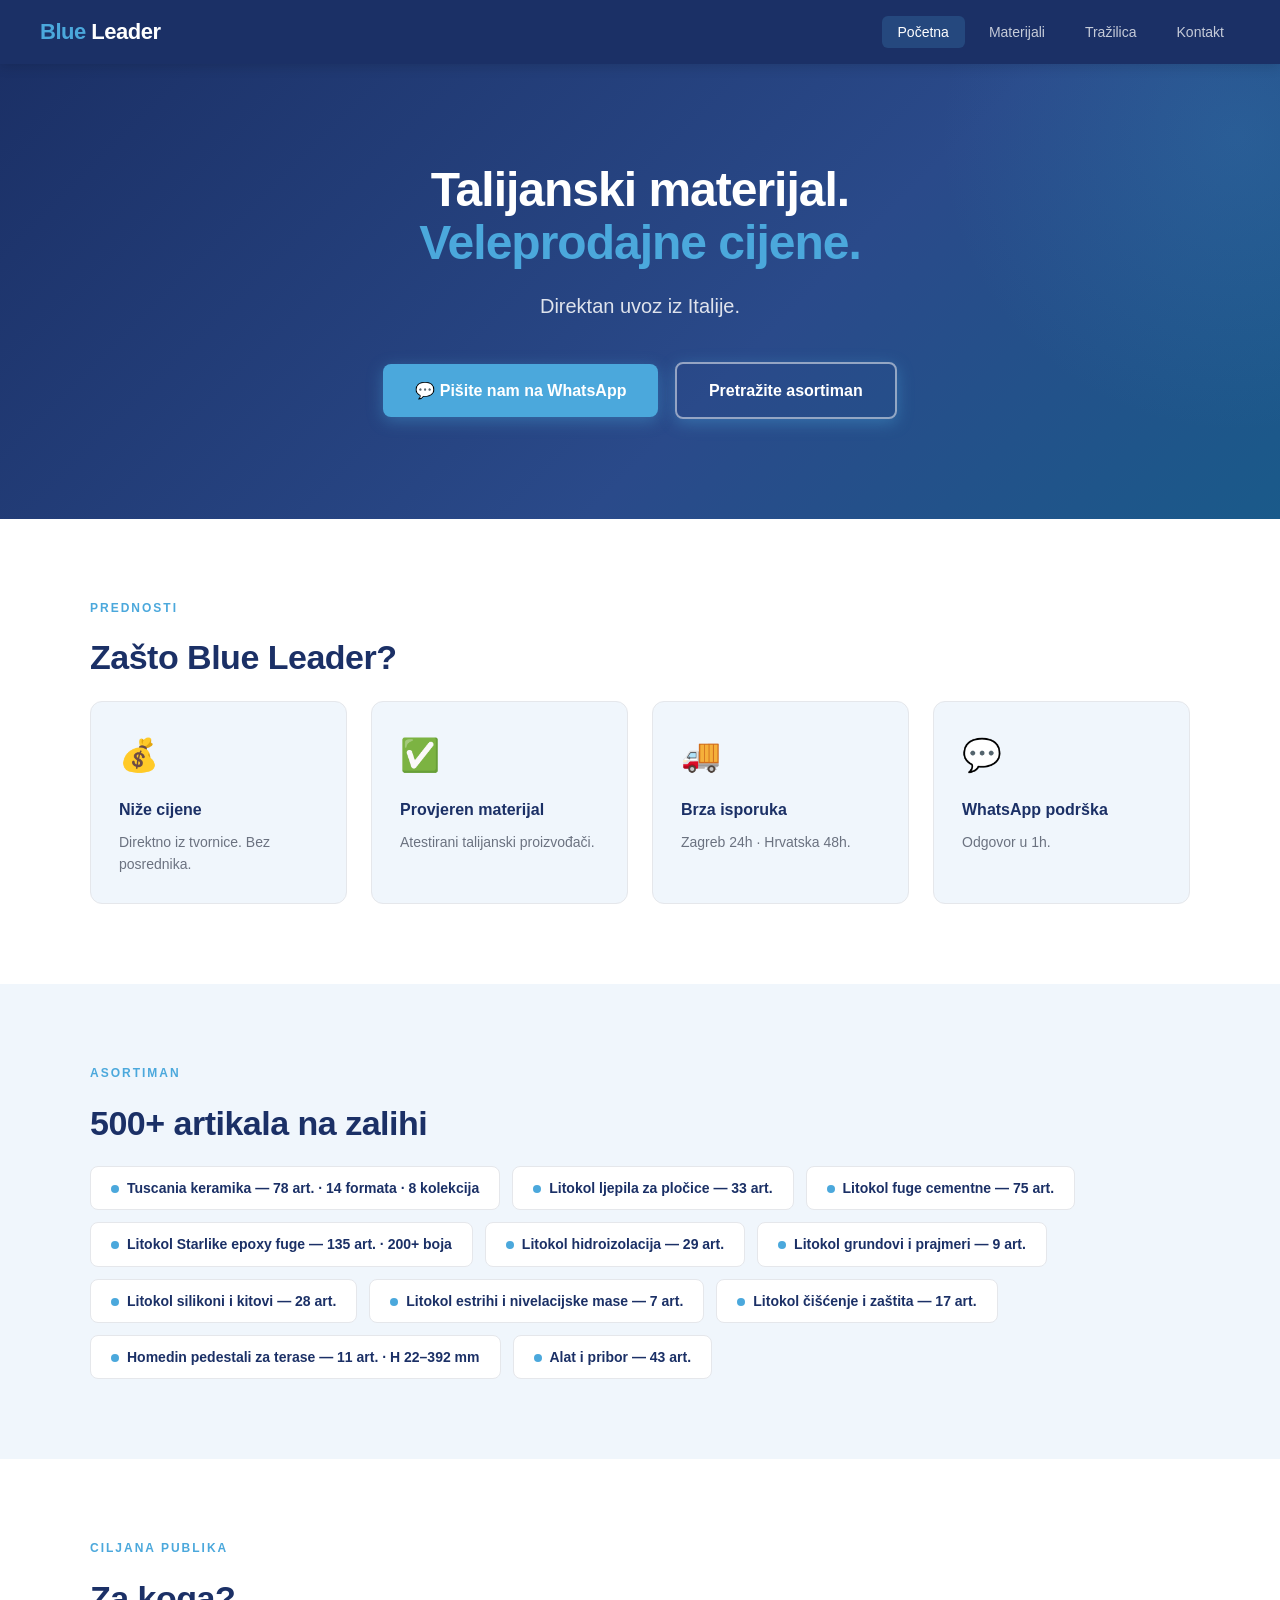
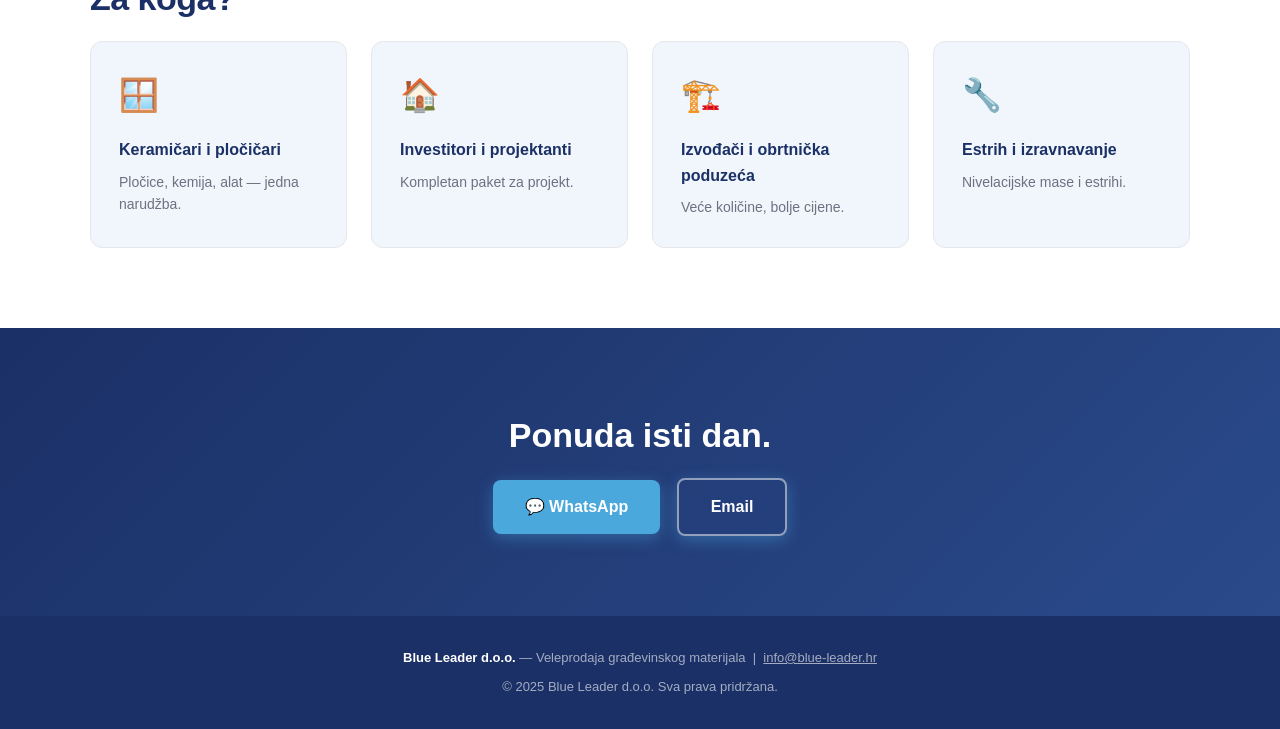
<file: index.html>
<!DOCTYPE html>
<html lang="hr">
<head>
  <meta charset="UTF-8">
  <meta name="viewport" content="width=device-width, initial-scale=1.0">
  <title>Blue Leader — Veleprodaja građevinskog materijala</title>
  <meta name="description" content="Blue Leader d.o.o. — direktni uvoznik talijanskog građevinskog materijala. Tuscania pločice, Litokol ljepila, fuge i hidroizolacija po veleprodajnim cijenama.">
  <link rel="stylesheet" href="style.css">
</head>
<body>

<nav>
  <a href="index.html" class="logo"><span>Blue</span> Leader</a>
  <ul>
    <li><a href="index.html" class="active">Početna</a></li>
    <li><a href="usluge.html">Materijali</a></li>
    <li><a href="trazilica.html">Tražilica</a></li>
    <li><a href="kontakt.html">Kontakt</a></li>
  </ul>
</nav>

<!-- HERO -->
<section class="hero">
  <div class="container">
    <h1>Talijanski materijal.<br><span>Veleprodajne cijene.</span></h1>
    <p>Direktan uvoz iz Italije.</p>
    <a href="https://wa.me/385XXXXXXXXX?text=Pozdrav%2C%20zanima%20me%20va%C5%A1a%20ponuda%20materijala." class="btn" target="_blank">💬 Pišite nam na WhatsApp</a>
    <a href="trazilica.html" class="btn btn-outline">Pretražite asortiman</a>
  </div>
</section>

<!-- ZAŠTO MI -->
<section>
  <div class="container">
    <div class="section-label">Prednosti</div>
    <h2 class="section-title">Zašto Blue Leader?</h2>

    <div class="why-grid">
      <div class="why-card">
        <div class="why-icon">💰</div>
        <h3>Niže cijene</h3>
        <p>Direktno iz tvornice. Bez posrednika.</p>
      </div>
      <div class="why-card">
        <div class="why-icon">✅</div>
        <h3>Provjeren materijal</h3>
        <p>Atestirani talijanski proizvođači.</p>
      </div>
      <div class="why-card">
        <div class="why-icon">🚚</div>
        <h3>Brza isporuka</h3>
        <p>Zagreb 24h · Hrvatska 48h.</p>
      </div>
      <div class="why-card">
        <div class="why-icon">💬</div>
        <h3>WhatsApp podrška</h3>
        <p>Odgovor u 1h.</p>
      </div>
    </div>
  </div>
</section>

<!-- MATERIJALI PREGLED -->
<section class="trades-bg">
  <div class="container">
    <div class="section-label">Asortiman</div>
    <h2 class="section-title">500+ artikala na zalihi</h2>

    <div class="trades-list">
      <div class="trade-tag"><span class="dot"></span>Tuscania keramika — 78 art. · 14 formata · 8 kolekcija</div>
      <div class="trade-tag"><span class="dot"></span>Litokol ljepila za pločice — 33 art.</div>
      <div class="trade-tag"><span class="dot"></span>Litokol fuge cementne — 75 art.</div>
      <div class="trade-tag"><span class="dot"></span>Litokol Starlike epoxy fuge — 135 art. · 200+ boja</div>
      <div class="trade-tag"><span class="dot"></span>Litokol hidroizolacija — 29 art.</div>
      <div class="trade-tag"><span class="dot"></span>Litokol grundovi i prajmeri — 9 art.</div>
      <div class="trade-tag"><span class="dot"></span>Litokol silikoni i kitovi — 28 art.</div>
      <div class="trade-tag"><span class="dot"></span>Litokol estrihi i nivelacijske mase — 7 art.</div>
      <div class="trade-tag"><span class="dot"></span>Litokol čišćenje i zaštita — 17 art.</div>
      <div class="trade-tag"><span class="dot"></span>Homedin pedestali za terase — 11 art. · H 22–392 mm</div>
      <div class="trade-tag"><span class="dot"></span>Alat i pribor — 43 art.</div>
    </div>
  </div>
</section>

<!-- ZA KOGA -->
<section>
  <div class="container">
    <div class="section-label">Ciljana publika</div>
    <h2 class="section-title">Za koga?</h2>

    <div class="why-grid">
      <div class="why-card">
        <div class="why-icon">🪟</div>
        <h3>Keramičari i pločičari</h3>
        <p>Pločice, kemija, alat — jedna narudžba.</p>
      </div>
      <div class="why-card">
        <div class="why-icon">🏠</div>
        <h3>Investitori i projektanti</h3>
        <p>Kompletan paket za projekt.</p>
      </div>
      <div class="why-card">
        <div class="why-icon">🏗️</div>
        <h3>Izvođači i obrtnička poduzeća</h3>
        <p>Veće količine, bolje cijene.</p>
      </div>
      <div class="why-card">
        <div class="why-icon">🔧</div>
        <h3>Estrih i izravnavanje</h3>
        <p>Nivelacijske mase i estrihi.</p>
      </div>
    </div>
  </div>
</section>

<!-- CTA -->
<section class="cta-banner">
  <div class="container">
    <h2>Ponuda isti dan.</h2>
    <a href="https://wa.me/385XXXXXXXXX?text=Pozdrav%2C%20trebam%20ponudu." class="btn" target="_blank">💬 WhatsApp</a>
    <a href="kontakt.html" class="btn btn-outline" style="margin-left:12px">Email</a>
  </div>
</section>

<footer>
  <p><strong>Blue Leader d.o.o.</strong> — Veleprodaja građevinskog materijala &nbsp;|&nbsp; <a href="mailto:info@blue-leader.hr" style="color:rgba(255,255,255,0.6)">info@blue-leader.hr</a></p>
  <p style="margin-top:8px">© 2025 Blue Leader d.o.o. Sva prava pridržana.</p>
</footer>

</body>
</html>
</file>
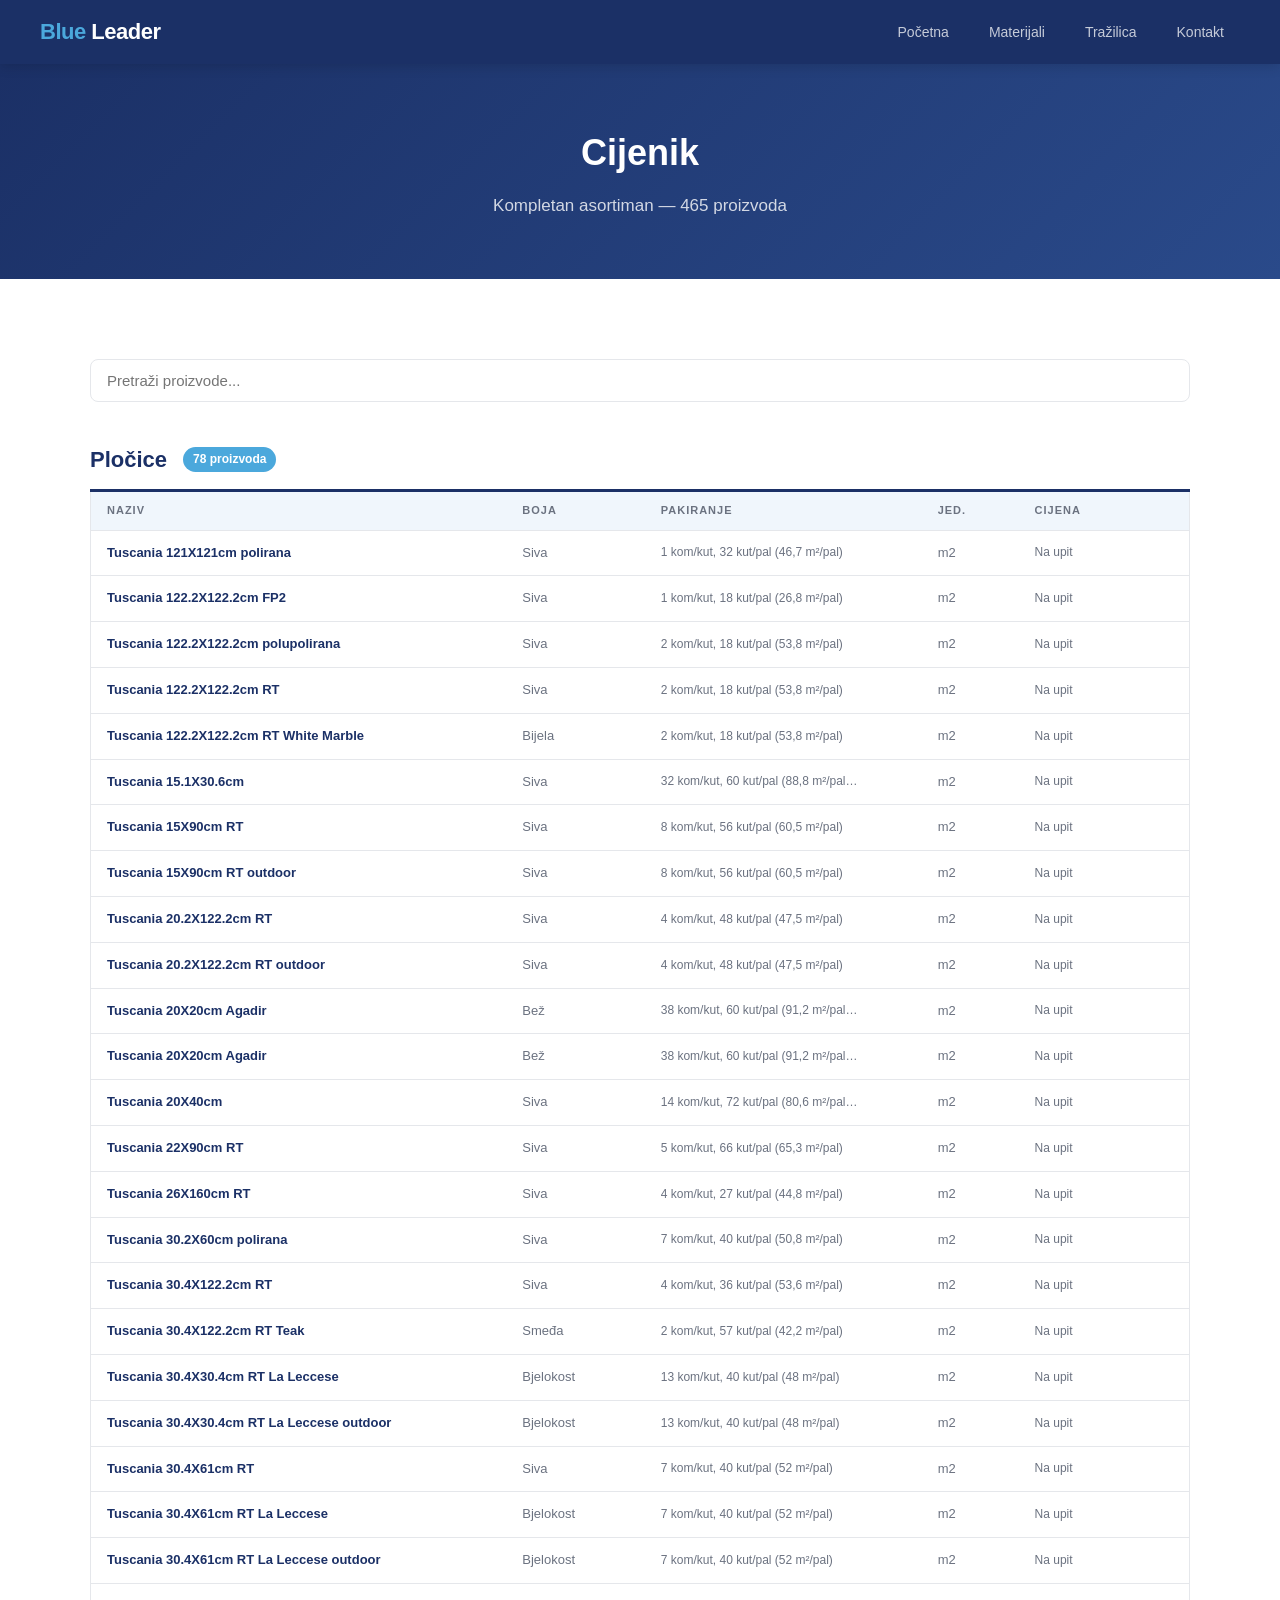
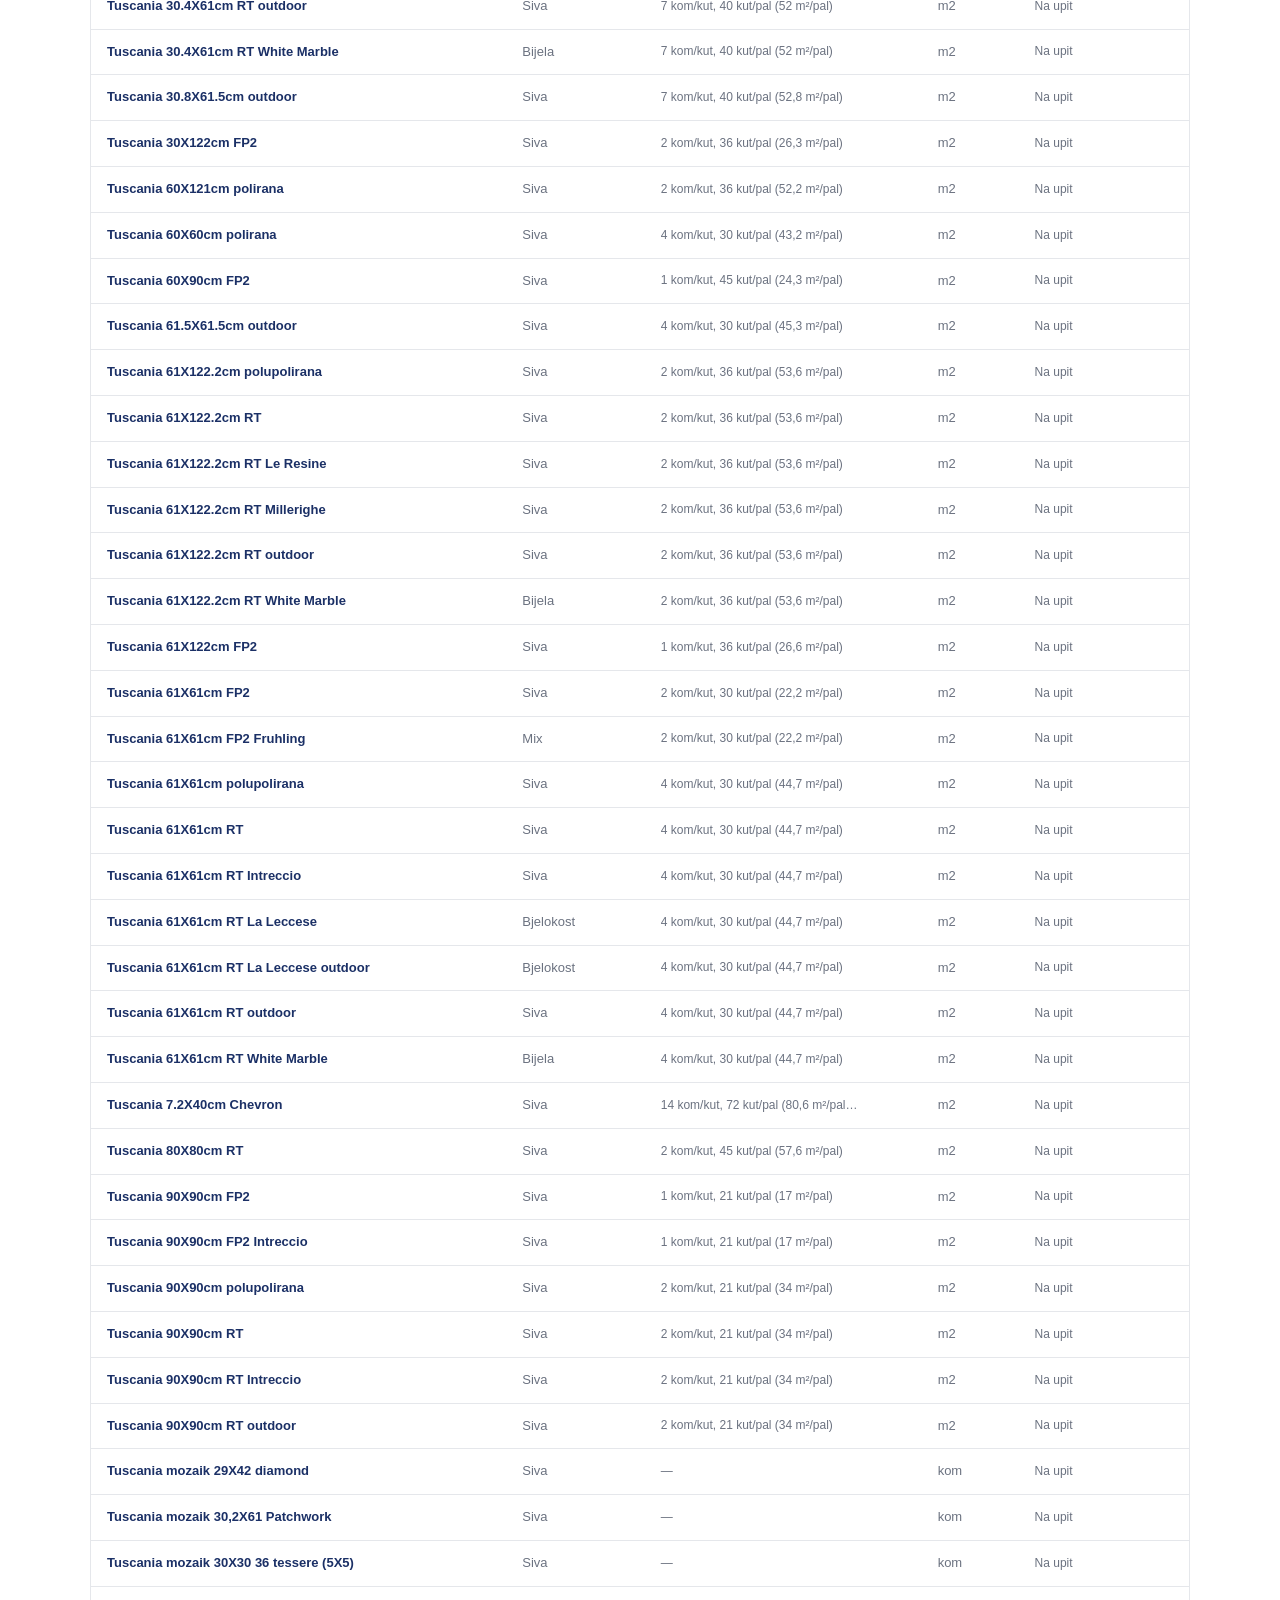
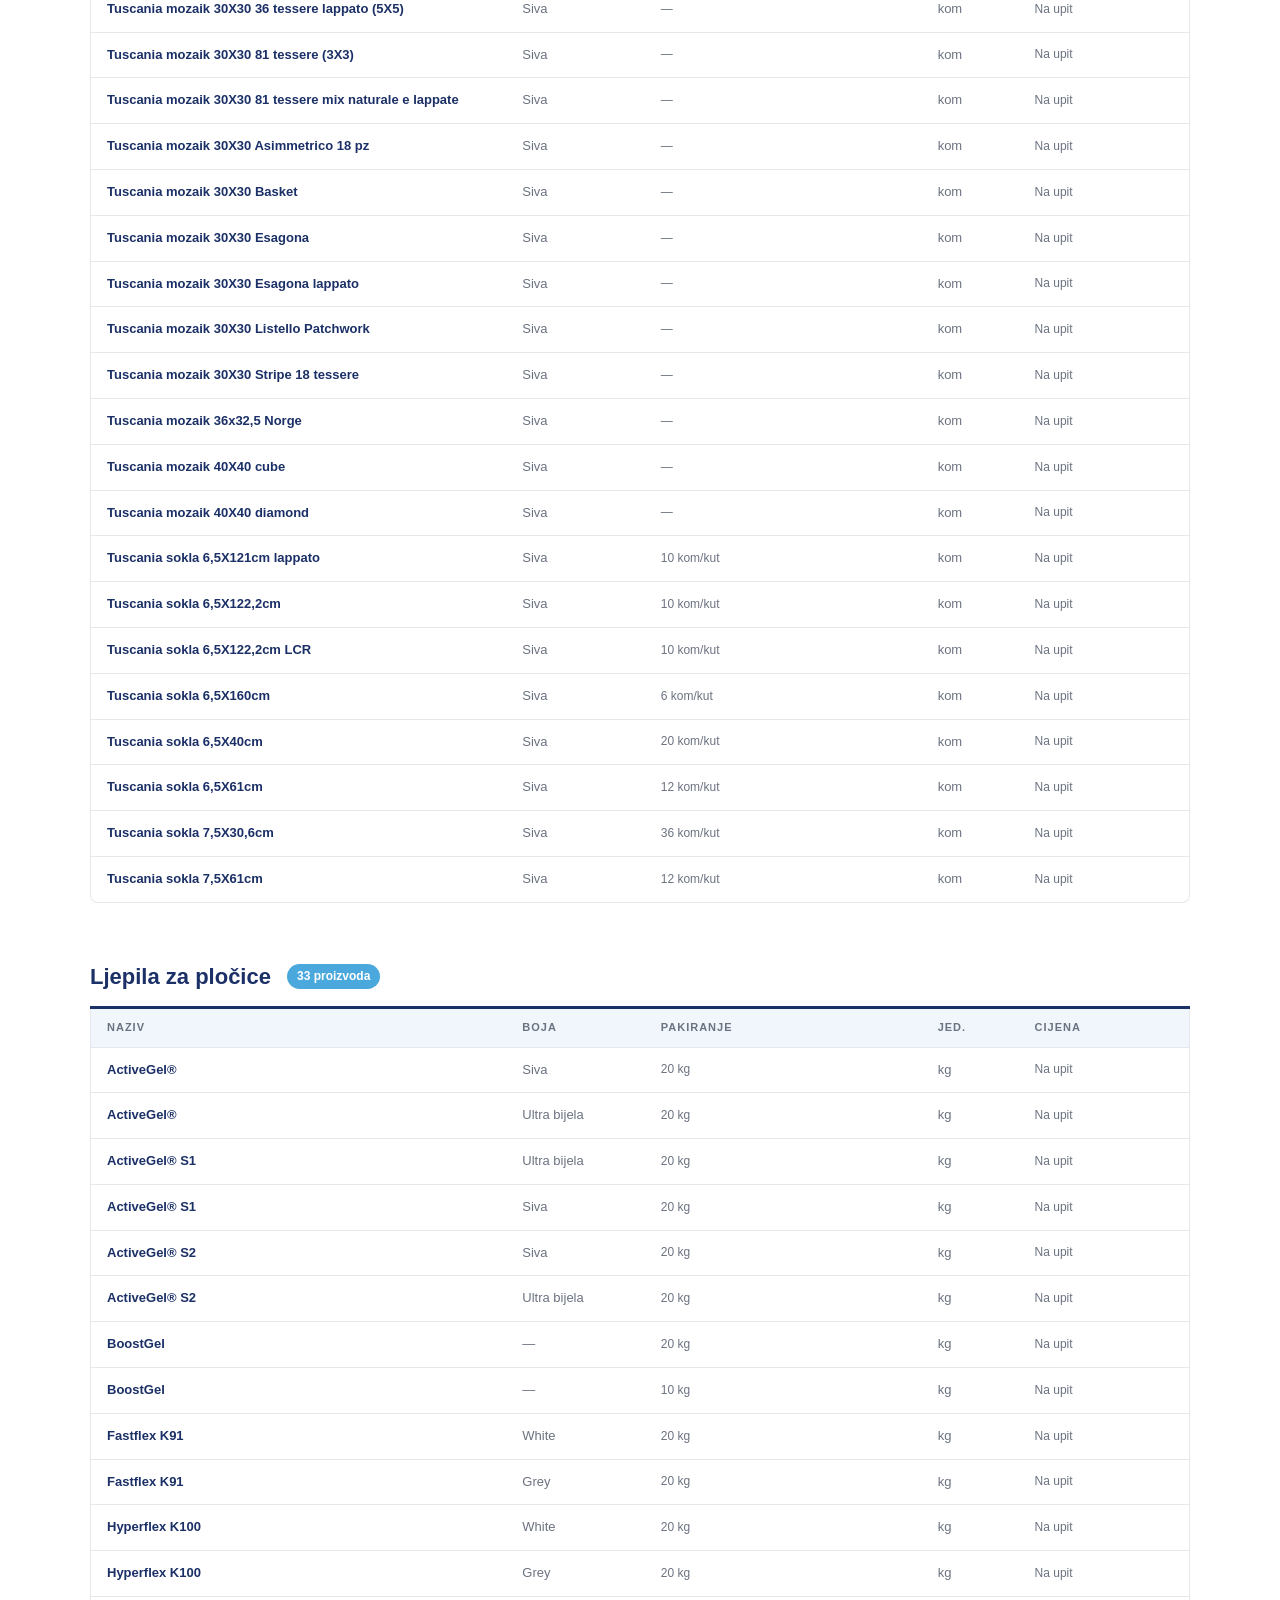
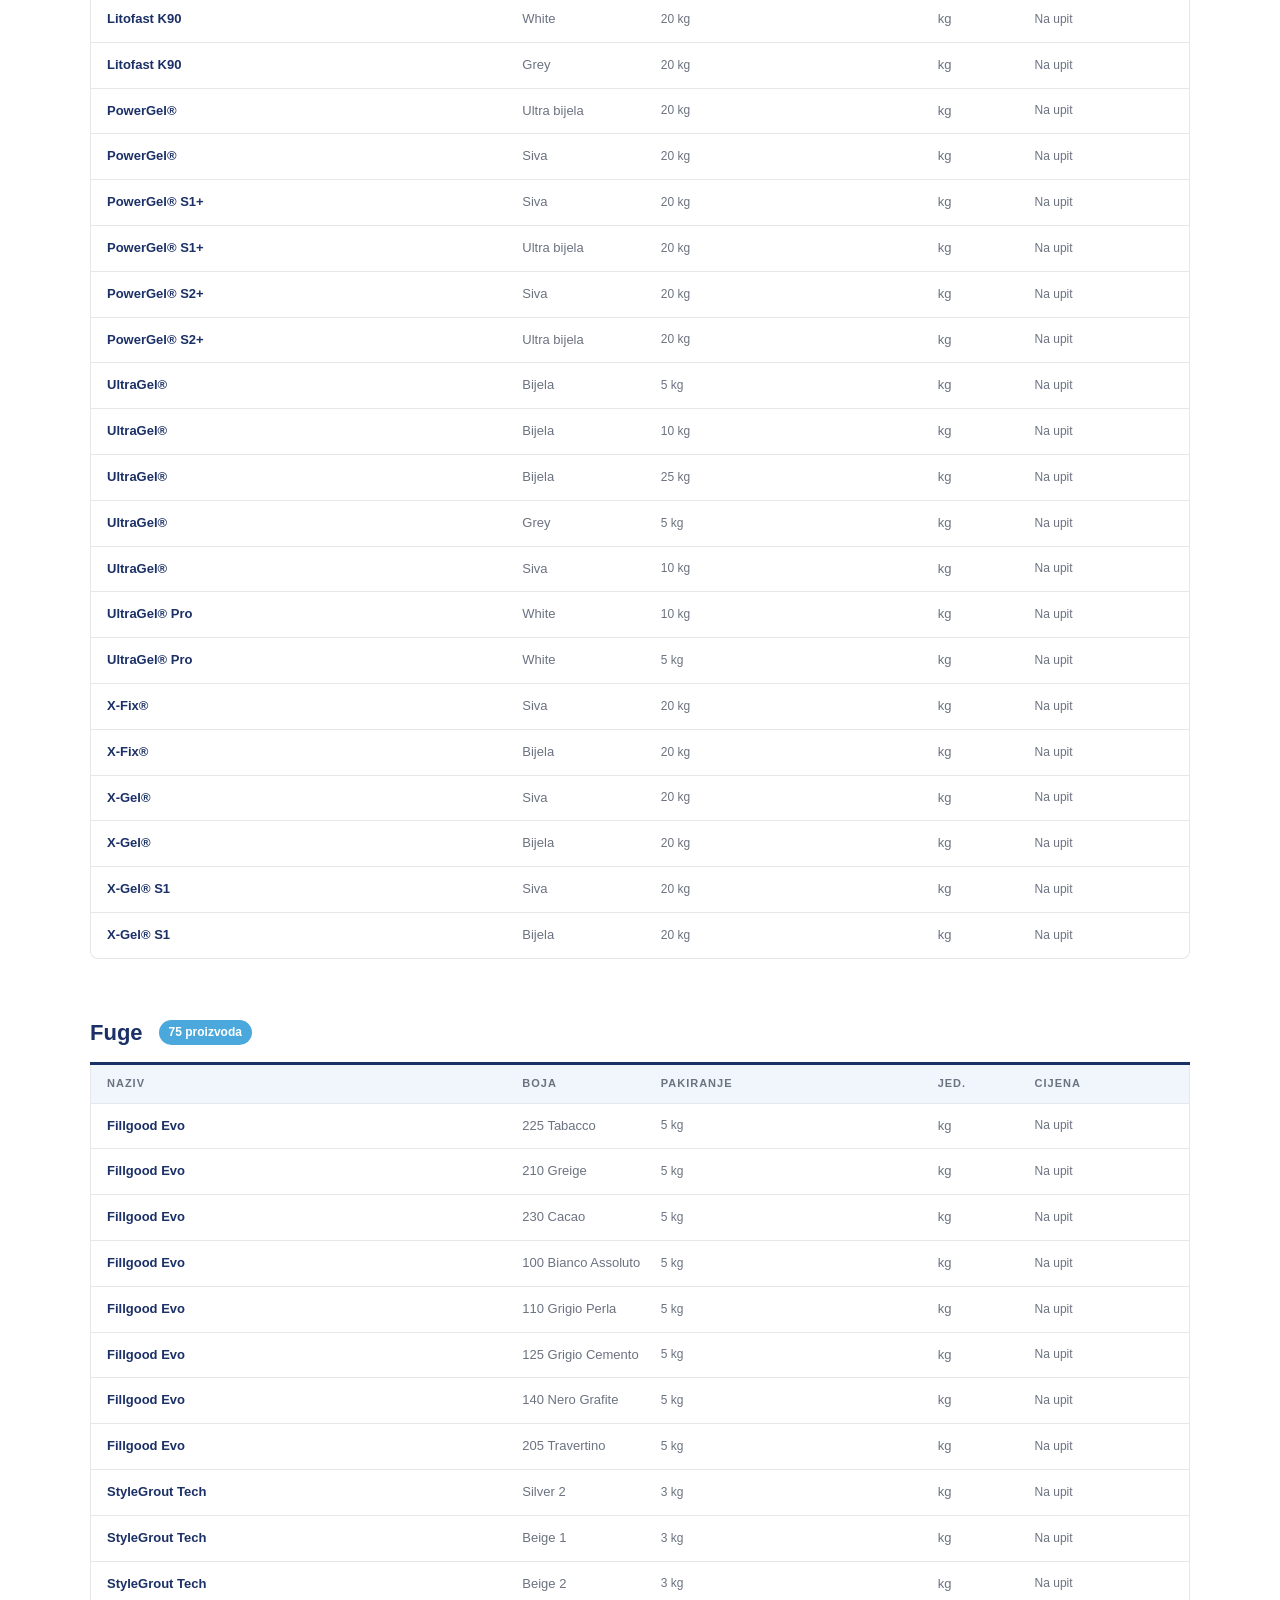
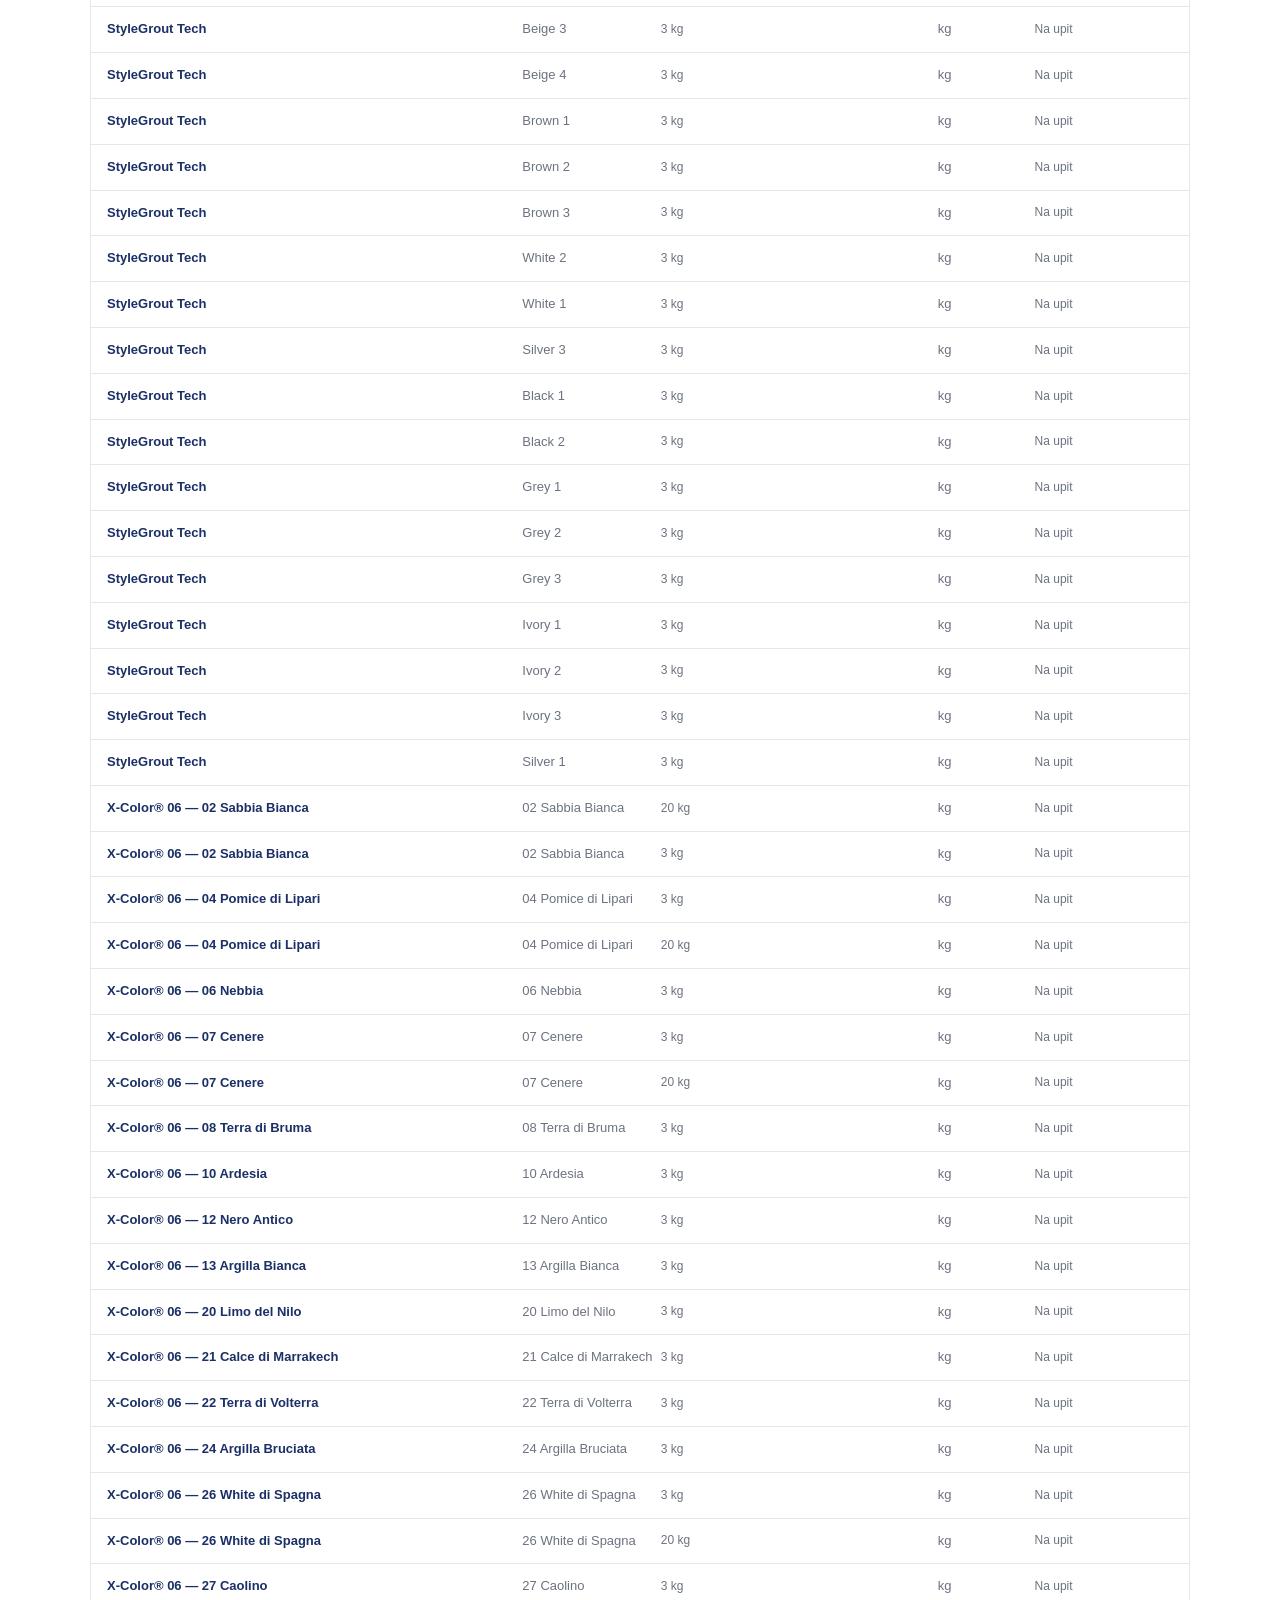
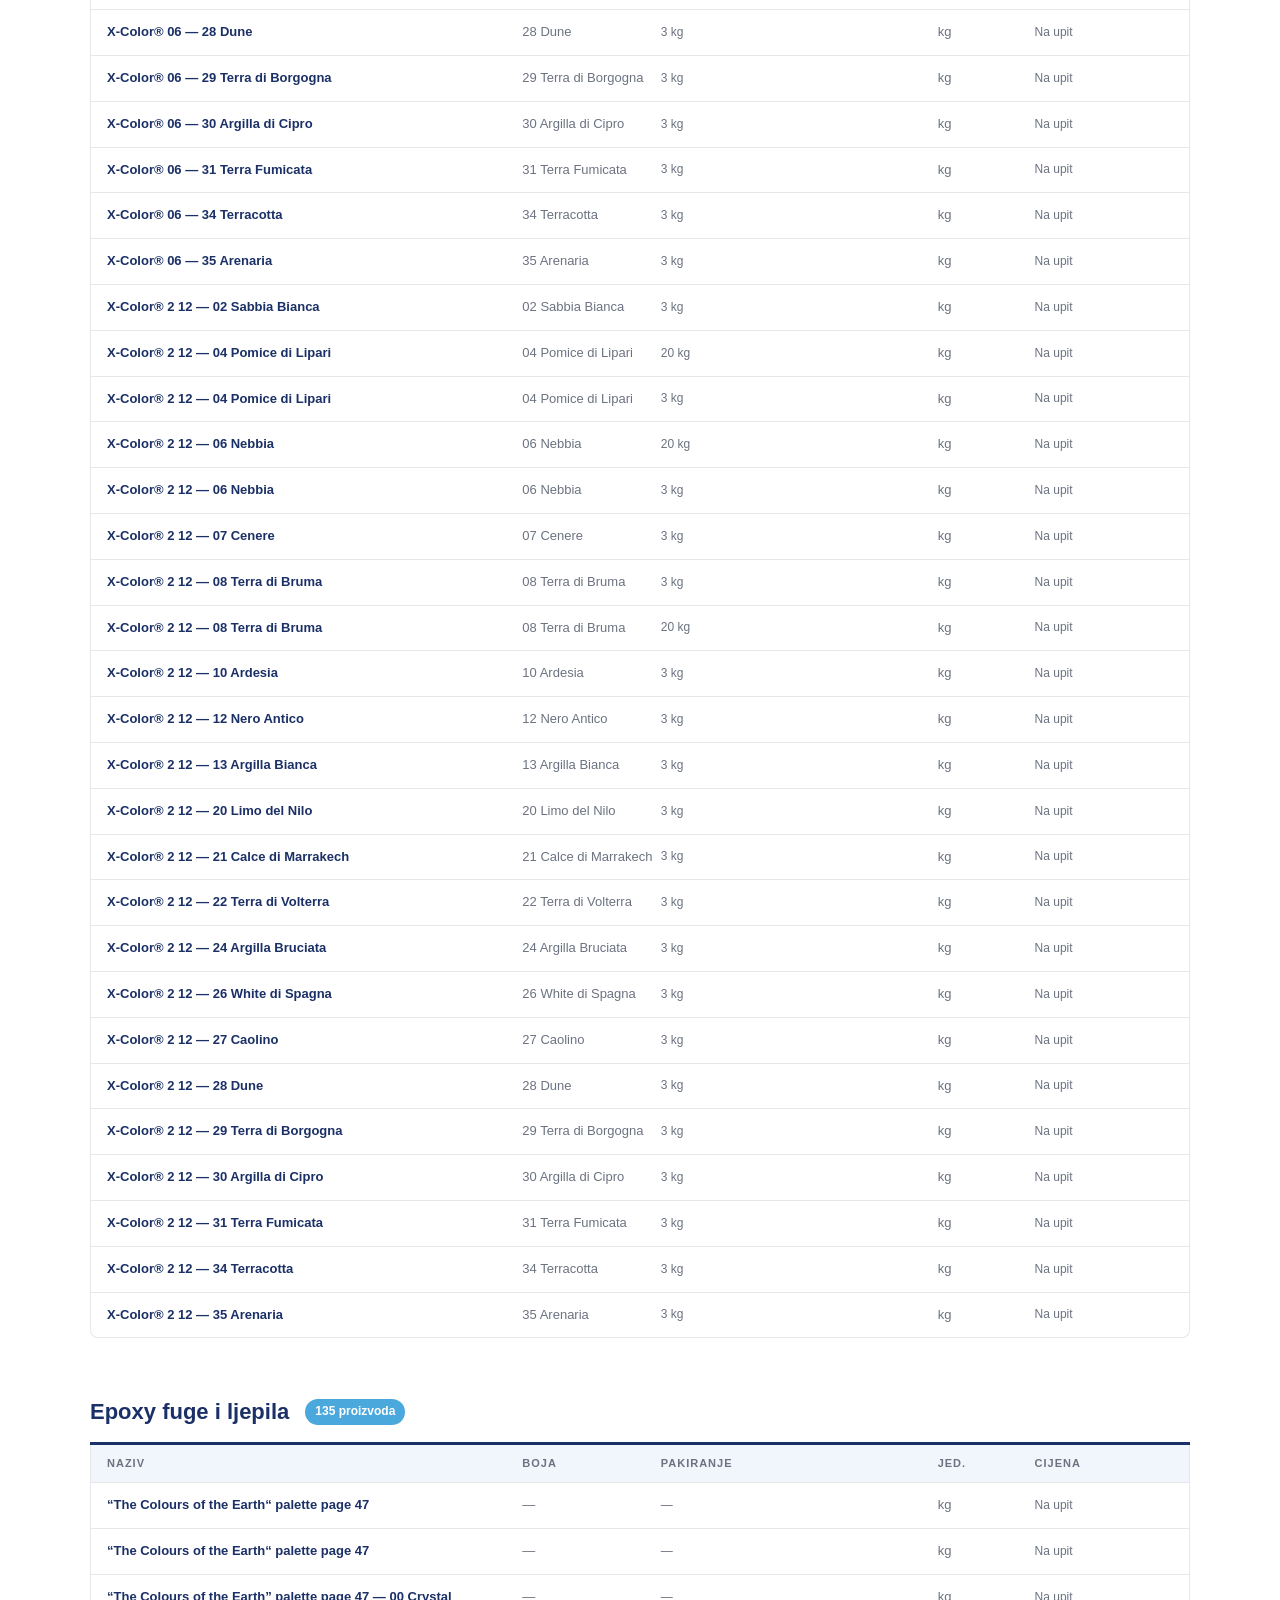
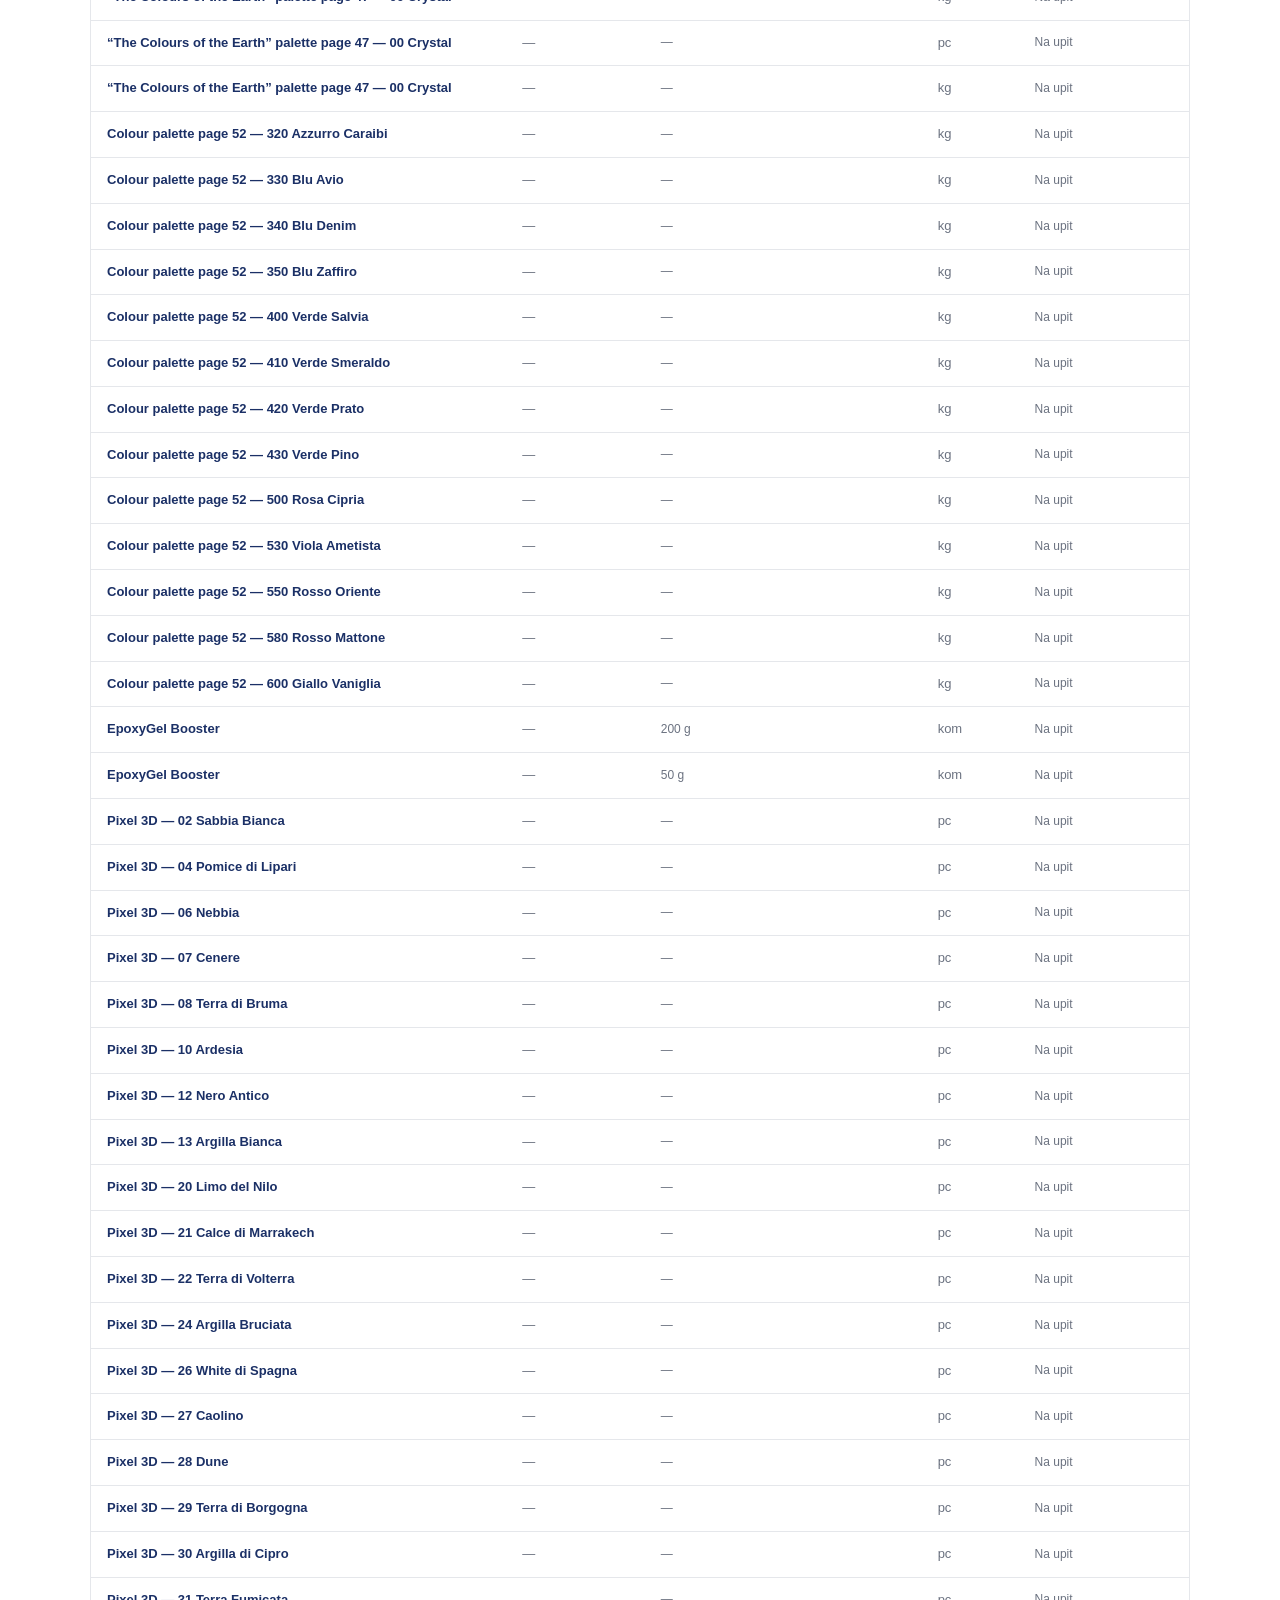
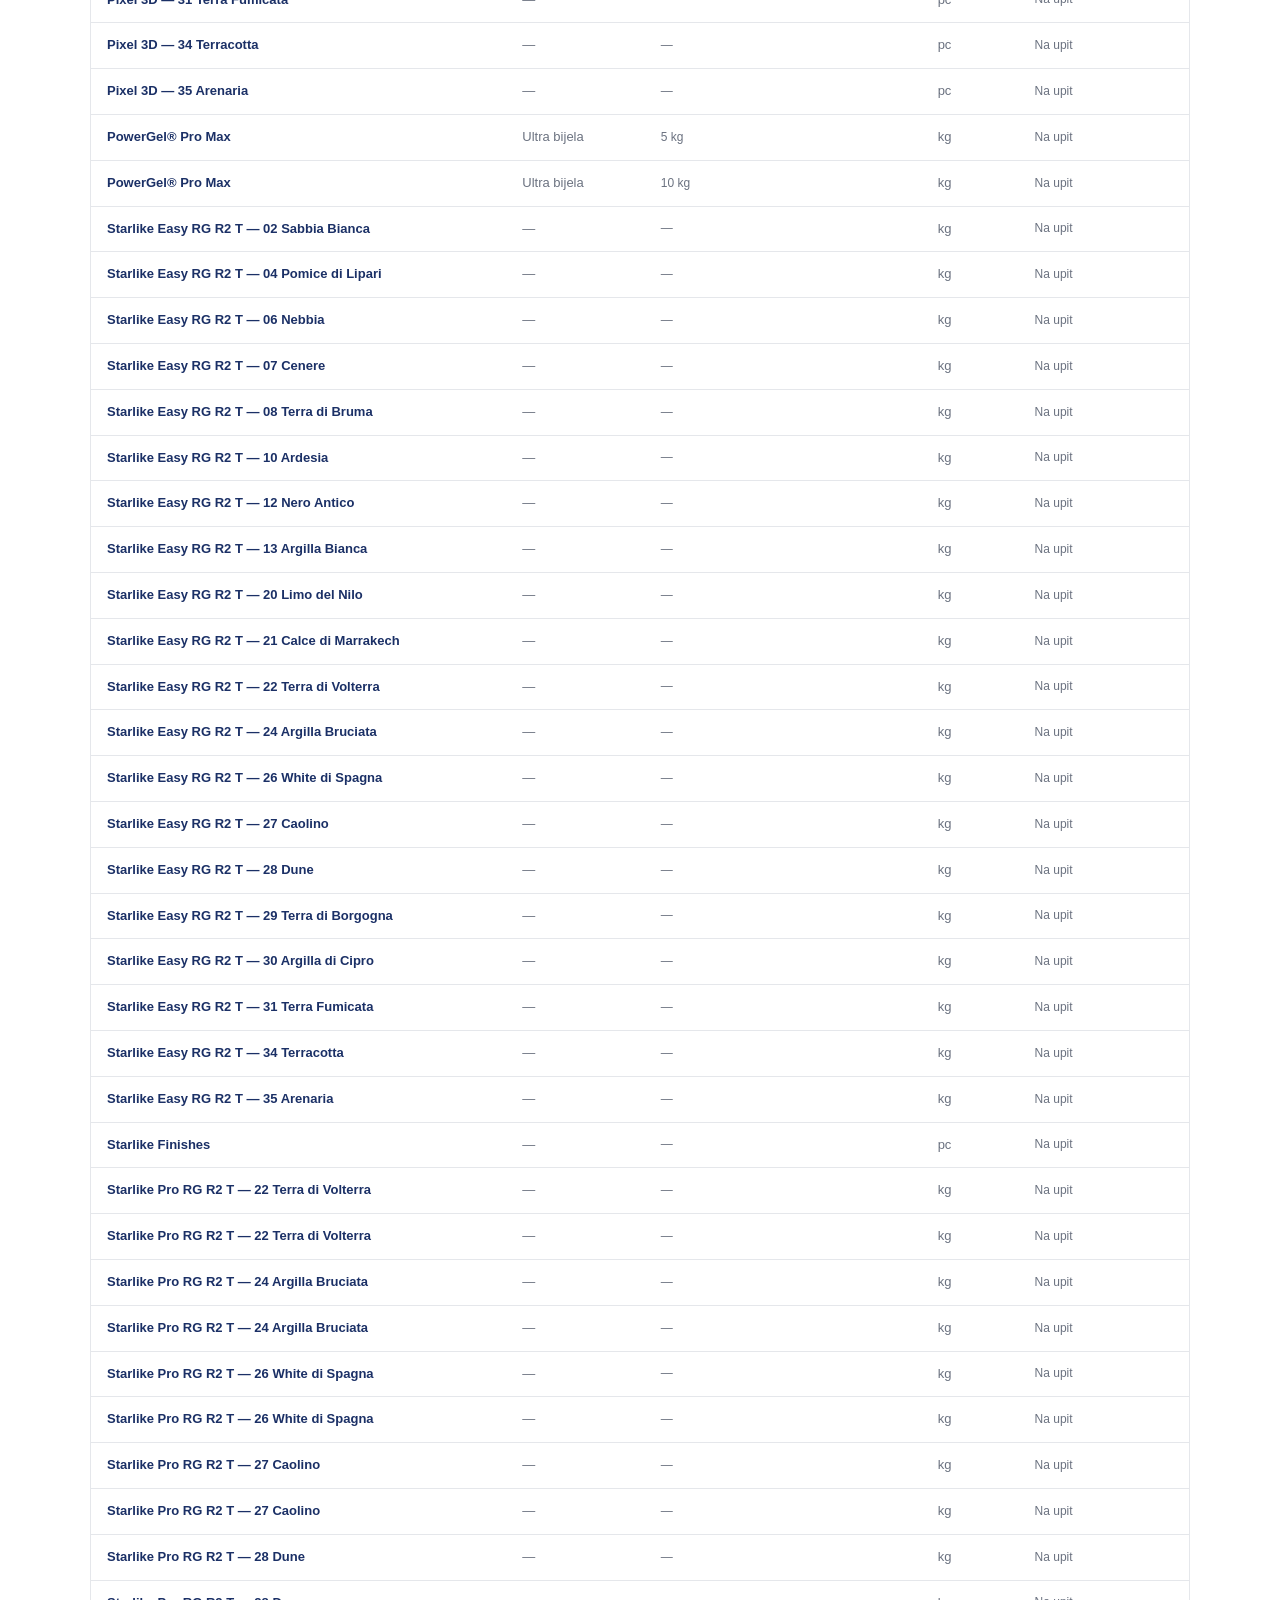
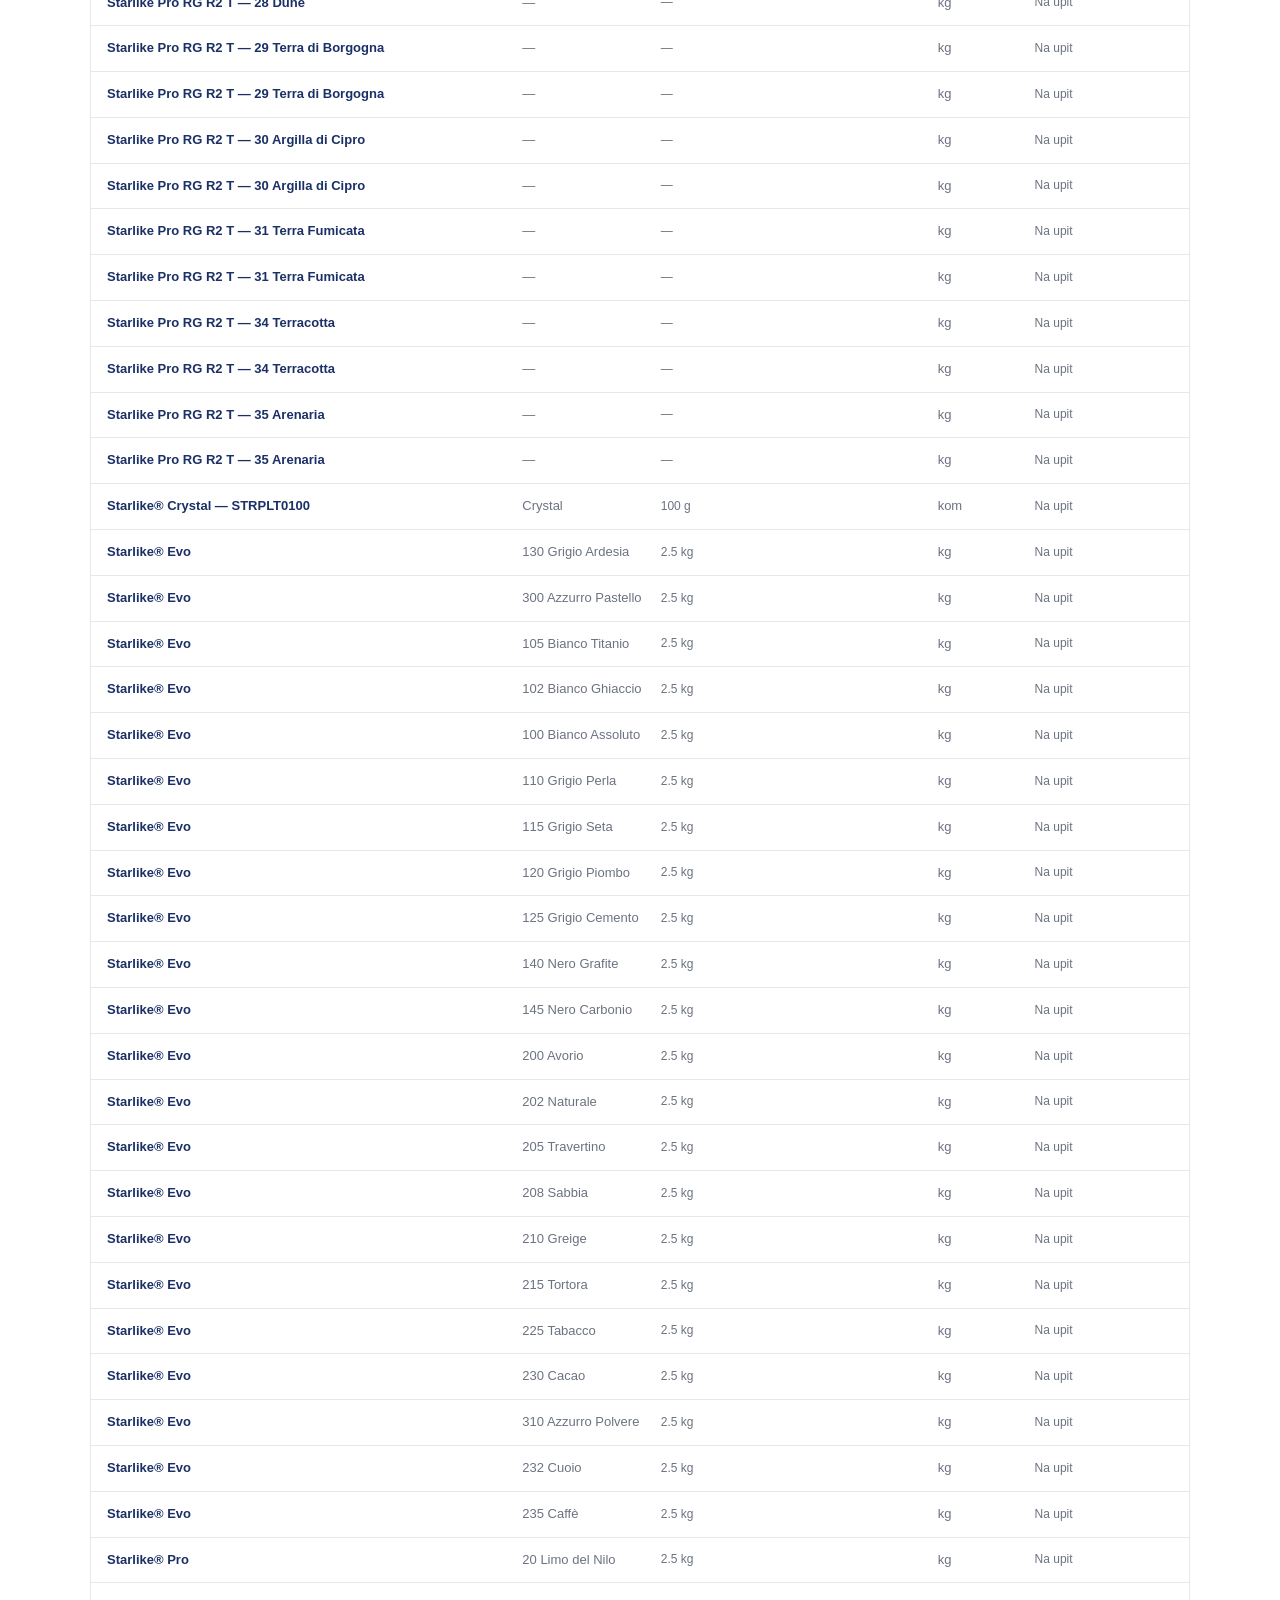
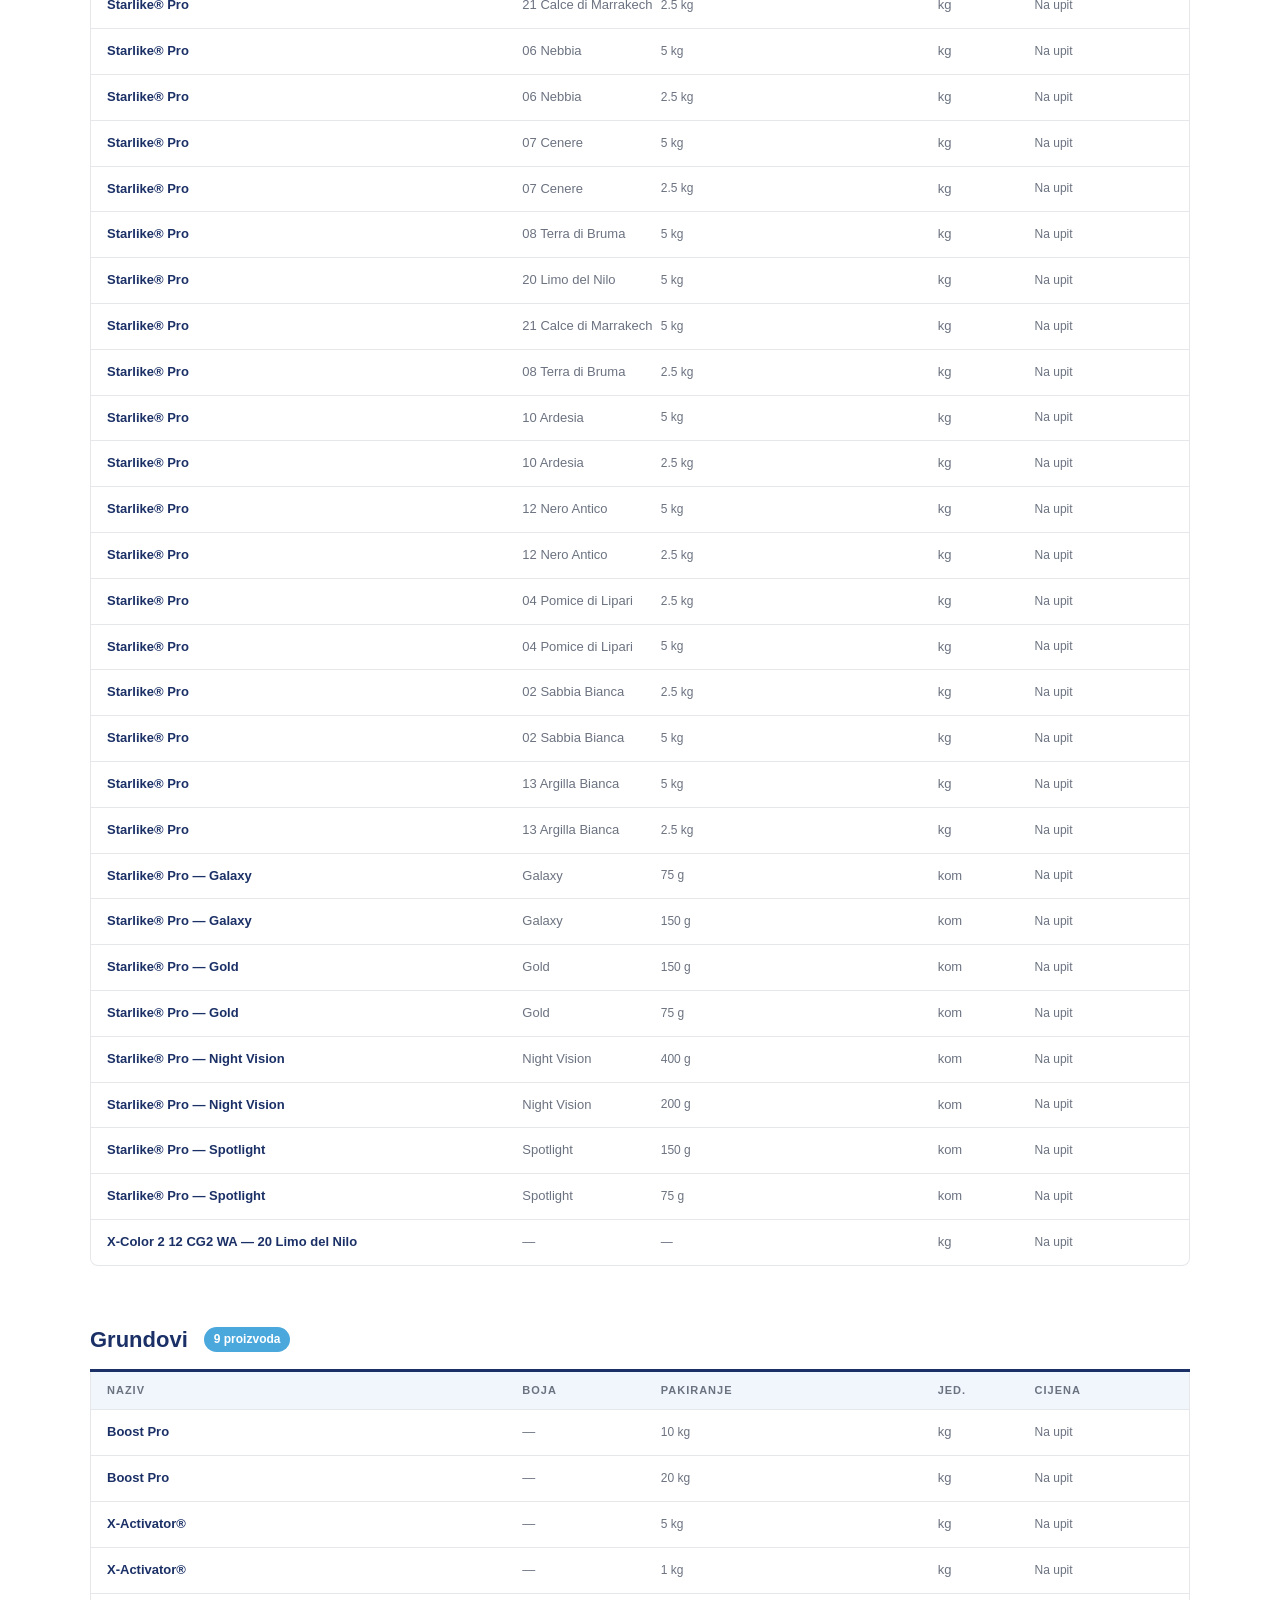
<file: cijenik.html>
<!DOCTYPE html>
<html lang="hr">
<head>
  <meta charset="UTF-8">
  <meta name="viewport" content="width=device-width, initial-scale=1.0">
  <title>Cijenik — Blue Leader</title>
  <meta name="description" content="Cijenik Blue Leader d.o.o. — kompletan asortiman građevinskog materijala.">
  <link rel="stylesheet" href="style.css">
  <style>
    .cat-section { margin-bottom: 56px; }
    .cat-header {
      display: flex; align-items: center; gap: 16px;
      border-bottom: 3px solid var(--navy); padding-bottom: 12px; margin-bottom: 0;
    }
    .cat-header h2 { font-size: 22px; font-weight: 800; color: var(--navy); }
    .cat-count {
      background: var(--blue); color: white;
      font-size: 12px; font-weight: 700;
      padding: 3px 10px; border-radius: 20px;
    }
    .cat-table { border: 1px solid var(--border); border-top: none; border-radius: 0 0 8px 8px; overflow: hidden; }
    .ct-head {
      display: grid; grid-template-columns: 3fr 1fr 2fr 0.7fr 1fr;
      background: var(--light); padding: 10px 16px;
      font-size: 11px; font-weight: 700; text-transform: uppercase;
      letter-spacing: 1px; color: var(--grey);
      border-bottom: 1px solid var(--border);
    }
    .ct-row {
      display: grid; grid-template-columns: 3fr 1fr 2fr 0.7fr 1fr;
      padding: 12px 16px; border-bottom: 1px solid var(--border);
      font-size: 13px; align-items: center; transition: background 0.15s;
    }
    .ct-row:last-child { border-bottom: none; }
    .ct-row:hover { background: #f8fafc; }
    .prod-name { font-weight: 600; color: var(--navy); }
    .prod-color, .prod-pkg, .prod-unit { color: var(--grey); }
    .prod-pkg { font-size: 12px; }
    .prod-price { font-size: 12px; }
    .search-bar { display: flex; gap: 12px; margin-bottom: 40px; }
    .search-bar input {
      flex: 1; padding: 12px 16px; border: 1px solid var(--border);
      border-radius: 8px; font-size: 15px; outline: none;
    }
    .search-bar input:focus { border-color: var(--blue); }
    @media (max-width: 768px) {
      .ct-head, .ct-row { grid-template-columns: 2fr 1fr 1fr; }
      .ct-head span:nth-child(2), .ct-row .prod-color,
      .ct-head span:nth-child(3), .ct-row .prod-pkg { display: none; }
    }
  </style>
</head>
<body>

<nav>
  <a href="index.html" class="logo"><span>Blue</span> Leader</a>
  <ul>
    <li><a href="index.html">Početna</a></li>
    <li><a href="usluge.html">Materijali</a></li>
    <li><a href="trazilica.html">Tražilica</a></li>
    <li><a href="kontakt.html">Kontakt</a></li>
  </ul>
</nav>

<div class="page-hero">
  <h1>Cijenik</h1>
  <p>Kompletan asortiman — 465 proizvoda</p>
</div>

<section>
  <div class="container">

    <div class="search-bar">
      <input type="text" id="search" placeholder="Pretraži proizvode..." oninput="filterProducts(this.value)">
    </div>

    <div id="catalog">

    <div class="cat-section">
      <div class="cat-header">
        <h2>Pločice</h2>
        <span class="cat-count">78 proizvoda</span>
      </div>
      <div class="cat-table">
        <div class="ct-head">
          <span>Naziv</span>
          <span>Boja</span>
          <span>Pakiranje</span>
          <span>Jed.</span>
          <span>Cijena</span>
        </div>
        <div class="ct-row">
          <span class="prod-name">Tuscania 121X121cm polirana</span>
          <span class="prod-color">Siva</span>
          <span class="prod-pkg">1 kom/kut, 32 kut/pal (46,7 m²/pal)</span>
          <span class="prod-unit">m2</span>
          <span class="prod-price"><span style="color:#6b7280;font-size:12px">Na upit</span></span>
        </div>
        <div class="ct-row">
          <span class="prod-name">Tuscania 122.2X122.2cm FP2</span>
          <span class="prod-color">Siva</span>
          <span class="prod-pkg">1 kom/kut, 18 kut/pal (26,8 m²/pal)</span>
          <span class="prod-unit">m2</span>
          <span class="prod-price"><span style="color:#6b7280;font-size:12px">Na upit</span></span>
        </div>
        <div class="ct-row">
          <span class="prod-name">Tuscania 122.2X122.2cm polupolirana</span>
          <span class="prod-color">Siva</span>
          <span class="prod-pkg">2 kom/kut, 18 kut/pal (53,8 m²/pal)</span>
          <span class="prod-unit">m2</span>
          <span class="prod-price"><span style="color:#6b7280;font-size:12px">Na upit</span></span>
        </div>
        <div class="ct-row">
          <span class="prod-name">Tuscania 122.2X122.2cm RT</span>
          <span class="prod-color">Siva</span>
          <span class="prod-pkg">2 kom/kut, 18 kut/pal (53,8 m²/pal)</span>
          <span class="prod-unit">m2</span>
          <span class="prod-price"><span style="color:#6b7280;font-size:12px">Na upit</span></span>
        </div>
        <div class="ct-row">
          <span class="prod-name">Tuscania 122.2X122.2cm RT White Marble</span>
          <span class="prod-color">Bijela</span>
          <span class="prod-pkg">2 kom/kut, 18 kut/pal (53,8 m²/pal)</span>
          <span class="prod-unit">m2</span>
          <span class="prod-price"><span style="color:#6b7280;font-size:12px">Na upit</span></span>
        </div>
        <div class="ct-row">
          <span class="prod-name">Tuscania 15.1X30.6cm</span>
          <span class="prod-color">Siva</span>
          <span class="prod-pkg">32 kom/kut, 60 kut/pal (88,8 m²/pal…</span>
          <span class="prod-unit">m2</span>
          <span class="prod-price"><span style="color:#6b7280;font-size:12px">Na upit</span></span>
        </div>
        <div class="ct-row">
          <span class="prod-name">Tuscania 15X90cm RT</span>
          <span class="prod-color">Siva</span>
          <span class="prod-pkg">8 kom/kut, 56 kut/pal (60,5 m²/pal)</span>
          <span class="prod-unit">m2</span>
          <span class="prod-price"><span style="color:#6b7280;font-size:12px">Na upit</span></span>
        </div>
        <div class="ct-row">
          <span class="prod-name">Tuscania 15X90cm RT outdoor</span>
          <span class="prod-color">Siva</span>
          <span class="prod-pkg">8 kom/kut, 56 kut/pal (60,5 m²/pal)</span>
          <span class="prod-unit">m2</span>
          <span class="prod-price"><span style="color:#6b7280;font-size:12px">Na upit</span></span>
        </div>
        <div class="ct-row">
          <span class="prod-name">Tuscania 20.2X122.2cm RT</span>
          <span class="prod-color">Siva</span>
          <span class="prod-pkg">4 kom/kut, 48 kut/pal (47,5 m²/pal)</span>
          <span class="prod-unit">m2</span>
          <span class="prod-price"><span style="color:#6b7280;font-size:12px">Na upit</span></span>
        </div>
        <div class="ct-row">
          <span class="prod-name">Tuscania 20.2X122.2cm RT outdoor</span>
          <span class="prod-color">Siva</span>
          <span class="prod-pkg">4 kom/kut, 48 kut/pal (47,5 m²/pal)</span>
          <span class="prod-unit">m2</span>
          <span class="prod-price"><span style="color:#6b7280;font-size:12px">Na upit</span></span>
        </div>
        <div class="ct-row">
          <span class="prod-name">Tuscania 20X20cm Agadir</span>
          <span class="prod-color">Bež</span>
          <span class="prod-pkg">38 kom/kut, 60 kut/pal (91,2 m²/pal…</span>
          <span class="prod-unit">m2</span>
          <span class="prod-price"><span style="color:#6b7280;font-size:12px">Na upit</span></span>
        </div>
        <div class="ct-row">
          <span class="prod-name">Tuscania 20X20cm Agadir</span>
          <span class="prod-color">Bež</span>
          <span class="prod-pkg">38 kom/kut, 60 kut/pal (91,2 m²/pal…</span>
          <span class="prod-unit">m2</span>
          <span class="prod-price"><span style="color:#6b7280;font-size:12px">Na upit</span></span>
        </div>
        <div class="ct-row">
          <span class="prod-name">Tuscania 20X40cm</span>
          <span class="prod-color">Siva</span>
          <span class="prod-pkg">14 kom/kut, 72 kut/pal (80,6 m²/pal…</span>
          <span class="prod-unit">m2</span>
          <span class="prod-price"><span style="color:#6b7280;font-size:12px">Na upit</span></span>
        </div>
        <div class="ct-row">
          <span class="prod-name">Tuscania 22X90cm RT</span>
          <span class="prod-color">Siva</span>
          <span class="prod-pkg">5 kom/kut, 66 kut/pal (65,3 m²/pal)</span>
          <span class="prod-unit">m2</span>
          <span class="prod-price"><span style="color:#6b7280;font-size:12px">Na upit</span></span>
        </div>
        <div class="ct-row">
          <span class="prod-name">Tuscania 26X160cm RT</span>
          <span class="prod-color">Siva</span>
          <span class="prod-pkg">4 kom/kut, 27 kut/pal (44,8 m²/pal)</span>
          <span class="prod-unit">m2</span>
          <span class="prod-price"><span style="color:#6b7280;font-size:12px">Na upit</span></span>
        </div>
        <div class="ct-row">
          <span class="prod-name">Tuscania 30.2X60cm polirana</span>
          <span class="prod-color">Siva</span>
          <span class="prod-pkg">7 kom/kut, 40 kut/pal (50,8 m²/pal)</span>
          <span class="prod-unit">m2</span>
          <span class="prod-price"><span style="color:#6b7280;font-size:12px">Na upit</span></span>
        </div>
        <div class="ct-row">
          <span class="prod-name">Tuscania 30.4X122.2cm RT</span>
          <span class="prod-color">Siva</span>
          <span class="prod-pkg">4 kom/kut, 36 kut/pal (53,6 m²/pal)</span>
          <span class="prod-unit">m2</span>
          <span class="prod-price"><span style="color:#6b7280;font-size:12px">Na upit</span></span>
        </div>
        <div class="ct-row">
          <span class="prod-name">Tuscania 30.4X122.2cm RT Teak</span>
          <span class="prod-color">Smeđa</span>
          <span class="prod-pkg">2 kom/kut, 57 kut/pal (42,2 m²/pal)</span>
          <span class="prod-unit">m2</span>
          <span class="prod-price"><span style="color:#6b7280;font-size:12px">Na upit</span></span>
        </div>
        <div class="ct-row">
          <span class="prod-name">Tuscania 30.4X30.4cm RT La Leccese</span>
          <span class="prod-color">Bjelokost</span>
          <span class="prod-pkg">13 kom/kut, 40 kut/pal (48 m²/pal)</span>
          <span class="prod-unit">m2</span>
          <span class="prod-price"><span style="color:#6b7280;font-size:12px">Na upit</span></span>
        </div>
        <div class="ct-row">
          <span class="prod-name">Tuscania 30.4X30.4cm RT La Leccese outdoor</span>
          <span class="prod-color">Bjelokost</span>
          <span class="prod-pkg">13 kom/kut, 40 kut/pal (48 m²/pal)</span>
          <span class="prod-unit">m2</span>
          <span class="prod-price"><span style="color:#6b7280;font-size:12px">Na upit</span></span>
        </div>
        <div class="ct-row">
          <span class="prod-name">Tuscania 30.4X61cm RT</span>
          <span class="prod-color">Siva</span>
          <span class="prod-pkg">7 kom/kut, 40 kut/pal (52 m²/pal)</span>
          <span class="prod-unit">m2</span>
          <span class="prod-price"><span style="color:#6b7280;font-size:12px">Na upit</span></span>
        </div>
        <div class="ct-row">
          <span class="prod-name">Tuscania 30.4X61cm RT La Leccese</span>
          <span class="prod-color">Bjelokost</span>
          <span class="prod-pkg">7 kom/kut, 40 kut/pal (52 m²/pal)</span>
          <span class="prod-unit">m2</span>
          <span class="prod-price"><span style="color:#6b7280;font-size:12px">Na upit</span></span>
        </div>
        <div class="ct-row">
          <span class="prod-name">Tuscania 30.4X61cm RT La Leccese outdoor</span>
          <span class="prod-color">Bjelokost</span>
          <span class="prod-pkg">7 kom/kut, 40 kut/pal (52 m²/pal)</span>
          <span class="prod-unit">m2</span>
          <span class="prod-price"><span style="color:#6b7280;font-size:12px">Na upit</span></span>
        </div>
        <div class="ct-row">
          <span class="prod-name">Tuscania 30.4X61cm RT outdoor</span>
          <span class="prod-color">Siva</span>
          <span class="prod-pkg">7 kom/kut, 40 kut/pal (52 m²/pal)</span>
          <span class="prod-unit">m2</span>
          <span class="prod-price"><span style="color:#6b7280;font-size:12px">Na upit</span></span>
        </div>
        <div class="ct-row">
          <span class="prod-name">Tuscania 30.4X61cm RT White Marble</span>
          <span class="prod-color">Bijela</span>
          <span class="prod-pkg">7 kom/kut, 40 kut/pal (52 m²/pal)</span>
          <span class="prod-unit">m2</span>
          <span class="prod-price"><span style="color:#6b7280;font-size:12px">Na upit</span></span>
        </div>
        <div class="ct-row">
          <span class="prod-name">Tuscania 30.8X61.5cm outdoor</span>
          <span class="prod-color">Siva</span>
          <span class="prod-pkg">7 kom/kut, 40 kut/pal (52,8 m²/pal)</span>
          <span class="prod-unit">m2</span>
          <span class="prod-price"><span style="color:#6b7280;font-size:12px">Na upit</span></span>
        </div>
        <div class="ct-row">
          <span class="prod-name">Tuscania 30X122cm FP2</span>
          <span class="prod-color">Siva</span>
          <span class="prod-pkg">2 kom/kut, 36 kut/pal (26,3 m²/pal)</span>
          <span class="prod-unit">m2</span>
          <span class="prod-price"><span style="color:#6b7280;font-size:12px">Na upit</span></span>
        </div>
        <div class="ct-row">
          <span class="prod-name">Tuscania 60X121cm polirana</span>
          <span class="prod-color">Siva</span>
          <span class="prod-pkg">2 kom/kut, 36 kut/pal (52,2 m²/pal)</span>
          <span class="prod-unit">m2</span>
          <span class="prod-price"><span style="color:#6b7280;font-size:12px">Na upit</span></span>
        </div>
        <div class="ct-row">
          <span class="prod-name">Tuscania 60X60cm polirana</span>
          <span class="prod-color">Siva</span>
          <span class="prod-pkg">4 kom/kut, 30 kut/pal (43,2 m²/pal)</span>
          <span class="prod-unit">m2</span>
          <span class="prod-price"><span style="color:#6b7280;font-size:12px">Na upit</span></span>
        </div>
        <div class="ct-row">
          <span class="prod-name">Tuscania 60X90cm FP2</span>
          <span class="prod-color">Siva</span>
          <span class="prod-pkg">1 kom/kut, 45 kut/pal (24,3 m²/pal)</span>
          <span class="prod-unit">m2</span>
          <span class="prod-price"><span style="color:#6b7280;font-size:12px">Na upit</span></span>
        </div>
        <div class="ct-row">
          <span class="prod-name">Tuscania 61.5X61.5cm outdoor</span>
          <span class="prod-color">Siva</span>
          <span class="prod-pkg">4 kom/kut, 30 kut/pal (45,3 m²/pal)</span>
          <span class="prod-unit">m2</span>
          <span class="prod-price"><span style="color:#6b7280;font-size:12px">Na upit</span></span>
        </div>
        <div class="ct-row">
          <span class="prod-name">Tuscania 61X122.2cm polupolirana</span>
          <span class="prod-color">Siva</span>
          <span class="prod-pkg">2 kom/kut, 36 kut/pal (53,6 m²/pal)</span>
          <span class="prod-unit">m2</span>
          <span class="prod-price"><span style="color:#6b7280;font-size:12px">Na upit</span></span>
        </div>
        <div class="ct-row">
          <span class="prod-name">Tuscania 61X122.2cm RT</span>
          <span class="prod-color">Siva</span>
          <span class="prod-pkg">2 kom/kut, 36 kut/pal (53,6 m²/pal)</span>
          <span class="prod-unit">m2</span>
          <span class="prod-price"><span style="color:#6b7280;font-size:12px">Na upit</span></span>
        </div>
        <div class="ct-row">
          <span class="prod-name">Tuscania 61X122.2cm RT Le Resine</span>
          <span class="prod-color">Siva</span>
          <span class="prod-pkg">2 kom/kut, 36 kut/pal (53,6 m²/pal)</span>
          <span class="prod-unit">m2</span>
          <span class="prod-price"><span style="color:#6b7280;font-size:12px">Na upit</span></span>
        </div>
        <div class="ct-row">
          <span class="prod-name">Tuscania 61X122.2cm RT Millerighe</span>
          <span class="prod-color">Siva</span>
          <span class="prod-pkg">2 kom/kut, 36 kut/pal (53,6 m²/pal)</span>
          <span class="prod-unit">m2</span>
          <span class="prod-price"><span style="color:#6b7280;font-size:12px">Na upit</span></span>
        </div>
        <div class="ct-row">
          <span class="prod-name">Tuscania 61X122.2cm RT outdoor</span>
          <span class="prod-color">Siva</span>
          <span class="prod-pkg">2 kom/kut, 36 kut/pal (53,6 m²/pal)</span>
          <span class="prod-unit">m2</span>
          <span class="prod-price"><span style="color:#6b7280;font-size:12px">Na upit</span></span>
        </div>
        <div class="ct-row">
          <span class="prod-name">Tuscania 61X122.2cm RT White Marble</span>
          <span class="prod-color">Bijela</span>
          <span class="prod-pkg">2 kom/kut, 36 kut/pal (53,6 m²/pal)</span>
          <span class="prod-unit">m2</span>
          <span class="prod-price"><span style="color:#6b7280;font-size:12px">Na upit</span></span>
        </div>
        <div class="ct-row">
          <span class="prod-name">Tuscania 61X122cm FP2</span>
          <span class="prod-color">Siva</span>
          <span class="prod-pkg">1 kom/kut, 36 kut/pal (26,6 m²/pal)</span>
          <span class="prod-unit">m2</span>
          <span class="prod-price"><span style="color:#6b7280;font-size:12px">Na upit</span></span>
        </div>
        <div class="ct-row">
          <span class="prod-name">Tuscania 61X61cm FP2</span>
          <span class="prod-color">Siva</span>
          <span class="prod-pkg">2 kom/kut, 30 kut/pal (22,2 m²/pal)</span>
          <span class="prod-unit">m2</span>
          <span class="prod-price"><span style="color:#6b7280;font-size:12px">Na upit</span></span>
        </div>
        <div class="ct-row">
          <span class="prod-name">Tuscania 61X61cm FP2 Fruhling</span>
          <span class="prod-color">Mix</span>
          <span class="prod-pkg">2 kom/kut, 30 kut/pal (22,2 m²/pal)</span>
          <span class="prod-unit">m2</span>
          <span class="prod-price"><span style="color:#6b7280;font-size:12px">Na upit</span></span>
        </div>
        <div class="ct-row">
          <span class="prod-name">Tuscania 61X61cm polupolirana</span>
          <span class="prod-color">Siva</span>
          <span class="prod-pkg">4 kom/kut, 30 kut/pal (44,7 m²/pal)</span>
          <span class="prod-unit">m2</span>
          <span class="prod-price"><span style="color:#6b7280;font-size:12px">Na upit</span></span>
        </div>
        <div class="ct-row">
          <span class="prod-name">Tuscania 61X61cm RT</span>
          <span class="prod-color">Siva</span>
          <span class="prod-pkg">4 kom/kut, 30 kut/pal (44,7 m²/pal)</span>
          <span class="prod-unit">m2</span>
          <span class="prod-price"><span style="color:#6b7280;font-size:12px">Na upit</span></span>
        </div>
        <div class="ct-row">
          <span class="prod-name">Tuscania 61X61cm RT Intreccio</span>
          <span class="prod-color">Siva</span>
          <span class="prod-pkg">4 kom/kut, 30 kut/pal (44,7 m²/pal)</span>
          <span class="prod-unit">m2</span>
          <span class="prod-price"><span style="color:#6b7280;font-size:12px">Na upit</span></span>
        </div>
        <div class="ct-row">
          <span class="prod-name">Tuscania 61X61cm RT La Leccese</span>
          <span class="prod-color">Bjelokost</span>
          <span class="prod-pkg">4 kom/kut, 30 kut/pal (44,7 m²/pal)</span>
          <span class="prod-unit">m2</span>
          <span class="prod-price"><span style="color:#6b7280;font-size:12px">Na upit</span></span>
        </div>
        <div class="ct-row">
          <span class="prod-name">Tuscania 61X61cm RT La Leccese outdoor</span>
          <span class="prod-color">Bjelokost</span>
          <span class="prod-pkg">4 kom/kut, 30 kut/pal (44,7 m²/pal)</span>
          <span class="prod-unit">m2</span>
          <span class="prod-price"><span style="color:#6b7280;font-size:12px">Na upit</span></span>
        </div>
        <div class="ct-row">
          <span class="prod-name">Tuscania 61X61cm RT outdoor</span>
          <span class="prod-color">Siva</span>
          <span class="prod-pkg">4 kom/kut, 30 kut/pal (44,7 m²/pal)</span>
          <span class="prod-unit">m2</span>
          <span class="prod-price"><span style="color:#6b7280;font-size:12px">Na upit</span></span>
        </div>
        <div class="ct-row">
          <span class="prod-name">Tuscania 61X61cm RT White Marble</span>
          <span class="prod-color">Bijela</span>
          <span class="prod-pkg">4 kom/kut, 30 kut/pal (44,7 m²/pal)</span>
          <span class="prod-unit">m2</span>
          <span class="prod-price"><span style="color:#6b7280;font-size:12px">Na upit</span></span>
        </div>
        <div class="ct-row">
          <span class="prod-name">Tuscania 7.2X40cm Chevron</span>
          <span class="prod-color">Siva</span>
          <span class="prod-pkg">14 kom/kut, 72 kut/pal (80,6 m²/pal…</span>
          <span class="prod-unit">m2</span>
          <span class="prod-price"><span style="color:#6b7280;font-size:12px">Na upit</span></span>
        </div>
        <div class="ct-row">
          <span class="prod-name">Tuscania 80X80cm RT</span>
          <span class="prod-color">Siva</span>
          <span class="prod-pkg">2 kom/kut, 45 kut/pal (57,6 m²/pal)</span>
          <span class="prod-unit">m2</span>
          <span class="prod-price"><span style="color:#6b7280;font-size:12px">Na upit</span></span>
        </div>
        <div class="ct-row">
          <span class="prod-name">Tuscania 90X90cm FP2</span>
          <span class="prod-color">Siva</span>
          <span class="prod-pkg">1 kom/kut, 21 kut/pal (17 m²/pal)</span>
          <span class="prod-unit">m2</span>
          <span class="prod-price"><span style="color:#6b7280;font-size:12px">Na upit</span></span>
        </div>
        <div class="ct-row">
          <span class="prod-name">Tuscania 90X90cm FP2 Intreccio</span>
          <span class="prod-color">Siva</span>
          <span class="prod-pkg">1 kom/kut, 21 kut/pal (17 m²/pal)</span>
          <span class="prod-unit">m2</span>
          <span class="prod-price"><span style="color:#6b7280;font-size:12px">Na upit</span></span>
        </div>
        <div class="ct-row">
          <span class="prod-name">Tuscania 90X90cm polupolirana</span>
          <span class="prod-color">Siva</span>
          <span class="prod-pkg">2 kom/kut, 21 kut/pal (34 m²/pal)</span>
          <span class="prod-unit">m2</span>
          <span class="prod-price"><span style="color:#6b7280;font-size:12px">Na upit</span></span>
        </div>
        <div class="ct-row">
          <span class="prod-name">Tuscania 90X90cm RT</span>
          <span class="prod-color">Siva</span>
          <span class="prod-pkg">2 kom/kut, 21 kut/pal (34 m²/pal)</span>
          <span class="prod-unit">m2</span>
          <span class="prod-price"><span style="color:#6b7280;font-size:12px">Na upit</span></span>
        </div>
        <div class="ct-row">
          <span class="prod-name">Tuscania 90X90cm RT Intreccio</span>
          <span class="prod-color">Siva</span>
          <span class="prod-pkg">2 kom/kut, 21 kut/pal (34 m²/pal)</span>
          <span class="prod-unit">m2</span>
          <span class="prod-price"><span style="color:#6b7280;font-size:12px">Na upit</span></span>
        </div>
        <div class="ct-row">
          <span class="prod-name">Tuscania 90X90cm RT outdoor</span>
          <span class="prod-color">Siva</span>
          <span class="prod-pkg">2 kom/kut, 21 kut/pal (34 m²/pal)</span>
          <span class="prod-unit">m2</span>
          <span class="prod-price"><span style="color:#6b7280;font-size:12px">Na upit</span></span>
        </div>
        <div class="ct-row">
          <span class="prod-name">Tuscania mozaik 29X42 diamond</span>
          <span class="prod-color">Siva</span>
          <span class="prod-pkg">—</span>
          <span class="prod-unit">kom</span>
          <span class="prod-price"><span style="color:#6b7280;font-size:12px">Na upit</span></span>
        </div>
        <div class="ct-row">
          <span class="prod-name">Tuscania mozaik 30,2X61 Patchwork</span>
          <span class="prod-color">Siva</span>
          <span class="prod-pkg">—</span>
          <span class="prod-unit">kom</span>
          <span class="prod-price"><span style="color:#6b7280;font-size:12px">Na upit</span></span>
        </div>
        <div class="ct-row">
          <span class="prod-name">Tuscania mozaik 30X30 36 tessere (5X5)</span>
          <span class="prod-color">Siva</span>
          <span class="prod-pkg">—</span>
          <span class="prod-unit">kom</span>
          <span class="prod-price"><span style="color:#6b7280;font-size:12px">Na upit</span></span>
        </div>
        <div class="ct-row">
          <span class="prod-name">Tuscania mozaik 30X30 36 tessere lappato (5X5)</span>
          <span class="prod-color">Siva</span>
          <span class="prod-pkg">—</span>
          <span class="prod-unit">kom</span>
          <span class="prod-price"><span style="color:#6b7280;font-size:12px">Na upit</span></span>
        </div>
        <div class="ct-row">
          <span class="prod-name">Tuscania mozaik 30X30 81 tessere (3X3)</span>
          <span class="prod-color">Siva</span>
          <span class="prod-pkg">—</span>
          <span class="prod-unit">kom</span>
          <span class="prod-price"><span style="color:#6b7280;font-size:12px">Na upit</span></span>
        </div>
        <div class="ct-row">
          <span class="prod-name">Tuscania mozaik 30X30 81 tessere mix naturale e lappate</span>
          <span class="prod-color">Siva</span>
          <span class="prod-pkg">—</span>
          <span class="prod-unit">kom</span>
          <span class="prod-price"><span style="color:#6b7280;font-size:12px">Na upit</span></span>
        </div>
        <div class="ct-row">
          <span class="prod-name">Tuscania mozaik 30X30 Asimmetrico 18 pz</span>
          <span class="prod-color">Siva</span>
          <span class="prod-pkg">—</span>
          <span class="prod-unit">kom</span>
          <span class="prod-price"><span style="color:#6b7280;font-size:12px">Na upit</span></span>
        </div>
        <div class="ct-row">
          <span class="prod-name">Tuscania mozaik 30X30 Basket</span>
          <span class="prod-color">Siva</span>
          <span class="prod-pkg">—</span>
          <span class="prod-unit">kom</span>
          <span class="prod-price"><span style="color:#6b7280;font-size:12px">Na upit</span></span>
        </div>
        <div class="ct-row">
          <span class="prod-name">Tuscania mozaik 30X30 Esagona</span>
          <span class="prod-color">Siva</span>
          <span class="prod-pkg">—</span>
          <span class="prod-unit">kom</span>
          <span class="prod-price"><span style="color:#6b7280;font-size:12px">Na upit</span></span>
        </div>
        <div class="ct-row">
          <span class="prod-name">Tuscania mozaik 30X30 Esagona lappato</span>
          <span class="prod-color">Siva</span>
          <span class="prod-pkg">—</span>
          <span class="prod-unit">kom</span>
          <span class="prod-price"><span style="color:#6b7280;font-size:12px">Na upit</span></span>
        </div>
        <div class="ct-row">
          <span class="prod-name">Tuscania mozaik 30X30 Listello Patchwork</span>
          <span class="prod-color">Siva</span>
          <span class="prod-pkg">—</span>
          <span class="prod-unit">kom</span>
          <span class="prod-price"><span style="color:#6b7280;font-size:12px">Na upit</span></span>
        </div>
        <div class="ct-row">
          <span class="prod-name">Tuscania mozaik 30X30 Stripe 18 tessere</span>
          <span class="prod-color">Siva</span>
          <span class="prod-pkg">—</span>
          <span class="prod-unit">kom</span>
          <span class="prod-price"><span style="color:#6b7280;font-size:12px">Na upit</span></span>
        </div>
        <div class="ct-row">
          <span class="prod-name">Tuscania mozaik 36x32,5 Norge</span>
          <span class="prod-color">Siva</span>
          <span class="prod-pkg">—</span>
          <span class="prod-unit">kom</span>
          <span class="prod-price"><span style="color:#6b7280;font-size:12px">Na upit</span></span>
        </div>
        <div class="ct-row">
          <span class="prod-name">Tuscania mozaik 40X40 cube</span>
          <span class="prod-color">Siva</span>
          <span class="prod-pkg">—</span>
          <span class="prod-unit">kom</span>
          <span class="prod-price"><span style="color:#6b7280;font-size:12px">Na upit</span></span>
        </div>
        <div class="ct-row">
          <span class="prod-name">Tuscania mozaik 40X40 diamond</span>
          <span class="prod-color">Siva</span>
          <span class="prod-pkg">—</span>
          <span class="prod-unit">kom</span>
          <span class="prod-price"><span style="color:#6b7280;font-size:12px">Na upit</span></span>
        </div>
        <div class="ct-row">
          <span class="prod-name">Tuscania sokla 6,5X121cm lappato</span>
          <span class="prod-color">Siva</span>
          <span class="prod-pkg">10 kom/kut</span>
          <span class="prod-unit">kom</span>
          <span class="prod-price"><span style="color:#6b7280;font-size:12px">Na upit</span></span>
        </div>
        <div class="ct-row">
          <span class="prod-name">Tuscania sokla 6,5X122,2cm</span>
          <span class="prod-color">Siva</span>
          <span class="prod-pkg">10 kom/kut</span>
          <span class="prod-unit">kom</span>
          <span class="prod-price"><span style="color:#6b7280;font-size:12px">Na upit</span></span>
        </div>
        <div class="ct-row">
          <span class="prod-name">Tuscania sokla 6,5X122,2cm LCR</span>
          <span class="prod-color">Siva</span>
          <span class="prod-pkg">10 kom/kut</span>
          <span class="prod-unit">kom</span>
          <span class="prod-price"><span style="color:#6b7280;font-size:12px">Na upit</span></span>
        </div>
        <div class="ct-row">
          <span class="prod-name">Tuscania sokla 6,5X160cm</span>
          <span class="prod-color">Siva</span>
          <span class="prod-pkg">6 kom/kut</span>
          <span class="prod-unit">kom</span>
          <span class="prod-price"><span style="color:#6b7280;font-size:12px">Na upit</span></span>
        </div>
        <div class="ct-row">
          <span class="prod-name">Tuscania sokla 6,5X40cm</span>
          <span class="prod-color">Siva</span>
          <span class="prod-pkg">20 kom/kut</span>
          <span class="prod-unit">kom</span>
          <span class="prod-price"><span style="color:#6b7280;font-size:12px">Na upit</span></span>
        </div>
        <div class="ct-row">
          <span class="prod-name">Tuscania sokla 6,5X61cm</span>
          <span class="prod-color">Siva</span>
          <span class="prod-pkg">12 kom/kut</span>
          <span class="prod-unit">kom</span>
          <span class="prod-price"><span style="color:#6b7280;font-size:12px">Na upit</span></span>
        </div>
        <div class="ct-row">
          <span class="prod-name">Tuscania sokla 7,5X30,6cm</span>
          <span class="prod-color">Siva</span>
          <span class="prod-pkg">36 kom/kut</span>
          <span class="prod-unit">kom</span>
          <span class="prod-price"><span style="color:#6b7280;font-size:12px">Na upit</span></span>
        </div>
        <div class="ct-row">
          <span class="prod-name">Tuscania sokla 7,5X61cm</span>
          <span class="prod-color">Siva</span>
          <span class="prod-pkg">12 kom/kut</span>
          <span class="prod-unit">kom</span>
          <span class="prod-price"><span style="color:#6b7280;font-size:12px">Na upit</span></span>
        </div>
      </div>
    </div>

    <div class="cat-section">
      <div class="cat-header">
        <h2>Ljepila za pločice</h2>
        <span class="cat-count">33 proizvoda</span>
      </div>
      <div class="cat-table">
        <div class="ct-head">
          <span>Naziv</span>
          <span>Boja</span>
          <span>Pakiranje</span>
          <span>Jed.</span>
          <span>Cijena</span>
        </div>
        <div class="ct-row">
          <span class="prod-name">ActiveGel®</span>
          <span class="prod-color">Siva</span>
          <span class="prod-pkg">20 kg</span>
          <span class="prod-unit">kg</span>
          <span class="prod-price"><span style="color:#6b7280;font-size:12px">Na upit</span></span>
        </div>
        <div class="ct-row">
          <span class="prod-name">ActiveGel®</span>
          <span class="prod-color">Ultra bijela</span>
          <span class="prod-pkg">20 kg</span>
          <span class="prod-unit">kg</span>
          <span class="prod-price"><span style="color:#6b7280;font-size:12px">Na upit</span></span>
        </div>
        <div class="ct-row">
          <span class="prod-name">ActiveGel® S1</span>
          <span class="prod-color">Ultra bijela</span>
          <span class="prod-pkg">20 kg</span>
          <span class="prod-unit">kg</span>
          <span class="prod-price"><span style="color:#6b7280;font-size:12px">Na upit</span></span>
        </div>
        <div class="ct-row">
          <span class="prod-name">ActiveGel® S1</span>
          <span class="prod-color">Siva</span>
          <span class="prod-pkg">20 kg</span>
          <span class="prod-unit">kg</span>
          <span class="prod-price"><span style="color:#6b7280;font-size:12px">Na upit</span></span>
        </div>
        <div class="ct-row">
          <span class="prod-name">ActiveGel® S2</span>
          <span class="prod-color">Siva</span>
          <span class="prod-pkg">20 kg</span>
          <span class="prod-unit">kg</span>
          <span class="prod-price"><span style="color:#6b7280;font-size:12px">Na upit</span></span>
        </div>
        <div class="ct-row">
          <span class="prod-name">ActiveGel® S2</span>
          <span class="prod-color">Ultra bijela</span>
          <span class="prod-pkg">20 kg</span>
          <span class="prod-unit">kg</span>
          <span class="prod-price"><span style="color:#6b7280;font-size:12px">Na upit</span></span>
        </div>
        <div class="ct-row">
          <span class="prod-name">BoostGel</span>
          <span class="prod-color">—</span>
          <span class="prod-pkg">20 kg</span>
          <span class="prod-unit">kg</span>
          <span class="prod-price"><span style="color:#6b7280;font-size:12px">Na upit</span></span>
        </div>
        <div class="ct-row">
          <span class="prod-name">BoostGel</span>
          <span class="prod-color">—</span>
          <span class="prod-pkg">10 kg</span>
          <span class="prod-unit">kg</span>
          <span class="prod-price"><span style="color:#6b7280;font-size:12px">Na upit</span></span>
        </div>
        <div class="ct-row">
          <span class="prod-name">Fastflex K91</span>
          <span class="prod-color">White</span>
          <span class="prod-pkg">20 kg</span>
          <span class="prod-unit">kg</span>
          <span class="prod-price"><span style="color:#6b7280;font-size:12px">Na upit</span></span>
        </div>
        <div class="ct-row">
          <span class="prod-name">Fastflex K91</span>
          <span class="prod-color">Grey</span>
          <span class="prod-pkg">20 kg</span>
          <span class="prod-unit">kg</span>
          <span class="prod-price"><span style="color:#6b7280;font-size:12px">Na upit</span></span>
        </div>
        <div class="ct-row">
          <span class="prod-name">Hyperflex K100</span>
          <span class="prod-color">White</span>
          <span class="prod-pkg">20 kg</span>
          <span class="prod-unit">kg</span>
          <span class="prod-price"><span style="color:#6b7280;font-size:12px">Na upit</span></span>
        </div>
        <div class="ct-row">
          <span class="prod-name">Hyperflex K100</span>
          <span class="prod-color">Grey</span>
          <span class="prod-pkg">20 kg</span>
          <span class="prod-unit">kg</span>
          <span class="prod-price"><span style="color:#6b7280;font-size:12px">Na upit</span></span>
        </div>
        <div class="ct-row">
          <span class="prod-name">Litofast K90</span>
          <span class="prod-color">White</span>
          <span class="prod-pkg">20 kg</span>
          <span class="prod-unit">kg</span>
          <span class="prod-price"><span style="color:#6b7280;font-size:12px">Na upit</span></span>
        </div>
        <div class="ct-row">
          <span class="prod-name">Litofast K90</span>
          <span class="prod-color">Grey</span>
          <span class="prod-pkg">20 kg</span>
          <span class="prod-unit">kg</span>
          <span class="prod-price"><span style="color:#6b7280;font-size:12px">Na upit</span></span>
        </div>
        <div class="ct-row">
          <span class="prod-name">PowerGel®</span>
          <span class="prod-color">Ultra bijela</span>
          <span class="prod-pkg">20 kg</span>
          <span class="prod-unit">kg</span>
          <span class="prod-price"><span style="color:#6b7280;font-size:12px">Na upit</span></span>
        </div>
        <div class="ct-row">
          <span class="prod-name">PowerGel®</span>
          <span class="prod-color">Siva</span>
          <span class="prod-pkg">20 kg</span>
          <span class="prod-unit">kg</span>
          <span class="prod-price"><span style="color:#6b7280;font-size:12px">Na upit</span></span>
        </div>
        <div class="ct-row">
          <span class="prod-name">PowerGel® S1+</span>
          <span class="prod-color">Siva</span>
          <span class="prod-pkg">20 kg</span>
          <span class="prod-unit">kg</span>
          <span class="prod-price"><span style="color:#6b7280;font-size:12px">Na upit</span></span>
        </div>
        <div class="ct-row">
          <span class="prod-name">PowerGel® S1+</span>
          <span class="prod-color">Ultra bijela</span>
          <span class="prod-pkg">20 kg</span>
          <span class="prod-unit">kg</span>
          <span class="prod-price"><span style="color:#6b7280;font-size:12px">Na upit</span></span>
        </div>
        <div class="ct-row">
          <span class="prod-name">PowerGel® S2+</span>
          <span class="prod-color">Siva</span>
          <span class="prod-pkg">20 kg</span>
          <span class="prod-unit">kg</span>
          <span class="prod-price"><span style="color:#6b7280;font-size:12px">Na upit</span></span>
        </div>
        <div class="ct-row">
          <span class="prod-name">PowerGel® S2+</span>
          <span class="prod-color">Ultra bijela</span>
          <span class="prod-pkg">20 kg</span>
          <span class="prod-unit">kg</span>
          <span class="prod-price"><span style="color:#6b7280;font-size:12px">Na upit</span></span>
        </div>
        <div class="ct-row">
          <span class="prod-name">UltraGel®</span>
          <span class="prod-color">Bijela</span>
          <span class="prod-pkg">5 kg</span>
          <span class="prod-unit">kg</span>
          <span class="prod-price"><span style="color:#6b7280;font-size:12px">Na upit</span></span>
        </div>
        <div class="ct-row">
          <span class="prod-name">UltraGel®</span>
          <span class="prod-color">Bijela</span>
          <span class="prod-pkg">10 kg</span>
          <span class="prod-unit">kg</span>
          <span class="prod-price"><span style="color:#6b7280;font-size:12px">Na upit</span></span>
        </div>
        <div class="ct-row">
          <span class="prod-name">UltraGel®</span>
          <span class="prod-color">Bijela</span>
          <span class="prod-pkg">25 kg</span>
          <span class="prod-unit">kg</span>
          <span class="prod-price"><span style="color:#6b7280;font-size:12px">Na upit</span></span>
        </div>
        <div class="ct-row">
          <span class="prod-name">UltraGel®</span>
          <span class="prod-color">Grey</span>
          <span class="prod-pkg">5 kg</span>
          <span class="prod-unit">kg</span>
          <span class="prod-price"><span style="color:#6b7280;font-size:12px">Na upit</span></span>
        </div>
        <div class="ct-row">
          <span class="prod-name">UltraGel®</span>
          <span class="prod-color">Siva</span>
          <span class="prod-pkg">10 kg</span>
          <span class="prod-unit">kg</span>
          <span class="prod-price"><span style="color:#6b7280;font-size:12px">Na upit</span></span>
        </div>
        <div class="ct-row">
          <span class="prod-name">UltraGel® Pro</span>
          <span class="prod-color">White</span>
          <span class="prod-pkg">10 kg</span>
          <span class="prod-unit">kg</span>
          <span class="prod-price"><span style="color:#6b7280;font-size:12px">Na upit</span></span>
        </div>
        <div class="ct-row">
          <span class="prod-name">UltraGel® Pro</span>
          <span class="prod-color">White</span>
          <span class="prod-pkg">5 kg</span>
          <span class="prod-unit">kg</span>
          <span class="prod-price"><span style="color:#6b7280;font-size:12px">Na upit</span></span>
        </div>
        <div class="ct-row">
          <span class="prod-name">X-Fix®</span>
          <span class="prod-color">Siva</span>
          <span class="prod-pkg">20 kg</span>
          <span class="prod-unit">kg</span>
          <span class="prod-price"><span style="color:#6b7280;font-size:12px">Na upit</span></span>
        </div>
        <div class="ct-row">
          <span class="prod-name">X-Fix®</span>
          <span class="prod-color">Bijela</span>
          <span class="prod-pkg">20 kg</span>
          <span class="prod-unit">kg</span>
          <span class="prod-price"><span style="color:#6b7280;font-size:12px">Na upit</span></span>
        </div>
        <div class="ct-row">
          <span class="prod-name">X-Gel®</span>
          <span class="prod-color">Siva</span>
          <span class="prod-pkg">20 kg</span>
          <span class="prod-unit">kg</span>
          <span class="prod-price"><span style="color:#6b7280;font-size:12px">Na upit</span></span>
        </div>
        <div class="ct-row">
          <span class="prod-name">X-Gel®</span>
          <span class="prod-color">Bijela</span>
          <span class="prod-pkg">20 kg</span>
          <span class="prod-unit">kg</span>
          <span class="prod-price"><span style="color:#6b7280;font-size:12px">Na upit</span></span>
        </div>
        <div class="ct-row">
          <span class="prod-name">X-Gel® S1</span>
          <span class="prod-color">Siva</span>
          <span class="prod-pkg">20 kg</span>
          <span class="prod-unit">kg</span>
          <span class="prod-price"><span style="color:#6b7280;font-size:12px">Na upit</span></span>
        </div>
        <div class="ct-row">
          <span class="prod-name">X-Gel® S1</span>
          <span class="prod-color">Bijela</span>
          <span class="prod-pkg">20 kg</span>
          <span class="prod-unit">kg</span>
          <span class="prod-price"><span style="color:#6b7280;font-size:12px">Na upit</span></span>
        </div>
      </div>
    </div>

    <div class="cat-section">
      <div class="cat-header">
        <h2>Fuge</h2>
        <span class="cat-count">75 proizvoda</span>
      </div>
      <div class="cat-table">
        <div class="ct-head">
          <span>Naziv</span>
          <span>Boja</span>
          <span>Pakiranje</span>
          <span>Jed.</span>
          <span>Cijena</span>
        </div>
        <div class="ct-row">
          <span class="prod-name">Fillgood Evo</span>
          <span class="prod-color">225 Tabacco</span>
          <span class="prod-pkg">5 kg</span>
          <span class="prod-unit">kg</span>
          <span class="prod-price"><span style="color:#6b7280;font-size:12px">Na upit</span></span>
        </div>
        <div class="ct-row">
          <span class="prod-name">Fillgood Evo</span>
          <span class="prod-color">210 Greige</span>
          <span class="prod-pkg">5 kg</span>
          <span class="prod-unit">kg</span>
          <span class="prod-price"><span style="color:#6b7280;font-size:12px">Na upit</span></span>
        </div>
        <div class="ct-row">
          <span class="prod-name">Fillgood Evo</span>
          <span class="prod-color">230 Cacao</span>
          <span class="prod-pkg">5 kg</span>
          <span class="prod-unit">kg</span>
          <span class="prod-price"><span style="color:#6b7280;font-size:12px">Na upit</span></span>
        </div>
        <div class="ct-row">
          <span class="prod-name">Fillgood Evo</span>
          <span class="prod-color">100 Bianco Assoluto</span>
          <span class="prod-pkg">5 kg</span>
          <span class="prod-unit">kg</span>
          <span class="prod-price"><span style="color:#6b7280;font-size:12px">Na upit</span></span>
        </div>
        <div class="ct-row">
          <span class="prod-name">Fillgood Evo</span>
          <span class="prod-color">110 Grigio Perla</span>
          <span class="prod-pkg">5 kg</span>
          <span class="prod-unit">kg</span>
          <span class="prod-price"><span style="color:#6b7280;font-size:12px">Na upit</span></span>
        </div>
        <div class="ct-row">
          <span class="prod-name">Fillgood Evo</span>
          <span class="prod-color">125 Grigio Cemento</span>
          <span class="prod-pkg">5 kg</span>
          <span class="prod-unit">kg</span>
          <span class="prod-price"><span style="color:#6b7280;font-size:12px">Na upit</span></span>
        </div>
        <div class="ct-row">
          <span class="prod-name">Fillgood Evo</span>
          <span class="prod-color">140 Nero Grafite</span>
          <span class="prod-pkg">5 kg</span>
          <span class="prod-unit">kg</span>
          <span class="prod-price"><span style="color:#6b7280;font-size:12px">Na upit</span></span>
        </div>
        <div class="ct-row">
          <span class="prod-name">Fillgood Evo</span>
          <span class="prod-color">205 Travertino</span>
          <span class="prod-pkg">5 kg</span>
          <span class="prod-unit">kg</span>
          <span class="prod-price"><span style="color:#6b7280;font-size:12px">Na upit</span></span>
        </div>
        <div class="ct-row">
          <span class="prod-name">StyleGrout Tech</span>
          <span class="prod-color">Silver 2</span>
          <span class="prod-pkg">3 kg</span>
          <span class="prod-unit">kg</span>
          <span class="prod-price"><span style="color:#6b7280;font-size:12px">Na upit</span></span>
        </div>
        <div class="ct-row">
          <span class="prod-name">StyleGrout Tech</span>
          <span class="prod-color">Beige 1</span>
          <span class="prod-pkg">3 kg</span>
          <span class="prod-unit">kg</span>
          <span class="prod-price"><span style="color:#6b7280;font-size:12px">Na upit</span></span>
        </div>
        <div class="ct-row">
          <span class="prod-name">StyleGrout Tech</span>
          <span class="prod-color">Beige 2</span>
          <span class="prod-pkg">3 kg</span>
          <span class="prod-unit">kg</span>
          <span class="prod-price"><span style="color:#6b7280;font-size:12px">Na upit</span></span>
        </div>
        <div class="ct-row">
          <span class="prod-name">StyleGrout Tech</span>
          <span class="prod-color">Beige 3</span>
          <span class="prod-pkg">3 kg</span>
          <span class="prod-unit">kg</span>
          <span class="prod-price"><span style="color:#6b7280;font-size:12px">Na upit</span></span>
        </div>
        <div class="ct-row">
          <span class="prod-name">StyleGrout Tech</span>
          <span class="prod-color">Beige 4</span>
          <span class="prod-pkg">3 kg</span>
          <span class="prod-unit">kg</span>
          <span class="prod-price"><span style="color:#6b7280;font-size:12px">Na upit</span></span>
        </div>
        <div class="ct-row">
          <span class="prod-name">StyleGrout Tech</span>
          <span class="prod-color">Brown 1</span>
          <span class="prod-pkg">3 kg</span>
          <span class="prod-unit">kg</span>
          <span class="prod-price"><span style="color:#6b7280;font-size:12px">Na upit</span></span>
        </div>
        <div class="ct-row">
          <span class="prod-name">StyleGrout Tech</span>
          <span class="prod-color">Brown 2</span>
          <span class="prod-pkg">3 kg</span>
          <span class="prod-unit">kg</span>
          <span class="prod-price"><span style="color:#6b7280;font-size:12px">Na upit</span></span>
        </div>
        <div class="ct-row">
          <span class="prod-name">StyleGrout Tech</span>
          <span class="prod-color">Brown 3</span>
          <span class="prod-pkg">3 kg</span>
          <span class="prod-unit">kg</span>
          <span class="prod-price"><span style="color:#6b7280;font-size:12px">Na upit</span></span>
        </div>
        <div class="ct-row">
          <span class="prod-name">StyleGrout Tech</span>
          <span class="prod-color">White 2</span>
          <span class="prod-pkg">3 kg</span>
          <span class="prod-unit">kg</span>
          <span class="prod-price"><span style="color:#6b7280;font-size:12px">Na upit</span></span>
        </div>
        <div class="ct-row">
          <span class="prod-name">StyleGrout Tech</span>
          <span class="prod-color">White 1</span>
          <span class="prod-pkg">3 kg</span>
          <span class="prod-unit">kg</span>
          <span class="prod-price"><span style="color:#6b7280;font-size:12px">Na upit</span></span>
        </div>
        <div class="ct-row">
          <span class="prod-name">StyleGrout Tech</span>
          <span class="prod-color">Silver 3</span>
          <span class="prod-pkg">3 kg</span>
          <span class="prod-unit">kg</span>
          <span class="prod-price"><span style="color:#6b7280;font-size:12px">Na upit</span></span>
        </div>
        <div class="ct-row">
          <span class="prod-name">StyleGrout Tech</span>
          <span class="prod-color">Black 1</span>
          <span class="prod-pkg">3 kg</span>
          <span class="prod-unit">kg</span>
          <span class="prod-price"><span style="color:#6b7280;font-size:12px">Na upit</span></span>
        </div>
        <div class="ct-row">
          <span class="prod-name">StyleGrout Tech</span>
          <span class="prod-color">Black 2</span>
          <span class="prod-pkg">3 kg</span>
          <span class="prod-unit">kg</span>
          <span class="prod-price"><span style="color:#6b7280;font-size:12px">Na upit</span></span>
        </div>
        <div class="ct-row">
          <span class="prod-name">StyleGrout Tech</span>
          <span class="prod-color">Grey 1</span>
          <span class="prod-pkg">3 kg</span>
          <span class="prod-unit">kg</span>
          <span class="prod-price"><span style="color:#6b7280;font-size:12px">Na upit</span></span>
        </div>
        <div class="ct-row">
          <span class="prod-name">StyleGrout Tech</span>
          <span class="prod-color">Grey 2</span>
          <span class="prod-pkg">3 kg</span>
          <span class="prod-unit">kg</span>
          <span class="prod-price"><span style="color:#6b7280;font-size:12px">Na upit</span></span>
        </div>
        <div class="ct-row">
          <span class="prod-name">StyleGrout Tech</span>
          <span class="prod-color">Grey 3</span>
          <span class="prod-pkg">3 kg</span>
          <span class="prod-unit">kg</span>
          <span class="prod-price"><span style="color:#6b7280;font-size:12px">Na upit</span></span>
        </div>
        <div class="ct-row">
          <span class="prod-name">StyleGrout Tech</span>
          <span class="prod-color">Ivory 1</span>
          <span class="prod-pkg">3 kg</span>
          <span class="prod-unit">kg</span>
          <span class="prod-price"><span style="color:#6b7280;font-size:12px">Na upit</span></span>
        </div>
        <div class="ct-row">
          <span class="prod-name">StyleGrout Tech</span>
          <span class="prod-color">Ivory 2</span>
          <span class="prod-pkg">3 kg</span>
          <span class="prod-unit">kg</span>
          <span class="prod-price"><span style="color:#6b7280;font-size:12px">Na upit</span></span>
        </div>
        <div class="ct-row">
          <span class="prod-name">StyleGrout Tech</span>
          <span class="prod-color">Ivory 3</span>
          <span class="prod-pkg">3 kg</span>
          <span class="prod-unit">kg</span>
          <span class="prod-price"><span style="color:#6b7280;font-size:12px">Na upit</span></span>
        </div>
        <div class="ct-row">
          <span class="prod-name">StyleGrout Tech</span>
          <span class="prod-color">Silver 1</span>
          <span class="prod-pkg">3 kg</span>
          <span class="prod-unit">kg</span>
          <span class="prod-price"><span style="color:#6b7280;font-size:12px">Na upit</span></span>
        </div>
        <div class="ct-row">
          <span class="prod-name">X-Color® 06 — 02 Sabbia Bianca</span>
          <span class="prod-color">02 Sabbia Bianca</span>
          <span class="prod-pkg">20 kg</span>
          <span class="prod-unit">kg</span>
          <span class="prod-price"><span style="color:#6b7280;font-size:12px">Na upit</span></span>
        </div>
        <div class="ct-row">
          <span class="prod-name">X-Color® 06 — 02 Sabbia Bianca</span>
          <span class="prod-color">02 Sabbia Bianca</span>
          <span class="prod-pkg">3 kg</span>
          <span class="prod-unit">kg</span>
          <span class="prod-price"><span style="color:#6b7280;font-size:12px">Na upit</span></span>
        </div>
        <div class="ct-row">
          <span class="prod-name">X-Color® 06 — 04 Pomice di Lipari</span>
          <span class="prod-color">04 Pomice di Lipari</span>
          <span class="prod-pkg">3 kg</span>
          <span class="prod-unit">kg</span>
          <span class="prod-price"><span style="color:#6b7280;font-size:12px">Na upit</span></span>
        </div>
        <div class="ct-row">
          <span class="prod-name">X-Color® 06 — 04 Pomice di Lipari</span>
          <span class="prod-color">04 Pomice di Lipari</span>
          <span class="prod-pkg">20 kg</span>
          <span class="prod-unit">kg</span>
          <span class="prod-price"><span style="color:#6b7280;font-size:12px">Na upit</span></span>
        </div>
        <div class="ct-row">
          <span class="prod-name">X-Color® 06 — 06 Nebbia</span>
          <span class="prod-color">06 Nebbia</span>
          <span class="prod-pkg">3 kg</span>
          <span class="prod-unit">kg</span>
          <span class="prod-price"><span style="color:#6b7280;font-size:12px">Na upit</span></span>
        </div>
        <div class="ct-row">
          <span class="prod-name">X-Color® 06 — 07 Cenere</span>
          <span class="prod-color">07 Cenere</span>
          <span class="prod-pkg">3 kg</span>
          <span class="prod-unit">kg</span>
          <span class="prod-price"><span style="color:#6b7280;font-size:12px">Na upit</span></span>
        </div>
        <div class="ct-row">
          <span class="prod-name">X-Color® 06 — 07 Cenere</span>
          <span class="prod-color">07 Cenere</span>
          <span class="prod-pkg">20 kg</span>
          <span class="prod-unit">kg</span>
          <span class="prod-price"><span style="color:#6b7280;font-size:12px">Na upit</span></span>
        </div>
        <div class="ct-row">
          <span class="prod-name">X-Color® 06 — 08 Terra di Bruma</span>
          <span class="prod-color">08 Terra di Bruma</span>
          <span class="prod-pkg">3 kg</span>
          <span class="prod-unit">kg</span>
          <span class="prod-price"><span style="color:#6b7280;font-size:12px">Na upit</span></span>
        </div>
        <div class="ct-row">
          <span class="prod-name">X-Color® 06 — 10 Ardesia</span>
          <span class="prod-color">10 Ardesia</span>
          <span class="prod-pkg">3 kg</span>
          <span class="prod-unit">kg</span>
          <span class="prod-price"><span style="color:#6b7280;font-size:12px">Na upit</span></span>
        </div>
        <div class="ct-row">
          <span class="prod-name">X-Color® 06 — 12 Nero Antico</span>
          <span class="prod-color">12 Nero Antico</span>
          <span class="prod-pkg">3 kg</span>
          <span class="prod-unit">kg</span>
          <span class="prod-price"><span style="color:#6b7280;font-size:12px">Na upit</span></span>
        </div>
        <div class="ct-row">
          <span class="prod-name">X-Color® 06 — 13 Argilla Bianca</span>
          <span class="prod-color">13 Argilla Bianca</span>
          <span class="prod-pkg">3 kg</span>
          <span class="prod-unit">kg</span>
          <span class="prod-price"><span style="color:#6b7280;font-size:12px">Na upit</span></span>
        </div>
        <div class="ct-row">
          <span class="prod-name">X-Color® 06 — 20 Limo del Nilo</span>
          <span class="prod-color">20 Limo del Nilo</span>
          <span class="prod-pkg">3 kg</span>
          <span class="prod-unit">kg</span>
          <span class="prod-price"><span style="color:#6b7280;font-size:12px">Na upit</span></span>
        </div>
        <div class="ct-row">
          <span class="prod-name">X-Color® 06 — 21 Calce di Marrakech</span>
          <span class="prod-color">21 Calce di Marrakech</span>
          <span class="prod-pkg">3 kg</span>
          <span class="prod-unit">kg</span>
          <span class="prod-price"><span style="color:#6b7280;font-size:12px">Na upit</span></span>
        </div>
        <div class="ct-row">
          <span class="prod-name">X-Color® 06 — 22 Terra di Volterra</span>
          <span class="prod-color">22 Terra di Volterra</span>
          <span class="prod-pkg">3 kg</span>
          <span class="prod-unit">kg</span>
          <span class="prod-price"><span style="color:#6b7280;font-size:12px">Na upit</span></span>
        </div>
        <div class="ct-row">
          <span class="prod-name">X-Color® 06 — 24 Argilla Bruciata</span>
          <span class="prod-color">24 Argilla Bruciata</span>
          <span class="prod-pkg">3 kg</span>
          <span class="prod-unit">kg</span>
          <span class="prod-price"><span style="color:#6b7280;font-size:12px">Na upit</span></span>
        </div>
        <div class="ct-row">
          <span class="prod-name">X-Color® 06 — 26 White di Spagna</span>
          <span class="prod-color">26 White di Spagna</span>
          <span class="prod-pkg">3 kg</span>
          <span class="prod-unit">kg</span>
          <span class="prod-price"><span style="color:#6b7280;font-size:12px">Na upit</span></span>
        </div>
        <div class="ct-row">
          <span class="prod-name">X-Color® 06 — 26 White di Spagna</span>
          <span class="prod-color">26 White di Spagna</span>
          <span class="prod-pkg">20 kg</span>
          <span class="prod-unit">kg</span>
          <span class="prod-price"><span style="color:#6b7280;font-size:12px">Na upit</span></span>
        </div>
        <div class="ct-row">
          <span class="prod-name">X-Color® 06 — 27 Caolino</span>
          <span class="prod-color">27 Caolino</span>
          <span class="prod-pkg">3 kg</span>
          <span class="prod-unit">kg</span>
          <span class="prod-price"><span style="color:#6b7280;font-size:12px">Na upit</span></span>
        </div>
        <div class="ct-row">
          <span class="prod-name">X-Color® 06 — 28 Dune</span>
          <span class="prod-color">28 Dune</span>
          <span class="prod-pkg">3 kg</span>
          <span class="prod-unit">kg</span>
          <span class="prod-price"><span style="color:#6b7280;font-size:12px">Na upit</span></span>
        </div>
        <div class="ct-row">
          <span class="prod-name">X-Color® 06 — 29 Terra di Borgogna</span>
          <span class="prod-color">29 Terra di Borgogna</span>
          <span class="prod-pkg">3 kg</span>
          <span class="prod-unit">kg</span>
          <span class="prod-price"><span style="color:#6b7280;font-size:12px">Na upit</span></span>
        </div>
        <div class="ct-row">
          <span class="prod-name">X-Color® 06 — 30 Argilla di Cipro</span>
          <span class="prod-color">30 Argilla di Cipro</span>
          <span class="prod-pkg">3 kg</span>
          <span class="prod-unit">kg</span>
          <span class="prod-price"><span style="color:#6b7280;font-size:12px">Na upit</span></span>
        </div>
        <div class="ct-row">
          <span class="prod-name">X-Color® 06 — 31 Terra Fumicata</span>
          <span class="prod-color">31 Terra Fumicata</span>
          <span class="prod-pkg">3 kg</span>
          <span class="prod-unit">kg</span>
          <span class="prod-price"><span style="color:#6b7280;font-size:12px">Na upit</span></span>
        </div>
        <div class="ct-row">
          <span class="prod-name">X-Color® 06 — 34 Terracotta</span>
          <span class="prod-color">34 Terracotta</span>
          <span class="prod-pkg">3 kg</span>
          <span class="prod-unit">kg</span>
          <span class="prod-price"><span style="color:#6b7280;font-size:12px">Na upit</span></span>
        </div>
        <div class="ct-row">
          <span class="prod-name">X-Color® 06 — 35 Arenaria</span>
          <span class="prod-color">35 Arenaria</span>
          <span class="prod-pkg">3 kg</span>
          <span class="prod-unit">kg</span>
          <span class="prod-price"><span style="color:#6b7280;font-size:12px">Na upit</span></span>
        </div>
        <div class="ct-row">
          <span class="prod-name">X-Color® 2 12 — 02 Sabbia Bianca</span>
          <span class="prod-color">02 Sabbia Bianca</span>
          <span class="prod-pkg">3 kg</span>
          <span class="prod-unit">kg</span>
          <span class="prod-price"><span style="color:#6b7280;font-size:12px">Na upit</span></span>
        </div>
        <div class="ct-row">
          <span class="prod-name">X-Color® 2 12 — 04 Pomice di Lipari</span>
          <span class="prod-color">04 Pomice di Lipari</span>
          <span class="prod-pkg">20 kg</span>
          <span class="prod-unit">kg</span>
          <span class="prod-price"><span style="color:#6b7280;font-size:12px">Na upit</span></span>
        </div>
        <div class="ct-row">
          <span class="prod-name">X-Color® 2 12 — 04 Pomice di Lipari</span>
          <span class="prod-color">04 Pomice di Lipari</span>
          <span class="prod-pkg">3 kg</span>
          <span class="prod-unit">kg</span>
          <span class="prod-price"><span style="color:#6b7280;font-size:12px">Na upit</span></span>
        </div>
        <div class="ct-row">
          <span class="prod-name">X-Color® 2 12 — 06 Nebbia</span>
          <span class="prod-color">06 Nebbia</span>
          <span class="prod-pkg">20 kg</span>
          <span class="prod-unit">kg</span>
          <span class="prod-price"><span style="color:#6b7280;font-size:12px">Na upit</span></span>
        </div>
        <div class="ct-row">
          <span class="prod-name">X-Color® 2 12 — 06 Nebbia</span>
          <span class="prod-color">06 Nebbia</span>
          <span class="prod-pkg">3 kg</span>
          <span class="prod-unit">kg</span>
          <span class="prod-price"><span style="color:#6b7280;font-size:12px">Na upit</span></span>
        </div>
        <div class="ct-row">
          <span class="prod-name">X-Color® 2 12 — 07 Cenere</span>
          <span class="prod-color">07 Cenere</span>
          <span class="prod-pkg">3 kg</span>
          <span class="prod-unit">kg</span>
          <span class="prod-price"><span style="color:#6b7280;font-size:12px">Na upit</span></span>
        </div>
        <div class="ct-row">
          <span class="prod-name">X-Color® 2 12 — 08 Terra di Bruma</span>
          <span class="prod-color">08 Terra di Bruma</span>
          <span class="prod-pkg">3 kg</span>
          <span class="prod-unit">kg</span>
          <span class="prod-price"><span style="color:#6b7280;font-size:12px">Na upit</span></span>
        </div>
        <div class="ct-row">
          <span class="prod-name">X-Color® 2 12 — 08 Terra di Bruma</span>
          <span class="prod-color">08 Terra di Bruma</span>
          <span class="prod-pkg">20 kg</span>
          <span class="prod-unit">kg</span>
          <span class="prod-price"><span style="color:#6b7280;font-size:12px">Na upit</span></span>
        </div>
        <div class="ct-row">
          <span class="prod-name">X-Color® 2 12 — 10 Ardesia</span>
          <span class="prod-color">10 Ardesia</span>
          <span class="prod-pkg">3 kg</span>
          <span class="prod-unit">kg</span>
          <span class="prod-price"><span style="color:#6b7280;font-size:12px">Na upit</span></span>
        </div>
        <div class="ct-row">
          <span class="prod-name">X-Color® 2 12 — 12 Nero Antico</span>
          <span class="prod-color">12 Nero Antico</span>
          <span class="prod-pkg">3 kg</span>
          <span class="prod-unit">kg</span>
          <span class="prod-price"><span style="color:#6b7280;font-size:12px">Na upit</span></span>
        </div>
        <div class="ct-row">
          <span class="prod-name">X-Color® 2 12 — 13 Argilla Bianca</span>
          <span class="prod-color">13 Argilla Bianca</span>
          <span class="prod-pkg">3 kg</span>
          <span class="prod-unit">kg</span>
          <span class="prod-price"><span style="color:#6b7280;font-size:12px">Na upit</span></span>
        </div>
        <div class="ct-row">
          <span class="prod-name">X-Color® 2 12 — 20 Limo del Nilo</span>
          <span class="prod-color">20 Limo del Nilo</span>
          <span class="prod-pkg">3 kg</span>
          <span class="prod-unit">kg</span>
          <span class="prod-price"><span style="color:#6b7280;font-size:12px">Na upit</span></span>
        </div>
        <div class="ct-row">
          <span class="prod-name">X-Color® 2 12 — 21 Calce di Marrakech</span>
          <span class="prod-color">21 Calce di Marrakech</span>
          <span class="prod-pkg">3 kg</span>
          <span class="prod-unit">kg</span>
          <span class="prod-price"><span style="color:#6b7280;font-size:12px">Na upit</span></span>
        </div>
        <div class="ct-row">
          <span class="prod-name">X-Color® 2 12 — 22 Terra di Volterra</span>
          <span class="prod-color">22 Terra di Volterra</span>
          <span class="prod-pkg">3 kg</span>
          <span class="prod-unit">kg</span>
          <span class="prod-price"><span style="color:#6b7280;font-size:12px">Na upit</span></span>
        </div>
        <div class="ct-row">
          <span class="prod-name">X-Color® 2 12 — 24 Argilla Bruciata</span>
          <span class="prod-color">24 Argilla Bruciata</span>
          <span class="prod-pkg">3 kg</span>
          <span class="prod-unit">kg</span>
          <span class="prod-price"><span style="color:#6b7280;font-size:12px">Na upit</span></span>
        </div>
        <div class="ct-row">
          <span class="prod-name">X-Color® 2 12 — 26 White di Spagna</span>
          <span class="prod-color">26 White di Spagna</span>
          <span class="prod-pkg">3 kg</span>
          <span class="prod-unit">kg</span>
          <span class="prod-price"><span style="color:#6b7280;font-size:12px">Na upit</span></span>
        </div>
        <div class="ct-row">
          <span class="prod-name">X-Color® 2 12 — 27 Caolino</span>
          <span class="prod-color">27 Caolino</span>
          <span class="prod-pkg">3 kg</span>
          <span class="prod-unit">kg</span>
          <span class="prod-price"><span style="color:#6b7280;font-size:12px">Na upit</span></span>
        </div>
        <div class="ct-row">
          <span class="prod-name">X-Color® 2 12 — 28 Dune</span>
          <span class="prod-color">28 Dune</span>
          <span class="prod-pkg">3 kg</span>
          <span class="prod-unit">kg</span>
          <span class="prod-price"><span style="color:#6b7280;font-size:12px">Na upit</span></span>
        </div>
        <div class="ct-row">
          <span class="prod-name">X-Color® 2 12 — 29 Terra di Borgogna</span>
          <span class="prod-color">29 Terra di Borgogna</span>
          <span class="prod-pkg">3 kg</span>
          <span class="prod-unit">kg</span>
          <span class="prod-price"><span style="color:#6b7280;font-size:12px">Na upit</span></span>
        </div>
        <div class="ct-row">
          <span class="prod-name">X-Color® 2 12 — 30 Argilla di Cipro</span>
          <span class="prod-color">30 Argilla di Cipro</span>
          <span class="prod-pkg">3 kg</span>
          <span class="prod-unit">kg</span>
          <span class="prod-price"><span style="color:#6b7280;font-size:12px">Na upit</span></span>
        </div>
        <div class="ct-row">
          <span class="prod-name">X-Color® 2 12 — 31 Terra Fumicata</span>
          <span class="prod-color">31 Terra Fumicata</span>
          <span class="prod-pkg">3 kg</span>
          <span class="prod-unit">kg</span>
          <span class="prod-price"><span style="color:#6b7280;font-size:12px">Na upit</span></span>
        </div>
        <div class="ct-row">
          <span class="prod-name">X-Color® 2 12 — 34 Terracotta</span>
          <span class="prod-color">34 Terracotta</span>
          <span class="prod-pkg">3 kg</span>
          <span class="prod-unit">kg</span>
          <span class="prod-price"><span style="color:#6b7280;font-size:12px">Na upit</span></span>
        </div>
        <div class="ct-row">
          <span class="prod-name">X-Color® 2 12 — 35 Arenaria</span>
          <span class="prod-color">35 Arenaria</span>
          <span class="prod-pkg">3 kg</span>
          <span class="prod-unit">kg</span>
          <span class="prod-price"><span style="color:#6b7280;font-size:12px">Na upit</span></span>
        </div>
      </div>
    </div>

    <div class="cat-section">
      <div class="cat-header">
        <h2>Epoxy fuge i ljepila</h2>
        <span class="cat-count">135 proizvoda</span>
      </div>
      <div class="cat-table">
        <div class="ct-head">
          <span>Naziv</span>
          <span>Boja</span>
          <span>Pakiranje</span>
          <span>Jed.</span>
          <span>Cijena</span>
        </div>
        <div class="ct-row">
          <span class="prod-name">“The Colours of the Earth“ palette page 47</span>
          <span class="prod-color">—</span>
          <span class="prod-pkg">—</span>
          <span class="prod-unit">kg</span>
          <span class="prod-price"><span style="color:#6b7280;font-size:12px">Na upit</span></span>
        </div>
        <div class="ct-row">
          <span class="prod-name">“The Colours of the Earth“ palette page 47</span>
          <span class="prod-color">—</span>
          <span class="prod-pkg">—</span>
          <span class="prod-unit">kg</span>
          <span class="prod-price"><span style="color:#6b7280;font-size:12px">Na upit</span></span>
        </div>
        <div class="ct-row">
          <span class="prod-name">“The Colours of the Earth” palette page 47 — 00 Crystal</span>
          <span class="prod-color">—</span>
          <span class="prod-pkg">—</span>
          <span class="prod-unit">kg</span>
          <span class="prod-price"><span style="color:#6b7280;font-size:12px">Na upit</span></span>
        </div>
        <div class="ct-row">
          <span class="prod-name">“The Colours of the Earth” palette page 47 — 00 Crystal</span>
          <span class="prod-color">—</span>
          <span class="prod-pkg">—</span>
          <span class="prod-unit">pc</span>
          <span class="prod-price"><span style="color:#6b7280;font-size:12px">Na upit</span></span>
        </div>
        <div class="ct-row">
          <span class="prod-name">“The Colours of the Earth” palette page 47 — 00 Crystal</span>
          <span class="prod-color">—</span>
          <span class="prod-pkg">—</span>
          <span class="prod-unit">kg</span>
          <span class="prod-price"><span style="color:#6b7280;font-size:12px">Na upit</span></span>
        </div>
        <div class="ct-row">
          <span class="prod-name">Colour palette page 52 — 320 Azzurro Caraibi</span>
          <span class="prod-color">—</span>
          <span class="prod-pkg">—</span>
          <span class="prod-unit">kg</span>
          <span class="prod-price"><span style="color:#6b7280;font-size:12px">Na upit</span></span>
        </div>
        <div class="ct-row">
          <span class="prod-name">Colour palette page 52 — 330 Blu Avio</span>
          <span class="prod-color">—</span>
          <span class="prod-pkg">—</span>
          <span class="prod-unit">kg</span>
          <span class="prod-price"><span style="color:#6b7280;font-size:12px">Na upit</span></span>
        </div>
        <div class="ct-row">
          <span class="prod-name">Colour palette page 52 — 340 Blu Denim</span>
          <span class="prod-color">—</span>
          <span class="prod-pkg">—</span>
          <span class="prod-unit">kg</span>
          <span class="prod-price"><span style="color:#6b7280;font-size:12px">Na upit</span></span>
        </div>
        <div class="ct-row">
          <span class="prod-name">Colour palette page 52 — 350 Blu Zaffiro</span>
          <span class="prod-color">—</span>
          <span class="prod-pkg">—</span>
          <span class="prod-unit">kg</span>
          <span class="prod-price"><span style="color:#6b7280;font-size:12px">Na upit</span></span>
        </div>
        <div class="ct-row">
          <span class="prod-name">Colour palette page 52 — 400 Verde Salvia</span>
          <span class="prod-color">—</span>
          <span class="prod-pkg">—</span>
          <span class="prod-unit">kg</span>
          <span class="prod-price"><span style="color:#6b7280;font-size:12px">Na upit</span></span>
        </div>
        <div class="ct-row">
          <span class="prod-name">Colour palette page 52 — 410 Verde Smeraldo</span>
          <span class="prod-color">—</span>
          <span class="prod-pkg">—</span>
          <span class="prod-unit">kg</span>
          <span class="prod-price"><span style="color:#6b7280;font-size:12px">Na upit</span></span>
        </div>
        <div class="ct-row">
          <span class="prod-name">Colour palette page 52 — 420 Verde Prato</span>
          <span class="prod-color">—</span>
          <span class="prod-pkg">—</span>
          <span class="prod-unit">kg</span>
          <span class="prod-price"><span style="color:#6b7280;font-size:12px">Na upit</span></span>
        </div>
        <div class="ct-row">
          <span class="prod-name">Colour palette page 52 — 430 Verde Pino</span>
          <span class="prod-color">—</span>
          <span class="prod-pkg">—</span>
          <span class="prod-unit">kg</span>
          <span class="prod-price"><span style="color:#6b7280;font-size:12px">Na upit</span></span>
        </div>
        <div class="ct-row">
          <span class="prod-name">Colour palette page 52 — 500 Rosa Cipria</span>
          <span class="prod-color">—</span>
          <span class="prod-pkg">—</span>
          <span class="prod-unit">kg</span>
          <span class="prod-price"><span style="color:#6b7280;font-size:12px">Na upit</span></span>
        </div>
        <div class="ct-row">
          <span class="prod-name">Colour palette page 52 — 530 Viola Ametista</span>
          <span class="prod-color">—</span>
          <span class="prod-pkg">—</span>
          <span class="prod-unit">kg</span>
          <span class="prod-price"><span style="color:#6b7280;font-size:12px">Na upit</span></span>
        </div>
        <div class="ct-row">
          <span class="prod-name">Colour palette page 52 — 550 Rosso Oriente</span>
          <span class="prod-color">—</span>
          <span class="prod-pkg">—</span>
          <span class="prod-unit">kg</span>
          <span class="prod-price"><span style="color:#6b7280;font-size:12px">Na upit</span></span>
        </div>
        <div class="ct-row">
          <span class="prod-name">Colour palette page 52 — 580 Rosso Mattone</span>
          <span class="prod-color">—</span>
          <span class="prod-pkg">—</span>
          <span class="prod-unit">kg</span>
          <span class="prod-price"><span style="color:#6b7280;font-size:12px">Na upit</span></span>
        </div>
        <div class="ct-row">
          <span class="prod-name">Colour palette page 52 — 600 Giallo Vaniglia</span>
          <span class="prod-color">—</span>
          <span class="prod-pkg">—</span>
          <span class="prod-unit">kg</span>
          <span class="prod-price"><span style="color:#6b7280;font-size:12px">Na upit</span></span>
        </div>
        <div class="ct-row">
          <span class="prod-name">EpoxyGel Booster</span>
          <span class="prod-color">—</span>
          <span class="prod-pkg">200 g</span>
          <span class="prod-unit">kom</span>
          <span class="prod-price"><span style="color:#6b7280;font-size:12px">Na upit</span></span>
        </div>
        <div class="ct-row">
          <span class="prod-name">EpoxyGel Booster</span>
          <span class="prod-color">—</span>
          <span class="prod-pkg">50 g</span>
          <span class="prod-unit">kom</span>
          <span class="prod-price"><span style="color:#6b7280;font-size:12px">Na upit</span></span>
        </div>
        <div class="ct-row">
          <span class="prod-name">Pixel 3D — 02 Sabbia Bianca</span>
          <span class="prod-color">—</span>
          <span class="prod-pkg">—</span>
          <span class="prod-unit">pc</span>
          <span class="prod-price"><span style="color:#6b7280;font-size:12px">Na upit</span></span>
        </div>
        <div class="ct-row">
          <span class="prod-name">Pixel 3D — 04 Pomice di Lipari</span>
          <span class="prod-color">—</span>
          <span class="prod-pkg">—</span>
          <span class="prod-unit">pc</span>
          <span class="prod-price"><span style="color:#6b7280;font-size:12px">Na upit</span></span>
        </div>
        <div class="ct-row">
          <span class="prod-name">Pixel 3D — 06 Nebbia</span>
          <span class="prod-color">—</span>
          <span class="prod-pkg">—</span>
          <span class="prod-unit">pc</span>
          <span class="prod-price"><span style="color:#6b7280;font-size:12px">Na upit</span></span>
        </div>
        <div class="ct-row">
          <span class="prod-name">Pixel 3D — 07 Cenere</span>
          <span class="prod-color">—</span>
          <span class="prod-pkg">—</span>
          <span class="prod-unit">pc</span>
          <span class="prod-price"><span style="color:#6b7280;font-size:12px">Na upit</span></span>
        </div>
        <div class="ct-row">
          <span class="prod-name">Pixel 3D — 08 Terra di Bruma</span>
          <span class="prod-color">—</span>
          <span class="prod-pkg">—</span>
          <span class="prod-unit">pc</span>
          <span class="prod-price"><span style="color:#6b7280;font-size:12px">Na upit</span></span>
        </div>
        <div class="ct-row">
          <span class="prod-name">Pixel 3D — 10 Ardesia</span>
          <span class="prod-color">—</span>
          <span class="prod-pkg">—</span>
          <span class="prod-unit">pc</span>
          <span class="prod-price"><span style="color:#6b7280;font-size:12px">Na upit</span></span>
        </div>
        <div class="ct-row">
          <span class="prod-name">Pixel 3D — 12 Nero Antico</span>
          <span class="prod-color">—</span>
          <span class="prod-pkg">—</span>
          <span class="prod-unit">pc</span>
          <span class="prod-price"><span style="color:#6b7280;font-size:12px">Na upit</span></span>
        </div>
        <div class="ct-row">
          <span class="prod-name">Pixel 3D — 13 Argilla Bianca</span>
          <span class="prod-color">—</span>
          <span class="prod-pkg">—</span>
          <span class="prod-unit">pc</span>
          <span class="prod-price"><span style="color:#6b7280;font-size:12px">Na upit</span></span>
        </div>
        <div class="ct-row">
          <span class="prod-name">Pixel 3D — 20 Limo del Nilo</span>
          <span class="prod-color">—</span>
          <span class="prod-pkg">—</span>
          <span class="prod-unit">pc</span>
          <span class="prod-price"><span style="color:#6b7280;font-size:12px">Na upit</span></span>
        </div>
        <div class="ct-row">
          <span class="prod-name">Pixel 3D — 21 Calce di Marrakech</span>
          <span class="prod-color">—</span>
          <span class="prod-pkg">—</span>
          <span class="prod-unit">pc</span>
          <span class="prod-price"><span style="color:#6b7280;font-size:12px">Na upit</span></span>
        </div>
        <div class="ct-row">
          <span class="prod-name">Pixel 3D — 22 Terra di Volterra</span>
          <span class="prod-color">—</span>
          <span class="prod-pkg">—</span>
          <span class="prod-unit">pc</span>
          <span class="prod-price"><span style="color:#6b7280;font-size:12px">Na upit</span></span>
        </div>
        <div class="ct-row">
          <span class="prod-name">Pixel 3D — 24 Argilla Bruciata</span>
          <span class="prod-color">—</span>
          <span class="prod-pkg">—</span>
          <span class="prod-unit">pc</span>
          <span class="prod-price"><span style="color:#6b7280;font-size:12px">Na upit</span></span>
        </div>
        <div class="ct-row">
          <span class="prod-name">Pixel 3D — 26 White di Spagna</span>
          <span class="prod-color">—</span>
          <span class="prod-pkg">—</span>
          <span class="prod-unit">pc</span>
          <span class="prod-price"><span style="color:#6b7280;font-size:12px">Na upit</span></span>
        </div>
        <div class="ct-row">
          <span class="prod-name">Pixel 3D — 27 Caolino</span>
          <span class="prod-color">—</span>
          <span class="prod-pkg">—</span>
          <span class="prod-unit">pc</span>
          <span class="prod-price"><span style="color:#6b7280;font-size:12px">Na upit</span></span>
        </div>
        <div class="ct-row">
          <span class="prod-name">Pixel 3D — 28 Dune</span>
          <span class="prod-color">—</span>
          <span class="prod-pkg">—</span>
          <span class="prod-unit">pc</span>
          <span class="prod-price"><span style="color:#6b7280;font-size:12px">Na upit</span></span>
        </div>
        <div class="ct-row">
          <span class="prod-name">Pixel 3D — 29 Terra di Borgogna</span>
          <span class="prod-color">—</span>
          <span class="prod-pkg">—</span>
          <span class="prod-unit">pc</span>
          <span class="prod-price"><span style="color:#6b7280;font-size:12px">Na upit</span></span>
        </div>
        <div class="ct-row">
          <span class="prod-name">Pixel 3D — 30 Argilla di Cipro</span>
          <span class="prod-color">—</span>
          <span class="prod-pkg">—</span>
          <span class="prod-unit">pc</span>
          <span class="prod-price"><span style="color:#6b7280;font-size:12px">Na upit</span></span>
        </div>
        <div class="ct-row">
          <span class="prod-name">Pixel 3D — 31 Terra Fumicata</span>
          <span class="prod-color">—</span>
          <span class="prod-pkg">—</span>
          <span class="prod-unit">pc</span>
          <span class="prod-price"><span style="color:#6b7280;font-size:12px">Na upit</span></span>
        </div>
        <div class="ct-row">
          <span class="prod-name">Pixel 3D — 34 Terracotta</span>
          <span class="prod-color">—</span>
          <span class="prod-pkg">—</span>
          <span class="prod-unit">pc</span>
          <span class="prod-price"><span style="color:#6b7280;font-size:12px">Na upit</span></span>
        </div>
        <div class="ct-row">
          <span class="prod-name">Pixel 3D — 35 Arenaria</span>
          <span class="prod-color">—</span>
          <span class="prod-pkg">—</span>
          <span class="prod-unit">pc</span>
          <span class="prod-price"><span style="color:#6b7280;font-size:12px">Na upit</span></span>
        </div>
        <div class="ct-row">
          <span class="prod-name">PowerGel® Pro Max</span>
          <span class="prod-color">Ultra bijela</span>
          <span class="prod-pkg">5 kg</span>
          <span class="prod-unit">kg</span>
          <span class="prod-price"><span style="color:#6b7280;font-size:12px">Na upit</span></span>
        </div>
        <div class="ct-row">
          <span class="prod-name">PowerGel® Pro Max</span>
          <span class="prod-color">Ultra bijela</span>
          <span class="prod-pkg">10 kg</span>
          <span class="prod-unit">kg</span>
          <span class="prod-price"><span style="color:#6b7280;font-size:12px">Na upit</span></span>
        </div>
        <div class="ct-row">
          <span class="prod-name">Starlike Easy RG R2 T — 02 Sabbia Bianca</span>
          <span class="prod-color">—</span>
          <span class="prod-pkg">—</span>
          <span class="prod-unit">kg</span>
          <span class="prod-price"><span style="color:#6b7280;font-size:12px">Na upit</span></span>
        </div>
        <div class="ct-row">
          <span class="prod-name">Starlike Easy RG R2 T — 04 Pomice di Lipari</span>
          <span class="prod-color">—</span>
          <span class="prod-pkg">—</span>
          <span class="prod-unit">kg</span>
          <span class="prod-price"><span style="color:#6b7280;font-size:12px">Na upit</span></span>
        </div>
        <div class="ct-row">
          <span class="prod-name">Starlike Easy RG R2 T — 06 Nebbia</span>
          <span class="prod-color">—</span>
          <span class="prod-pkg">—</span>
          <span class="prod-unit">kg</span>
          <span class="prod-price"><span style="color:#6b7280;font-size:12px">Na upit</span></span>
        </div>
        <div class="ct-row">
          <span class="prod-name">Starlike Easy RG R2 T — 07 Cenere</span>
          <span class="prod-color">—</span>
          <span class="prod-pkg">—</span>
          <span class="prod-unit">kg</span>
          <span class="prod-price"><span style="color:#6b7280;font-size:12px">Na upit</span></span>
        </div>
        <div class="ct-row">
          <span class="prod-name">Starlike Easy RG R2 T — 08 Terra di Bruma</span>
          <span class="prod-color">—</span>
          <span class="prod-pkg">—</span>
          <span class="prod-unit">kg</span>
          <span class="prod-price"><span style="color:#6b7280;font-size:12px">Na upit</span></span>
        </div>
        <div class="ct-row">
          <span class="prod-name">Starlike Easy RG R2 T — 10 Ardesia</span>
          <span class="prod-color">—</span>
          <span class="prod-pkg">—</span>
          <span class="prod-unit">kg</span>
          <span class="prod-price"><span style="color:#6b7280;font-size:12px">Na upit</span></span>
        </div>
        <div class="ct-row">
          <span class="prod-name">Starlike Easy RG R2 T — 12 Nero Antico</span>
          <span class="prod-color">—</span>
          <span class="prod-pkg">—</span>
          <span class="prod-unit">kg</span>
          <span class="prod-price"><span style="color:#6b7280;font-size:12px">Na upit</span></span>
        </div>
        <div class="ct-row">
          <span class="prod-name">Starlike Easy RG R2 T — 13 Argilla Bianca</span>
          <span class="prod-color">—</span>
          <span class="prod-pkg">—</span>
          <span class="prod-unit">kg</span>
          <span class="prod-price"><span style="color:#6b7280;font-size:12px">Na upit</span></span>
        </div>
        <div class="ct-row">
          <span class="prod-name">Starlike Easy RG R2 T — 20 Limo del Nilo</span>
          <span class="prod-color">—</span>
          <span class="prod-pkg">—</span>
          <span class="prod-unit">kg</span>
          <span class="prod-price"><span style="color:#6b7280;font-size:12px">Na upit</span></span>
        </div>
        <div class="ct-row">
          <span class="prod-name">Starlike Easy RG R2 T — 21 Calce di Marrakech</span>
          <span class="prod-color">—</span>
          <span class="prod-pkg">—</span>
          <span class="prod-unit">kg</span>
          <span class="prod-price"><span style="color:#6b7280;font-size:12px">Na upit</span></span>
        </div>
        <div class="ct-row">
          <span class="prod-name">Starlike Easy RG R2 T — 22 Terra di Volterra</span>
          <span class="prod-color">—</span>
          <span class="prod-pkg">—</span>
          <span class="prod-unit">kg</span>
          <span class="prod-price"><span style="color:#6b7280;font-size:12px">Na upit</span></span>
        </div>
        <div class="ct-row">
          <span class="prod-name">Starlike Easy RG R2 T — 24 Argilla Bruciata</span>
          <span class="prod-color">—</span>
          <span class="prod-pkg">—</span>
          <span class="prod-unit">kg</span>
          <span class="prod-price"><span style="color:#6b7280;font-size:12px">Na upit</span></span>
        </div>
        <div class="ct-row">
          <span class="prod-name">Starlike Easy RG R2 T — 26 White di Spagna</span>
          <span class="prod-color">—</span>
          <span class="prod-pkg">—</span>
          <span class="prod-unit">kg</span>
          <span class="prod-price"><span style="color:#6b7280;font-size:12px">Na upit</span></span>
        </div>
        <div class="ct-row">
          <span class="prod-name">Starlike Easy RG R2 T — 27 Caolino</span>
          <span class="prod-color">—</span>
          <span class="prod-pkg">—</span>
          <span class="prod-unit">kg</span>
          <span class="prod-price"><span style="color:#6b7280;font-size:12px">Na upit</span></span>
        </div>
        <div class="ct-row">
          <span class="prod-name">Starlike Easy RG R2 T — 28 Dune</span>
          <span class="prod-color">—</span>
          <span class="prod-pkg">—</span>
          <span class="prod-unit">kg</span>
          <span class="prod-price"><span style="color:#6b7280;font-size:12px">Na upit</span></span>
        </div>
        <div class="ct-row">
          <span class="prod-name">Starlike Easy RG R2 T — 29 Terra di Borgogna</span>
          <span class="prod-color">—</span>
          <span class="prod-pkg">—</span>
          <span class="prod-unit">kg</span>
          <span class="prod-price"><span style="color:#6b7280;font-size:12px">Na upit</span></span>
        </div>
        <div class="ct-row">
          <span class="prod-name">Starlike Easy RG R2 T — 30 Argilla di Cipro</span>
          <span class="prod-color">—</span>
          <span class="prod-pkg">—</span>
          <span class="prod-unit">kg</span>
          <span class="prod-price"><span style="color:#6b7280;font-size:12px">Na upit</span></span>
        </div>
        <div class="ct-row">
          <span class="prod-name">Starlike Easy RG R2 T — 31 Terra Fumicata</span>
          <span class="prod-color">—</span>
          <span class="prod-pkg">—</span>
          <span class="prod-unit">kg</span>
          <span class="prod-price"><span style="color:#6b7280;font-size:12px">Na upit</span></span>
        </div>
        <div class="ct-row">
          <span class="prod-name">Starlike Easy RG R2 T — 34 Terracotta</span>
          <span class="prod-color">—</span>
          <span class="prod-pkg">—</span>
          <span class="prod-unit">kg</span>
          <span class="prod-price"><span style="color:#6b7280;font-size:12px">Na upit</span></span>
        </div>
        <div class="ct-row">
          <span class="prod-name">Starlike Easy RG R2 T — 35 Arenaria</span>
          <span class="prod-color">—</span>
          <span class="prod-pkg">—</span>
          <span class="prod-unit">kg</span>
          <span class="prod-price"><span style="color:#6b7280;font-size:12px">Na upit</span></span>
        </div>
        <div class="ct-row">
          <span class="prod-name">Starlike Finishes</span>
          <span class="prod-color">—</span>
          <span class="prod-pkg">—</span>
          <span class="prod-unit">pc</span>
          <span class="prod-price"><span style="color:#6b7280;font-size:12px">Na upit</span></span>
        </div>
        <div class="ct-row">
          <span class="prod-name">Starlike Pro RG R2 T — 22 Terra di Volterra</span>
          <span class="prod-color">—</span>
          <span class="prod-pkg">—</span>
          <span class="prod-unit">kg</span>
          <span class="prod-price"><span style="color:#6b7280;font-size:12px">Na upit</span></span>
        </div>
        <div class="ct-row">
          <span class="prod-name">Starlike Pro RG R2 T — 22 Terra di Volterra</span>
          <span class="prod-color">—</span>
          <span class="prod-pkg">—</span>
          <span class="prod-unit">kg</span>
          <span class="prod-price"><span style="color:#6b7280;font-size:12px">Na upit</span></span>
        </div>
        <div class="ct-row">
          <span class="prod-name">Starlike Pro RG R2 T — 24 Argilla Bruciata</span>
          <span class="prod-color">—</span>
          <span class="prod-pkg">—</span>
          <span class="prod-unit">kg</span>
          <span class="prod-price"><span style="color:#6b7280;font-size:12px">Na upit</span></span>
        </div>
        <div class="ct-row">
          <span class="prod-name">Starlike Pro RG R2 T — 24 Argilla Bruciata</span>
          <span class="prod-color">—</span>
          <span class="prod-pkg">—</span>
          <span class="prod-unit">kg</span>
          <span class="prod-price"><span style="color:#6b7280;font-size:12px">Na upit</span></span>
        </div>
        <div class="ct-row">
          <span class="prod-name">Starlike Pro RG R2 T — 26 White di Spagna</span>
          <span class="prod-color">—</span>
          <span class="prod-pkg">—</span>
          <span class="prod-unit">kg</span>
          <span class="prod-price"><span style="color:#6b7280;font-size:12px">Na upit</span></span>
        </div>
        <div class="ct-row">
          <span class="prod-name">Starlike Pro RG R2 T — 26 White di Spagna</span>
          <span class="prod-color">—</span>
          <span class="prod-pkg">—</span>
          <span class="prod-unit">kg</span>
          <span class="prod-price"><span style="color:#6b7280;font-size:12px">Na upit</span></span>
        </div>
        <div class="ct-row">
          <span class="prod-name">Starlike Pro RG R2 T — 27 Caolino</span>
          <span class="prod-color">—</span>
          <span class="prod-pkg">—</span>
          <span class="prod-unit">kg</span>
          <span class="prod-price"><span style="color:#6b7280;font-size:12px">Na upit</span></span>
        </div>
        <div class="ct-row">
          <span class="prod-name">Starlike Pro RG R2 T — 27 Caolino</span>
          <span class="prod-color">—</span>
          <span class="prod-pkg">—</span>
          <span class="prod-unit">kg</span>
          <span class="prod-price"><span style="color:#6b7280;font-size:12px">Na upit</span></span>
        </div>
        <div class="ct-row">
          <span class="prod-name">Starlike Pro RG R2 T — 28 Dune</span>
          <span class="prod-color">—</span>
          <span class="prod-pkg">—</span>
          <span class="prod-unit">kg</span>
          <span class="prod-price"><span style="color:#6b7280;font-size:12px">Na upit</span></span>
        </div>
        <div class="ct-row">
          <span class="prod-name">Starlike Pro RG R2 T — 28 Dune</span>
          <span class="prod-color">—</span>
          <span class="prod-pkg">—</span>
          <span class="prod-unit">kg</span>
          <span class="prod-price"><span style="color:#6b7280;font-size:12px">Na upit</span></span>
        </div>
        <div class="ct-row">
          <span class="prod-name">Starlike Pro RG R2 T — 29 Terra di Borgogna</span>
          <span class="prod-color">—</span>
          <span class="prod-pkg">—</span>
          <span class="prod-unit">kg</span>
          <span class="prod-price"><span style="color:#6b7280;font-size:12px">Na upit</span></span>
        </div>
        <div class="ct-row">
          <span class="prod-name">Starlike Pro RG R2 T — 29 Terra di Borgogna</span>
          <span class="prod-color">—</span>
          <span class="prod-pkg">—</span>
          <span class="prod-unit">kg</span>
          <span class="prod-price"><span style="color:#6b7280;font-size:12px">Na upit</span></span>
        </div>
        <div class="ct-row">
          <span class="prod-name">Starlike Pro RG R2 T — 30 Argilla di Cipro</span>
          <span class="prod-color">—</span>
          <span class="prod-pkg">—</span>
          <span class="prod-unit">kg</span>
          <span class="prod-price"><span style="color:#6b7280;font-size:12px">Na upit</span></span>
        </div>
        <div class="ct-row">
          <span class="prod-name">Starlike Pro RG R2 T — 30 Argilla di Cipro</span>
          <span class="prod-color">—</span>
          <span class="prod-pkg">—</span>
          <span class="prod-unit">kg</span>
          <span class="prod-price"><span style="color:#6b7280;font-size:12px">Na upit</span></span>
        </div>
        <div class="ct-row">
          <span class="prod-name">Starlike Pro RG R2 T — 31 Terra Fumicata</span>
          <span class="prod-color">—</span>
          <span class="prod-pkg">—</span>
          <span class="prod-unit">kg</span>
          <span class="prod-price"><span style="color:#6b7280;font-size:12px">Na upit</span></span>
        </div>
        <div class="ct-row">
          <span class="prod-name">Starlike Pro RG R2 T — 31 Terra Fumicata</span>
          <span class="prod-color">—</span>
          <span class="prod-pkg">—</span>
          <span class="prod-unit">kg</span>
          <span class="prod-price"><span style="color:#6b7280;font-size:12px">Na upit</span></span>
        </div>
        <div class="ct-row">
          <span class="prod-name">Starlike Pro RG R2 T — 34 Terracotta</span>
          <span class="prod-color">—</span>
          <span class="prod-pkg">—</span>
          <span class="prod-unit">kg</span>
          <span class="prod-price"><span style="color:#6b7280;font-size:12px">Na upit</span></span>
        </div>
        <div class="ct-row">
          <span class="prod-name">Starlike Pro RG R2 T — 34 Terracotta</span>
          <span class="prod-color">—</span>
          <span class="prod-pkg">—</span>
          <span class="prod-unit">kg</span>
          <span class="prod-price"><span style="color:#6b7280;font-size:12px">Na upit</span></span>
        </div>
        <div class="ct-row">
          <span class="prod-name">Starlike Pro RG R2 T — 35 Arenaria</span>
          <span class="prod-color">—</span>
          <span class="prod-pkg">—</span>
          <span class="prod-unit">kg</span>
          <span class="prod-price"><span style="color:#6b7280;font-size:12px">Na upit</span></span>
        </div>
        <div class="ct-row">
          <span class="prod-name">Starlike Pro RG R2 T — 35 Arenaria</span>
          <span class="prod-color">—</span>
          <span class="prod-pkg">—</span>
          <span class="prod-unit">kg</span>
          <span class="prod-price"><span style="color:#6b7280;font-size:12px">Na upit</span></span>
        </div>
        <div class="ct-row">
          <span class="prod-name">Starlike® Crystal — STRPLT0100</span>
          <span class="prod-color">Crystal</span>
          <span class="prod-pkg">100 g</span>
          <span class="prod-unit">kom</span>
          <span class="prod-price"><span style="color:#6b7280;font-size:12px">Na upit</span></span>
        </div>
        <div class="ct-row">
          <span class="prod-name">Starlike® Evo</span>
          <span class="prod-color">130 Grigio Ardesia</span>
          <span class="prod-pkg">2.5 kg</span>
          <span class="prod-unit">kg</span>
          <span class="prod-price"><span style="color:#6b7280;font-size:12px">Na upit</span></span>
        </div>
        <div class="ct-row">
          <span class="prod-name">Starlike® Evo</span>
          <span class="prod-color">300 Azzurro Pastello</span>
          <span class="prod-pkg">2.5 kg</span>
          <span class="prod-unit">kg</span>
          <span class="prod-price"><span style="color:#6b7280;font-size:12px">Na upit</span></span>
        </div>
        <div class="ct-row">
          <span class="prod-name">Starlike® Evo</span>
          <span class="prod-color">105 Bianco Titanio</span>
          <span class="prod-pkg">2.5 kg</span>
          <span class="prod-unit">kg</span>
          <span class="prod-price"><span style="color:#6b7280;font-size:12px">Na upit</span></span>
        </div>
        <div class="ct-row">
          <span class="prod-name">Starlike® Evo</span>
          <span class="prod-color">102 Bianco Ghiaccio</span>
          <span class="prod-pkg">2.5 kg</span>
          <span class="prod-unit">kg</span>
          <span class="prod-price"><span style="color:#6b7280;font-size:12px">Na upit</span></span>
        </div>
        <div class="ct-row">
          <span class="prod-name">Starlike® Evo</span>
          <span class="prod-color">100 Bianco Assoluto</span>
          <span class="prod-pkg">2.5 kg</span>
          <span class="prod-unit">kg</span>
          <span class="prod-price"><span style="color:#6b7280;font-size:12px">Na upit</span></span>
        </div>
        <div class="ct-row">
          <span class="prod-name">Starlike® Evo</span>
          <span class="prod-color">110 Grigio Perla</span>
          <span class="prod-pkg">2.5 kg</span>
          <span class="prod-unit">kg</span>
          <span class="prod-price"><span style="color:#6b7280;font-size:12px">Na upit</span></span>
        </div>
        <div class="ct-row">
          <span class="prod-name">Starlike® Evo</span>
          <span class="prod-color">115 Grigio Seta</span>
          <span class="prod-pkg">2.5 kg</span>
          <span class="prod-unit">kg</span>
          <span class="prod-price"><span style="color:#6b7280;font-size:12px">Na upit</span></span>
        </div>
        <div class="ct-row">
          <span class="prod-name">Starlike® Evo</span>
          <span class="prod-color">120 Grigio Piombo</span>
          <span class="prod-pkg">2.5 kg</span>
          <span class="prod-unit">kg</span>
          <span class="prod-price"><span style="color:#6b7280;font-size:12px">Na upit</span></span>
        </div>
        <div class="ct-row">
          <span class="prod-name">Starlike® Evo</span>
          <span class="prod-color">125 Grigio Cemento</span>
          <span class="prod-pkg">2.5 kg</span>
          <span class="prod-unit">kg</span>
          <span class="prod-price"><span style="color:#6b7280;font-size:12px">Na upit</span></span>
        </div>
        <div class="ct-row">
          <span class="prod-name">Starlike® Evo</span>
          <span class="prod-color">140 Nero Grafite</span>
          <span class="prod-pkg">2.5 kg</span>
          <span class="prod-unit">kg</span>
          <span class="prod-price"><span style="color:#6b7280;font-size:12px">Na upit</span></span>
        </div>
        <div class="ct-row">
          <span class="prod-name">Starlike® Evo</span>
          <span class="prod-color">145 Nero Carbonio</span>
          <span class="prod-pkg">2.5 kg</span>
          <span class="prod-unit">kg</span>
          <span class="prod-price"><span style="color:#6b7280;font-size:12px">Na upit</span></span>
        </div>
        <div class="ct-row">
          <span class="prod-name">Starlike® Evo</span>
          <span class="prod-color">200 Avorio</span>
          <span class="prod-pkg">2.5 kg</span>
          <span class="prod-unit">kg</span>
          <span class="prod-price"><span style="color:#6b7280;font-size:12px">Na upit</span></span>
        </div>
        <div class="ct-row">
          <span class="prod-name">Starlike® Evo</span>
          <span class="prod-color">202 Naturale</span>
          <span class="prod-pkg">2.5 kg</span>
          <span class="prod-unit">kg</span>
          <span class="prod-price"><span style="color:#6b7280;font-size:12px">Na upit</span></span>
        </div>
        <div class="ct-row">
          <span class="prod-name">Starlike® Evo</span>
          <span class="prod-color">205 Travertino</span>
          <span class="prod-pkg">2.5 kg</span>
          <span class="prod-unit">kg</span>
          <span class="prod-price"><span style="color:#6b7280;font-size:12px">Na upit</span></span>
        </div>
        <div class="ct-row">
          <span class="prod-name">Starlike® Evo</span>
          <span class="prod-color">208 Sabbia</span>
          <span class="prod-pkg">2.5 kg</span>
          <span class="prod-unit">kg</span>
          <span class="prod-price"><span style="color:#6b7280;font-size:12px">Na upit</span></span>
        </div>
        <div class="ct-row">
          <span class="prod-name">Starlike® Evo</span>
          <span class="prod-color">210 Greige</span>
          <span class="prod-pkg">2.5 kg</span>
          <span class="prod-unit">kg</span>
          <span class="prod-price"><span style="color:#6b7280;font-size:12px">Na upit</span></span>
        </div>
        <div class="ct-row">
          <span class="prod-name">Starlike® Evo</span>
          <span class="prod-color">215 Tortora</span>
          <span class="prod-pkg">2.5 kg</span>
          <span class="prod-unit">kg</span>
          <span class="prod-price"><span style="color:#6b7280;font-size:12px">Na upit</span></span>
        </div>
        <div class="ct-row">
          <span class="prod-name">Starlike® Evo</span>
          <span class="prod-color">225 Tabacco</span>
          <span class="prod-pkg">2.5 kg</span>
          <span class="prod-unit">kg</span>
          <span class="prod-price"><span style="color:#6b7280;font-size:12px">Na upit</span></span>
        </div>
        <div class="ct-row">
          <span class="prod-name">Starlike® Evo</span>
          <span class="prod-color">230 Cacao</span>
          <span class="prod-pkg">2.5 kg</span>
          <span class="prod-unit">kg</span>
          <span class="prod-price"><span style="color:#6b7280;font-size:12px">Na upit</span></span>
        </div>
        <div class="ct-row">
          <span class="prod-name">Starlike® Evo</span>
          <span class="prod-color">310 Azzurro Polvere</span>
          <span class="prod-pkg">2.5 kg</span>
          <span class="prod-unit">kg</span>
          <span class="prod-price"><span style="color:#6b7280;font-size:12px">Na upit</span></span>
        </div>
        <div class="ct-row">
          <span class="prod-name">Starlike® Evo</span>
          <span class="prod-color">232 Cuoio</span>
          <span class="prod-pkg">2.5 kg</span>
          <span class="prod-unit">kg</span>
          <span class="prod-price"><span style="color:#6b7280;font-size:12px">Na upit</span></span>
        </div>
        <div class="ct-row">
          <span class="prod-name">Starlike® Evo</span>
          <span class="prod-color">235 Caffè</span>
          <span class="prod-pkg">2.5 kg</span>
          <span class="prod-unit">kg</span>
          <span class="prod-price"><span style="color:#6b7280;font-size:12px">Na upit</span></span>
        </div>
        <div class="ct-row">
          <span class="prod-name">Starlike® Pro</span>
          <span class="prod-color">20 Limo del Nilo</span>
          <span class="prod-pkg">2.5 kg</span>
          <span class="prod-unit">kg</span>
          <span class="prod-price"><span style="color:#6b7280;font-size:12px">Na upit</span></span>
        </div>
        <div class="ct-row">
          <span class="prod-name">Starlike® Pro</span>
          <span class="prod-color">21 Calce di Marrakech</span>
          <span class="prod-pkg">2.5 kg</span>
          <span class="prod-unit">kg</span>
          <span class="prod-price"><span style="color:#6b7280;font-size:12px">Na upit</span></span>
        </div>
        <div class="ct-row">
          <span class="prod-name">Starlike® Pro</span>
          <span class="prod-color">06 Nebbia</span>
          <span class="prod-pkg">5 kg</span>
          <span class="prod-unit">kg</span>
          <span class="prod-price"><span style="color:#6b7280;font-size:12px">Na upit</span></span>
        </div>
        <div class="ct-row">
          <span class="prod-name">Starlike® Pro</span>
          <span class="prod-color">06 Nebbia</span>
          <span class="prod-pkg">2.5 kg</span>
          <span class="prod-unit">kg</span>
          <span class="prod-price"><span style="color:#6b7280;font-size:12px">Na upit</span></span>
        </div>
        <div class="ct-row">
          <span class="prod-name">Starlike® Pro</span>
          <span class="prod-color">07 Cenere</span>
          <span class="prod-pkg">5 kg</span>
          <span class="prod-unit">kg</span>
          <span class="prod-price"><span style="color:#6b7280;font-size:12px">Na upit</span></span>
        </div>
        <div class="ct-row">
          <span class="prod-name">Starlike® Pro</span>
          <span class="prod-color">07 Cenere</span>
          <span class="prod-pkg">2.5 kg</span>
          <span class="prod-unit">kg</span>
          <span class="prod-price"><span style="color:#6b7280;font-size:12px">Na upit</span></span>
        </div>
        <div class="ct-row">
          <span class="prod-name">Starlike® Pro</span>
          <span class="prod-color">08 Terra di Bruma</span>
          <span class="prod-pkg">5 kg</span>
          <span class="prod-unit">kg</span>
          <span class="prod-price"><span style="color:#6b7280;font-size:12px">Na upit</span></span>
        </div>
        <div class="ct-row">
          <span class="prod-name">Starlike® Pro</span>
          <span class="prod-color">20 Limo del Nilo</span>
          <span class="prod-pkg">5 kg</span>
          <span class="prod-unit">kg</span>
          <span class="prod-price"><span style="color:#6b7280;font-size:12px">Na upit</span></span>
        </div>
        <div class="ct-row">
          <span class="prod-name">Starlike® Pro</span>
          <span class="prod-color">21 Calce di Marrakech</span>
          <span class="prod-pkg">5 kg</span>
          <span class="prod-unit">kg</span>
          <span class="prod-price"><span style="color:#6b7280;font-size:12px">Na upit</span></span>
        </div>
        <div class="ct-row">
          <span class="prod-name">Starlike® Pro</span>
          <span class="prod-color">08 Terra di Bruma</span>
          <span class="prod-pkg">2.5 kg</span>
          <span class="prod-unit">kg</span>
          <span class="prod-price"><span style="color:#6b7280;font-size:12px">Na upit</span></span>
        </div>
        <div class="ct-row">
          <span class="prod-name">Starlike® Pro</span>
          <span class="prod-color">10 Ardesia</span>
          <span class="prod-pkg">5 kg</span>
          <span class="prod-unit">kg</span>
          <span class="prod-price"><span style="color:#6b7280;font-size:12px">Na upit</span></span>
        </div>
        <div class="ct-row">
          <span class="prod-name">Starlike® Pro</span>
          <span class="prod-color">10 Ardesia</span>
          <span class="prod-pkg">2.5 kg</span>
          <span class="prod-unit">kg</span>
          <span class="prod-price"><span style="color:#6b7280;font-size:12px">Na upit</span></span>
        </div>
        <div class="ct-row">
          <span class="prod-name">Starlike® Pro</span>
          <span class="prod-color">12 Nero Antico</span>
          <span class="prod-pkg">5 kg</span>
          <span class="prod-unit">kg</span>
          <span class="prod-price"><span style="color:#6b7280;font-size:12px">Na upit</span></span>
        </div>
        <div class="ct-row">
          <span class="prod-name">Starlike® Pro</span>
          <span class="prod-color">12 Nero Antico</span>
          <span class="prod-pkg">2.5 kg</span>
          <span class="prod-unit">kg</span>
          <span class="prod-price"><span style="color:#6b7280;font-size:12px">Na upit</span></span>
        </div>
        <div class="ct-row">
          <span class="prod-name">Starlike® Pro</span>
          <span class="prod-color">04 Pomice di Lipari</span>
          <span class="prod-pkg">2.5 kg</span>
          <span class="prod-unit">kg</span>
          <span class="prod-price"><span style="color:#6b7280;font-size:12px">Na upit</span></span>
        </div>
        <div class="ct-row">
          <span class="prod-name">Starlike® Pro</span>
          <span class="prod-color">04 Pomice di Lipari</span>
          <span class="prod-pkg">5 kg</span>
          <span class="prod-unit">kg</span>
          <span class="prod-price"><span style="color:#6b7280;font-size:12px">Na upit</span></span>
        </div>
        <div class="ct-row">
          <span class="prod-name">Starlike® Pro</span>
          <span class="prod-color">02 Sabbia Bianca</span>
          <span class="prod-pkg">2.5 kg</span>
          <span class="prod-unit">kg</span>
          <span class="prod-price"><span style="color:#6b7280;font-size:12px">Na upit</span></span>
        </div>
        <div class="ct-row">
          <span class="prod-name">Starlike® Pro</span>
          <span class="prod-color">02 Sabbia Bianca</span>
          <span class="prod-pkg">5 kg</span>
          <span class="prod-unit">kg</span>
          <span class="prod-price"><span style="color:#6b7280;font-size:12px">Na upit</span></span>
        </div>
        <div class="ct-row">
          <span class="prod-name">Starlike® Pro</span>
          <span class="prod-color">13 Argilla Bianca</span>
          <span class="prod-pkg">5 kg</span>
          <span class="prod-unit">kg</span>
          <span class="prod-price"><span style="color:#6b7280;font-size:12px">Na upit</span></span>
        </div>
        <div class="ct-row">
          <span class="prod-name">Starlike® Pro</span>
          <span class="prod-color">13 Argilla Bianca</span>
          <span class="prod-pkg">2.5 kg</span>
          <span class="prod-unit">kg</span>
          <span class="prod-price"><span style="color:#6b7280;font-size:12px">Na upit</span></span>
        </div>
        <div class="ct-row">
          <span class="prod-name">Starlike® Pro — Galaxy</span>
          <span class="prod-color">Galaxy</span>
          <span class="prod-pkg">75 g</span>
          <span class="prod-unit">kom</span>
          <span class="prod-price"><span style="color:#6b7280;font-size:12px">Na upit</span></span>
        </div>
        <div class="ct-row">
          <span class="prod-name">Starlike® Pro — Galaxy</span>
          <span class="prod-color">Galaxy</span>
          <span class="prod-pkg">150 g</span>
          <span class="prod-unit">kom</span>
          <span class="prod-price"><span style="color:#6b7280;font-size:12px">Na upit</span></span>
        </div>
        <div class="ct-row">
          <span class="prod-name">Starlike® Pro — Gold</span>
          <span class="prod-color">Gold</span>
          <span class="prod-pkg">150 g</span>
          <span class="prod-unit">kom</span>
          <span class="prod-price"><span style="color:#6b7280;font-size:12px">Na upit</span></span>
        </div>
        <div class="ct-row">
          <span class="prod-name">Starlike® Pro — Gold</span>
          <span class="prod-color">Gold</span>
          <span class="prod-pkg">75 g</span>
          <span class="prod-unit">kom</span>
          <span class="prod-price"><span style="color:#6b7280;font-size:12px">Na upit</span></span>
        </div>
        <div class="ct-row">
          <span class="prod-name">Starlike® Pro — Night Vision</span>
          <span class="prod-color">Night Vision</span>
          <span class="prod-pkg">400 g</span>
          <span class="prod-unit">kom</span>
          <span class="prod-price"><span style="color:#6b7280;font-size:12px">Na upit</span></span>
        </div>
        <div class="ct-row">
          <span class="prod-name">Starlike® Pro — Night Vision</span>
          <span class="prod-color">Night Vision</span>
          <span class="prod-pkg">200 g</span>
          <span class="prod-unit">kom</span>
          <span class="prod-price"><span style="color:#6b7280;font-size:12px">Na upit</span></span>
        </div>
        <div class="ct-row">
          <span class="prod-name">Starlike® Pro — Spotlight</span>
          <span class="prod-color">Spotlight</span>
          <span class="prod-pkg">150 g</span>
          <span class="prod-unit">kom</span>
          <span class="prod-price"><span style="color:#6b7280;font-size:12px">Na upit</span></span>
        </div>
        <div class="ct-row">
          <span class="prod-name">Starlike® Pro — Spotlight</span>
          <span class="prod-color">Spotlight</span>
          <span class="prod-pkg">75 g</span>
          <span class="prod-unit">kom</span>
          <span class="prod-price"><span style="color:#6b7280;font-size:12px">Na upit</span></span>
        </div>
        <div class="ct-row">
          <span class="prod-name">X-Color 2 12 CG2 WA — 20 Limo del Nilo</span>
          <span class="prod-color">—</span>
          <span class="prod-pkg">—</span>
          <span class="prod-unit">kg</span>
          <span class="prod-price"><span style="color:#6b7280;font-size:12px">Na upit</span></span>
        </div>
      </div>
    </div>

    <div class="cat-section">
      <div class="cat-header">
        <h2>Grundovi</h2>
        <span class="cat-count">9 proizvoda</span>
      </div>
      <div class="cat-table">
        <div class="ct-head">
          <span>Naziv</span>
          <span>Boja</span>
          <span>Pakiranje</span>
          <span>Jed.</span>
          <span>Cijena</span>
        </div>
        <div class="ct-row">
          <span class="prod-name">Boost Pro</span>
          <span class="prod-color">—</span>
          <span class="prod-pkg">10 kg</span>
          <span class="prod-unit">kg</span>
          <span class="prod-price"><span style="color:#6b7280;font-size:12px">Na upit</span></span>
        </div>
        <div class="ct-row">
          <span class="prod-name">Boost Pro</span>
          <span class="prod-color">—</span>
          <span class="prod-pkg">20 kg</span>
          <span class="prod-unit">kg</span>
          <span class="prod-price"><span style="color:#6b7280;font-size:12px">Na upit</span></span>
        </div>
        <div class="ct-row">
          <span class="prod-name">X-Activator®</span>
          <span class="prod-color">—</span>
          <span class="prod-pkg">5 kg</span>
          <span class="prod-unit">kg</span>
          <span class="prod-price"><span style="color:#6b7280;font-size:12px">Na upit</span></span>
        </div>
        <div class="ct-row">
          <span class="prod-name">X-Activator®</span>
          <span class="prod-color">—</span>
          <span class="prod-pkg">1 kg</span>
          <span class="prod-unit">kg</span>
          <span class="prod-price"><span style="color:#6b7280;font-size:12px">Na upit</span></span>
        </div>
        <div class="ct-row">
          <span class="prod-name">X-Activator® Grip</span>
          <span class="prod-color">—</span>
          <span class="prod-pkg">10 kg</span>
          <span class="prod-unit">kg</span>
          <span class="prod-price"><span style="color:#6b7280;font-size:12px">Na upit</span></span>
        </div>
        <div class="ct-row">
          <span class="prod-name">X-Activator® Grip</span>
          <span class="prod-color">—</span>
          <span class="prod-pkg">5 kg</span>
          <span class="prod-unit">kg</span>
          <span class="prod-price"><span style="color:#6b7280;font-size:12px">Na upit</span></span>
        </div>
        <div class="ct-row">
          <span class="prod-name">X-Prime®</span>
          <span class="prod-color">—</span>
          <span class="prod-pkg">1 kg</span>
          <span class="prod-unit">kg</span>
          <span class="prod-price"><span style="color:#6b7280;font-size:12px">Na upit</span></span>
        </div>
        <div class="ct-row">
          <span class="prod-name">X-Prime®</span>
          <span class="prod-color">—</span>
          <span class="prod-pkg">10 kg</span>
          <span class="prod-unit">kg</span>
          <span class="prod-price"><span style="color:#6b7280;font-size:12px">Na upit</span></span>
        </div>
        <div class="ct-row">
          <span class="prod-name">X-Prime®</span>
          <span class="prod-color">—</span>
          <span class="prod-pkg">5 kg</span>
          <span class="prod-unit">kg</span>
          <span class="prod-price"><span style="color:#6b7280;font-size:12px">Na upit</span></span>
        </div>
      </div>
    </div>

    <div class="cat-section">
      <div class="cat-header">
        <h2>Hidroizolacija</h2>
        <span class="cat-count">29 proizvoda</span>
      </div>
      <div class="cat-table">
        <div class="ct-head">
          <span>Naziv</span>
          <span>Boja</span>
          <span>Pakiranje</span>
          <span>Jed.</span>
          <span>Cijena</span>
        </div>
        <div class="ct-row">
          <span class="prod-name">Coverflex</span>
          <span class="prod-color">—</span>
          <span class="prod-pkg">20 kg vreća</span>
          <span class="prod-unit">kg</span>
          <span class="prod-price"><span style="color:#6b7280;font-size:12px">Na upit</span></span>
        </div>
        <div class="ct-row">
          <span class="prod-name">Coverflex</span>
          <span class="prod-color">—</span>
          <span class="prod-pkg">10 kg kanta</span>
          <span class="prod-unit">kg</span>
          <span class="prod-price"><span style="color:#6b7280;font-size:12px">Na upit</span></span>
        </div>
        <div class="ct-row">
          <span class="prod-name">Elastocem</span>
          <span class="prod-color">—</span>
          <span class="prod-pkg">24 kg vreća</span>
          <span class="prod-unit">kg</span>
          <span class="prod-price"><span style="color:#6b7280;font-size:12px">Na upit</span></span>
        </div>
        <div class="ct-row">
          <span class="prod-name">Elastocem</span>
          <span class="prod-color">—</span>
          <span class="prod-pkg">8 kg kanta</span>
          <span class="prod-unit">kg</span>
          <span class="prod-price"><span style="color:#6b7280;font-size:12px">Na upit</span></span>
        </div>
        <div class="ct-row">
          <span class="prod-name">HydroBand Anti-Fracture</span>
          <span class="prod-color">—</span>
          <span class="prod-pkg">120 mm x 50 m (50 m)</span>
          <span class="prod-unit">m</span>
          <span class="prod-price"><span style="color:#6b7280;font-size:12px">Na upit</span></span>
        </div>
        <div class="ct-row">
          <span class="prod-name">HydroBand Gel</span>
          <span class="prod-color">—</span>
          <span class="prod-pkg">3 kg</span>
          <span class="prod-unit">kg</span>
          <span class="prod-price"><span style="color:#6b7280;font-size:12px">Na upit</span></span>
        </div>
        <div class="ct-row">
          <span class="prod-name">HydroBand Joint Anti-Fracture</span>
          <span class="prod-color">—</span>
          <span class="prod-pkg">140 mm x 30 m (30 m)</span>
          <span class="prod-unit">m</span>
          <span class="prod-price"><span style="color:#6b7280;font-size:12px">Na upit</span></span>
        </div>
        <div class="ct-row">
          <span class="prod-name">HydroBand SA Anti-Fracture</span>
          <span class="prod-color">—</span>
          <span class="prod-pkg">105 mm x 20 m (20 m)</span>
          <span class="prod-unit">m</span>
          <span class="prod-price"><span style="color:#6b7280;font-size:12px">Na upit</span></span>
        </div>
        <div class="ct-row">
          <span class="prod-name">HydroCollar 35</span>
          <span class="prod-color">—</span>
          <span class="prod-pkg">25 kom</span>
          <span class="prod-unit">kom</span>
          <span class="prod-price"><span style="color:#6b7280;font-size:12px">Na upit</span></span>
        </div>
        <div class="ct-row">
          <span class="prod-name">HydroCollar 65</span>
          <span class="prod-color">—</span>
          <span class="prod-pkg">25 kom</span>
          <span class="prod-unit">kom</span>
          <span class="prod-price"><span style="color:#6b7280;font-size:12px">Na upit</span></span>
        </div>
        <div class="ct-row">
          <span class="prod-name">HydroCollar 8</span>
          <span class="prod-color">—</span>
          <span class="prod-pkg">25 kom</span>
          <span class="prod-unit">kom</span>
          <span class="prod-price"><span style="color:#6b7280;font-size:12px">Na upit</span></span>
        </div>
        <div class="ct-row">
          <span class="prod-name">HydroCorner External</span>
          <span class="prod-color">—</span>
          <span class="prod-pkg">25 kom</span>
          <span class="prod-unit">kom</span>
          <span class="prod-price"><span style="color:#6b7280;font-size:12px">Na upit</span></span>
        </div>
        <div class="ct-row">
          <span class="prod-name">HydroCorner Internal</span>
          <span class="prod-color">—</span>
          <span class="prod-pkg">25 kom</span>
          <span class="prod-unit">kom</span>
          <span class="prod-price"><span style="color:#6b7280;font-size:12px">Na upit</span></span>
        </div>
        <div class="ct-row">
          <span class="prod-name">HydroCorner SA External</span>
          <span class="prod-color">—</span>
          <span class="prod-pkg">25 kom</span>
          <span class="prod-unit">kom</span>
          <span class="prod-price"><span style="color:#6b7280;font-size:12px">Na upit</span></span>
        </div>
        <div class="ct-row">
          <span class="prod-name">HydroCorner SA Internal</span>
          <span class="prod-color">—</span>
          <span class="prod-pkg">25 kom</span>
          <span class="prod-unit">kom</span>
          <span class="prod-price"><span style="color:#6b7280;font-size:12px">Na upit</span></span>
        </div>
        <div class="ct-row">
          <span class="prod-name">HydroDrain SA</span>
          <span class="prod-color">—</span>
          <span class="prod-pkg">25 kom</span>
          <span class="prod-unit">kom</span>
          <span class="prod-price"><span style="color:#6b7280;font-size:12px">Na upit</span></span>
        </div>
        <div class="ct-row">
          <span class="prod-name">HydroMesh Anti-Fracture</span>
          <span class="prod-color">—</span>
          <span class="prod-pkg">1 m x 50 m (50 m2)</span>
          <span class="prod-unit">m2</span>
          <span class="prod-price"><span style="color:#6b7280;font-size:12px">Na upit</span></span>
        </div>
        <div class="ct-row">
          <span class="prod-name">HydroPad®</span>
          <span class="prod-color">—</span>
          <span class="prod-pkg">15 kg</span>
          <span class="prod-unit">kg</span>
          <span class="prod-price"><span style="color:#6b7280;font-size:12px">Na upit</span></span>
        </div>
        <div class="ct-row">
          <span class="prod-name">HydroProof Anti-Fracture</span>
          <span class="prod-color">—</span>
          <span class="prod-pkg">1 m x 30 m (30 m2)</span>
          <span class="prod-unit">m2</span>
          <span class="prod-price"><span style="color:#6b7280;font-size:12px">Na upit</span></span>
        </div>
        <div class="ct-row">
          <span class="prod-name">HydroStop</span>
          <span class="prod-color">—</span>
          <span class="prod-pkg">10 m</span>
          <span class="prod-unit">m</span>
          <span class="prod-price"><span style="color:#6b7280;font-size:12px">Na upit</span></span>
        </div>
        <div class="ct-row">
          <span class="prod-name">Litoside</span>
          <span class="prod-color">—</span>
          <span class="prod-pkg">20 m</span>
          <span class="prod-unit">m</span>
          <span class="prod-price"><span style="color:#6b7280;font-size:12px">Na upit</span></span>
        </div>
        <div class="ct-row">
          <span class="prod-name">Litotex</span>
          <span class="prod-color">—</span>
          <span class="prod-pkg">50 m</span>
          <span class="prod-unit">m</span>
          <span class="prod-price"><span style="color:#6b7280;font-size:12px">Na upit</span></span>
        </div>
        <div class="ct-row">
          <span class="prod-name">Litotex Extreme</span>
          <span class="prod-color">—</span>
          <span class="prod-pkg">1 m x 15 m (15 m2)</span>
          <span class="prod-unit">m2</span>
          <span class="prod-price"><span style="color:#6b7280;font-size:12px">Na upit</span></span>
        </div>
        <div class="ct-row">
          <span class="prod-name">SafetyGel®</span>
          <span class="prod-color">—</span>
          <span class="prod-pkg">20 kg</span>
          <span class="prod-unit">kg</span>
          <span class="prod-price"><span style="color:#6b7280;font-size:12px">Na upit</span></span>
        </div>
        <div class="ct-row">
          <span class="prod-name">SafetyGel®</span>
          <span class="prod-color">—</span>
          <span class="prod-pkg">5 kg</span>
          <span class="prod-unit">kg</span>
          <span class="prod-price"><span style="color:#6b7280;font-size:12px">Na upit</span></span>
        </div>
        <div class="ct-row">
          <span class="prod-name">SafetyGel®</span>
          <span class="prod-color">—</span>
          <span class="prod-pkg">10 kg</span>
          <span class="prod-unit">kg</span>
          <span class="prod-price"><span style="color:#6b7280;font-size:12px">Na upit</span></span>
        </div>
        <div class="ct-row">
          <span class="prod-name">SFT XAF - Anti-Fracture Mesh</span>
          <span class="prod-color">—</span>
          <span class="prod-pkg">1 m x 50 m (50 m2)</span>
          <span class="prod-unit">m2</span>
          <span class="prod-price"><span style="color:#6b7280;font-size:12px">Na upit</span></span>
        </div>
        <div class="ct-row">
          <span class="prod-name">SFT XAF - Anti-Fracture Tape</span>
          <span class="prod-color">—</span>
          <span class="prod-pkg">0.2 m x 50 m (50 m)</span>
          <span class="prod-unit">m</span>
          <span class="prod-price"><span style="color:#6b7280;font-size:12px">Na upit</span></span>
        </div>
        <div class="ct-row">
          <span class="prod-name">X-Protector Smart Barrier</span>
          <span class="prod-color">—</span>
          <span class="prod-pkg">1 L</span>
          <span class="prod-unit">L</span>
          <span class="prod-price"><span style="color:#6b7280;font-size:12px">Na upit</span></span>
        </div>
      </div>
    </div>

    <div class="cat-section">
      <div class="cat-header">
        <h2>Silikoni i kitovi</h2>
        <span class="cat-count">28 proizvoda</span>
      </div>
      <div class="cat-table">
        <div class="ct-head">
          <span>Naziv</span>
          <span>Boja</span>
          <span>Pakiranje</span>
          <span>Jed.</span>
          <span>Cijena</span>
        </div>
        <div class="ct-row">
          <span class="prod-name">HydroPixel®</span>
          <span class="prod-color">—</span>
          <span class="prod-pkg">290 ml</span>
          <span class="prod-unit">kom</span>
          <span class="prod-price"><span style="color:#6b7280;font-size:12px">Na upit</span></span>
        </div>
        <div class="ct-row">
          <span class="prod-name">Litosil Color</span>
          <span class="prod-color">Silver 3</span>
          <span class="prod-pkg">300 ml</span>
          <span class="prod-unit">kom</span>
          <span class="prod-price"><span style="color:#6b7280;font-size:12px">Na upit</span></span>
        </div>
        <div class="ct-row">
          <span class="prod-name">Litosil Color</span>
          <span class="prod-color">White 1</span>
          <span class="prod-pkg">300 ml</span>
          <span class="prod-unit">kom</span>
          <span class="prod-price"><span style="color:#6b7280;font-size:12px">Na upit</span></span>
        </div>
        <div class="ct-row">
          <span class="prod-name">Litosil Color</span>
          <span class="prod-color">White 2</span>
          <span class="prod-pkg">300 ml</span>
          <span class="prod-unit">kom</span>
          <span class="prod-price"><span style="color:#6b7280;font-size:12px">Na upit</span></span>
        </div>
        <div class="ct-row">
          <span class="prod-name">Litosil Color</span>
          <span class="prod-color">Silver 1</span>
          <span class="prod-pkg">300 ml</span>
          <span class="prod-unit">kom</span>
          <span class="prod-price"><span style="color:#6b7280;font-size:12px">Na upit</span></span>
        </div>
        <div class="ct-row">
          <span class="prod-name">Litosil Color</span>
          <span class="prod-color">Silver 2</span>
          <span class="prod-pkg">300 ml</span>
          <span class="prod-unit">kom</span>
          <span class="prod-price"><span style="color:#6b7280;font-size:12px">Na upit</span></span>
        </div>
        <div class="ct-row">
          <span class="prod-name">Litosil Color</span>
          <span class="prod-color">Black 1</span>
          <span class="prod-pkg">300 ml</span>
          <span class="prod-unit">kom</span>
          <span class="prod-price"><span style="color:#6b7280;font-size:12px">Na upit</span></span>
        </div>
        <div class="ct-row">
          <span class="prod-name">Litosil Color</span>
          <span class="prod-color">Black 2</span>
          <span class="prod-pkg">300 ml</span>
          <span class="prod-unit">kom</span>
          <span class="prod-price"><span style="color:#6b7280;font-size:12px">Na upit</span></span>
        </div>
        <div class="ct-row">
          <span class="prod-name">Litosil Color</span>
          <span class="prod-color">Grey 1</span>
          <span class="prod-pkg">300 ml</span>
          <span class="prod-unit">kom</span>
          <span class="prod-price"><span style="color:#6b7280;font-size:12px">Na upit</span></span>
        </div>
        <div class="ct-row">
          <span class="prod-name">Litosil Color</span>
          <span class="prod-color">Grey 2</span>
          <span class="prod-pkg">300 ml</span>
          <span class="prod-unit">kom</span>
          <span class="prod-price"><span style="color:#6b7280;font-size:12px">Na upit</span></span>
        </div>
        <div class="ct-row">
          <span class="prod-name">Litosil Color</span>
          <span class="prod-color">Grey 3</span>
          <span class="prod-pkg">300 ml</span>
          <span class="prod-unit">kom</span>
          <span class="prod-price"><span style="color:#6b7280;font-size:12px">Na upit</span></span>
        </div>
        <div class="ct-row">
          <span class="prod-name">Litosil Color</span>
          <span class="prod-color">Ivory 1</span>
          <span class="prod-pkg">300 ml</span>
          <span class="prod-unit">kom</span>
          <span class="prod-price"><span style="color:#6b7280;font-size:12px">Na upit</span></span>
        </div>
        <div class="ct-row">
          <span class="prod-name">Litosil Color</span>
          <span class="prod-color">Ivory 2</span>
          <span class="prod-pkg">300 ml</span>
          <span class="prod-unit">kom</span>
          <span class="prod-price"><span style="color:#6b7280;font-size:12px">Na upit</span></span>
        </div>
        <div class="ct-row">
          <span class="prod-name">Litosil Color</span>
          <span class="prod-color">Ivory 3</span>
          <span class="prod-pkg">300 ml</span>
          <span class="prod-unit">kom</span>
          <span class="prod-price"><span style="color:#6b7280;font-size:12px">Na upit</span></span>
        </div>
        <div class="ct-row">
          <span class="prod-name">Litosil Color</span>
          <span class="prod-color">Beige 2</span>
          <span class="prod-pkg">300 ml</span>
          <span class="prod-unit">kom</span>
          <span class="prod-price"><span style="color:#6b7280;font-size:12px">Na upit</span></span>
        </div>
        <div class="ct-row">
          <span class="prod-name">Litosil Color</span>
          <span class="prod-color">Beige 3</span>
          <span class="prod-pkg">300 ml</span>
          <span class="prod-unit">kom</span>
          <span class="prod-price"><span style="color:#6b7280;font-size:12px">Na upit</span></span>
        </div>
        <div class="ct-row">
          <span class="prod-name">Litosil Color</span>
          <span class="prod-color">Beige 4</span>
          <span class="prod-pkg">300 ml</span>
          <span class="prod-unit">kom</span>
          <span class="prod-price"><span style="color:#6b7280;font-size:12px">Na upit</span></span>
        </div>
        <div class="ct-row">
          <span class="prod-name">Litosil Color</span>
          <span class="prod-color">Brown 1</span>
          <span class="prod-pkg">300 ml</span>
          <span class="prod-unit">kom</span>
          <span class="prod-price"><span style="color:#6b7280;font-size:12px">Na upit</span></span>
        </div>
        <div class="ct-row">
          <span class="prod-name">Litosil Color</span>
          <span class="prod-color">Brown 2</span>
          <span class="prod-pkg">300 ml</span>
          <span class="prod-unit">kom</span>
          <span class="prod-price"><span style="color:#6b7280;font-size:12px">Na upit</span></span>
        </div>
        <div class="ct-row">
          <span class="prod-name">Litosil Color</span>
          <span class="prod-color">Brown 3</span>
          <span class="prod-pkg">300 ml</span>
          <span class="prod-unit">kom</span>
          <span class="prod-price"><span style="color:#6b7280;font-size:12px">Na upit</span></span>
        </div>
        <div class="ct-row">
          <span class="prod-name">Litosil Color</span>
          <span class="prod-color">Beige 1</span>
          <span class="prod-pkg">300 ml</span>
          <span class="prod-unit">kom</span>
          <span class="prod-price"><span style="color:#6b7280;font-size:12px">Na upit</span></span>
        </div>
        <div class="ct-row">
          <span class="prod-name">Litosil Neutro</span>
          <span class="prod-color">Black 1</span>
          <span class="prod-pkg">300 ml</span>
          <span class="prod-unit">kom</span>
          <span class="prod-price"><span style="color:#6b7280;font-size:12px">Na upit</span></span>
        </div>
        <div class="ct-row">
          <span class="prod-name">Litosil Neutro</span>
          <span class="prod-color">Silver 1</span>
          <span class="prod-pkg">300 ml</span>
          <span class="prod-unit">kom</span>
          <span class="prod-price"><span style="color:#6b7280;font-size:12px">Na upit</span></span>
        </div>
        <div class="ct-row">
          <span class="prod-name">Litosil Neutro</span>
          <span class="prod-color">Ivory 3</span>
          <span class="prod-pkg">300 ml</span>
          <span class="prod-unit">kom</span>
          <span class="prod-price"><span style="color:#6b7280;font-size:12px">Na upit</span></span>
        </div>
        <div class="ct-row">
          <span class="prod-name">Litosil Neutro</span>
          <span class="prod-color">Beige 3</span>
          <span class="prod-pkg">300 ml</span>
          <span class="prod-unit">kom</span>
          <span class="prod-price"><span style="color:#6b7280;font-size:12px">Na upit</span></span>
        </div>
        <div class="ct-row">
          <span class="prod-name">Litosil Neutro</span>
          <span class="prod-color">00 Crystal</span>
          <span class="prod-pkg">300 ml</span>
          <span class="prod-unit">kom</span>
          <span class="prod-price"><span style="color:#6b7280;font-size:12px">Na upit</span></span>
        </div>
        <div class="ct-row">
          <span class="prod-name">Litosil Neutro</span>
          <span class="prod-color">White 1</span>
          <span class="prod-pkg">300 ml</span>
          <span class="prod-unit">kom</span>
          <span class="prod-price"><span style="color:#6b7280;font-size:12px">Na upit</span></span>
        </div>
        <div class="ct-row">
          <span class="prod-name">Litosil Neutro</span>
          <span class="prod-color">Silver 3</span>
          <span class="prod-pkg">300 ml</span>
          <span class="prod-unit">kom</span>
          <span class="prod-price"><span style="color:#6b7280;font-size:12px">Na upit</span></span>
        </div>
      </div>
    </div>

    <div class="cat-section">
      <div class="cat-header">
        <h2>Estrihi i nivelacijske mase</h2>
        <span class="cat-count">7 proizvoda</span>
      </div>
      <div class="cat-table">
        <div class="ct-head">
          <span>Naziv</span>
          <span>Boja</span>
          <span>Pakiranje</span>
          <span>Jed.</span>
          <span>Cijena</span>
        </div>
        <div class="ct-row">
          <span class="prod-name">CrackRepair</span>
          <span class="prod-color">—</span>
          <span class="prod-pkg">1 kg</span>
          <span class="prod-unit">kg</span>
          <span class="prod-price"><span style="color:#6b7280;font-size:12px">Na upit</span></span>
        </div>
        <div class="ct-row">
          <span class="prod-name">HydroLevel® 1-30</span>
          <span class="prod-color">—</span>
          <span class="prod-pkg">20 kg</span>
          <span class="prod-unit">kg</span>
          <span class="prod-price"><span style="color:#6b7280;font-size:12px">Na upit</span></span>
        </div>
        <div class="ct-row">
          <span class="prod-name">X-Floor®</span>
          <span class="prod-color">—</span>
          <span class="prod-pkg">20 kg</span>
          <span class="prod-unit">kg</span>
          <span class="prod-price"><span style="color:#6b7280;font-size:12px">Na upit</span></span>
        </div>
        <div class="ct-row">
          <span class="prod-name">X-Floor® Pro</span>
          <span class="prod-color">—</span>
          <span class="prod-pkg">25 kg</span>
          <span class="prod-unit">kg</span>
          <span class="prod-price"><span style="color:#6b7280;font-size:12px">Na upit</span></span>
        </div>
        <div class="ct-row">
          <span class="prod-name">X-Level® 0-10</span>
          <span class="prod-color">—</span>
          <span class="prod-pkg">20 kg</span>
          <span class="prod-unit">kg</span>
          <span class="prod-price"><span style="color:#6b7280;font-size:12px">Na upit</span></span>
        </div>
        <div class="ct-row">
          <span class="prod-name">X-Plan® 1-20</span>
          <span class="prod-color">—</span>
          <span class="prod-pkg">20 kg</span>
          <span class="prod-unit">kg</span>
          <span class="prod-price"><span style="color:#6b7280;font-size:12px">Na upit</span></span>
        </div>
        <div class="ct-row">
          <span class="prod-name">X-Plan® 3-40</span>
          <span class="prod-color">—</span>
          <span class="prod-pkg">20 kg</span>
          <span class="prod-unit">kg</span>
          <span class="prod-price"><span style="color:#6b7280;font-size:12px">Na upit</span></span>
        </div>
      </div>
    </div>

    <div class="cat-section">
      <div class="cat-header">
        <h2>Čišćenje i zaštita</h2>
        <span class="cat-count">17 proizvoda</span>
      </div>
      <div class="cat-table">
        <div class="ct-head">
          <span>Naziv</span>
          <span>Boja</span>
          <span>Pakiranje</span>
          <span>Jed.</span>
          <span>Cijena</span>
        </div>
        <div class="ct-row">
          <span class="prod-name">Starlike® Care</span>
          <span class="prod-color">—</span>
          <span class="prod-pkg">5 L</span>
          <span class="prod-unit">L</span>
          <span class="prod-price"><span style="color:#6b7280;font-size:12px">Na upit</span></span>
        </div>
        <div class="ct-row">
          <span class="prod-name">Starlike® Care</span>
          <span class="prod-color">—</span>
          <span class="prod-pkg">1 L</span>
          <span class="prod-unit">L</span>
          <span class="prod-price"><span style="color:#6b7280;font-size:12px">Na upit</span></span>
        </div>
        <div class="ct-row">
          <span class="prod-name">Starlike® Care Pro</span>
          <span class="prod-color">—</span>
          <span class="prod-pkg">500 ml</span>
          <span class="prod-unit">kom</span>
          <span class="prod-price"><span style="color:#6b7280;font-size:12px">Na upit</span></span>
        </div>
        <div class="ct-row">
          <span class="prod-name">Starlike® Remover</span>
          <span class="prod-color">—</span>
          <span class="prod-pkg">750 ml</span>
          <span class="prod-unit">kom</span>
          <span class="prod-price"><span style="color:#6b7280;font-size:12px">Na upit</span></span>
        </div>
        <div class="ct-row">
          <span class="prod-name">Starlike® Wall Care</span>
          <span class="prod-color">—</span>
          <span class="prod-pkg">750 ml</span>
          <span class="prod-unit">kom</span>
          <span class="prod-price"><span style="color:#6b7280;font-size:12px">Na upit</span></span>
        </div>
        <div class="ct-row">
          <span class="prod-name">X-Cleaner</span>
          <span class="prod-color">—</span>
          <span class="prod-pkg">—</span>
          <span class="prod-unit">l</span>
          <span class="prod-price"><span style="color:#6b7280;font-size:12px">Na upit</span></span>
        </div>
        <div class="ct-row">
          <span class="prod-name">X-Cleaner</span>
          <span class="prod-color">—</span>
          <span class="prod-pkg">—</span>
          <span class="prod-unit">l</span>
          <span class="prod-price"><span style="color:#6b7280;font-size:12px">Na upit</span></span>
        </div>
        <div class="ct-row">
          <span class="prod-name">X-Cleaner Forte</span>
          <span class="prod-color">—</span>
          <span class="prod-pkg">—</span>
          <span class="prod-unit">l</span>
          <span class="prod-price"><span style="color:#6b7280;font-size:12px">Na upit</span></span>
        </div>
        <div class="ct-row">
          <span class="prod-name">X-Cleaner Forte</span>
          <span class="prod-color">—</span>
          <span class="prod-pkg">—</span>
          <span class="prod-unit">l</span>
          <span class="prod-price"><span style="color:#6b7280;font-size:12px">Na upit</span></span>
        </div>
        <div class="ct-row">
          <span class="prod-name">X-Cleaner Pro</span>
          <span class="prod-color">—</span>
          <span class="prod-pkg">—</span>
          <span class="prod-unit">pc</span>
          <span class="prod-price"><span style="color:#6b7280;font-size:12px">Na upit</span></span>
        </div>
        <div class="ct-row">
          <span class="prod-name">X-Cleaner Scrub</span>
          <span class="prod-color">—</span>
          <span class="prod-pkg">—</span>
          <span class="prod-unit">l</span>
          <span class="prod-price"><span style="color:#6b7280;font-size:12px">Na upit</span></span>
        </div>
        <div class="ct-row">
          <span class="prod-name">X-Cleaner Shine</span>
          <span class="prod-color">—</span>
          <span class="prod-pkg">—</span>
          <span class="prod-unit">l</span>
          <span class="prod-price"><span style="color:#6b7280;font-size:12px">Na upit</span></span>
        </div>
        <div class="ct-row">
          <span class="prod-name">X-Grip</span>
          <span class="prod-color">—</span>
          <span class="prod-pkg">1 L</span>
          <span class="prod-unit">L</span>
          <span class="prod-price"><span style="color:#6b7280;font-size:12px">Na upit</span></span>
        </div>
        <div class="ct-row">
          <span class="prod-name">X-Protector Gres + Stone</span>
          <span class="prod-color">—</span>
          <span class="prod-pkg">1 L</span>
          <span class="prod-unit">L</span>
          <span class="prod-price"><span style="color:#6b7280;font-size:12px">Na upit</span></span>
        </div>
        <div class="ct-row">
          <span class="prod-name">X-Tone Matt</span>
          <span class="prod-color">—</span>
          <span class="prod-pkg">1 L</span>
          <span class="prod-unit">L</span>
          <span class="prod-price"><span style="color:#6b7280;font-size:12px">Na upit</span></span>
        </div>
        <div class="ct-row">
          <span class="prod-name">X-Tone Satin</span>
          <span class="prod-color">—</span>
          <span class="prod-pkg">1 L</span>
          <span class="prod-unit">L</span>
          <span class="prod-price"><span style="color:#6b7280;font-size:12px">Na upit</span></span>
        </div>
        <div class="ct-row">
          <span class="prod-name">X-Wax Gres + Stone</span>
          <span class="prod-color">—</span>
          <span class="prod-pkg">1 L</span>
          <span class="prod-unit">L</span>
          <span class="prod-price"><span style="color:#6b7280;font-size:12px">Na upit</span></span>
        </div>
      </div>
    </div>

    <div class="cat-section">
      <div class="cat-header">
        <h2>Pedestali</h2>
        <span class="cat-count">11 proizvoda</span>
      </div>
      <div class="cat-table">
        <div class="ct-head">
          <span>Naziv</span>
          <span>Boja</span>
          <span>Pakiranje</span>
          <span>Jed.</span>
          <span>Cijena</span>
        </div>
        <div class="ct-row">
          <span class="prod-name">Homedin EPDM obloga 3mm</span>
          <span class="prod-color">—</span>
          <span class="prod-pkg">—</span>
          <span class="prod-unit">kom</span>
          <span class="prod-price"><span style="color:#6b7280;font-size:12px">Na upit</span></span>
        </div>
        <div class="ct-row">
          <span class="prod-name">Homedin HE-1 H22-52mm</span>
          <span class="prod-color">—</span>
          <span class="prod-pkg">—</span>
          <span class="prod-unit">kom</span>
          <span class="prod-price"><span style="color:#6b7280;font-size:12px">Na upit</span></span>
        </div>
        <div class="ct-row">
          <span class="prod-name">Homedin HE-2 H52-152mm</span>
          <span class="prod-color">—</span>
          <span class="prod-pkg">—</span>
          <span class="prod-unit">kom</span>
          <span class="prod-price"><span style="color:#6b7280;font-size:12px">Na upit</span></span>
        </div>
        <div class="ct-row">
          <span class="prod-name">Homedin HE-3 H152-392mm</span>
          <span class="prod-color">—</span>
          <span class="prod-pkg">—</span>
          <span class="prod-unit">kom</span>
          <span class="prod-price"><span style="color:#6b7280;font-size:12px">Na upit</span></span>
        </div>
        <div class="ct-row">
          <span class="prod-name">Homedin Kljuc za podesavanje visine</span>
          <span class="prod-color">—</span>
          <span class="prod-pkg">—</span>
          <span class="prod-unit">kom</span>
          <span class="prod-price"><span style="color:#6b7280;font-size:12px">Na upit</span></span>
        </div>
        <div class="ct-row">
          <span class="prod-name">Homedin Metalne kopce za vertikalne zavrsetke</span>
          <span class="prod-color">—</span>
          <span class="prod-pkg">—</span>
          <span class="prod-unit">kom</span>
          <span class="prod-price"><span style="color:#6b7280;font-size:12px">Na upit</span></span>
        </div>
        <div class="ct-row">
          <span class="prod-name">Homedin S-2C H12.5mm</span>
          <span class="prod-color">—</span>
          <span class="prod-pkg">—</span>
          <span class="prod-unit">kom</span>
          <span class="prod-price"><span style="color:#6b7280;font-size:12px">Na upit</span></span>
        </div>
        <div class="ct-row">
          <span class="prod-name">Homedin XB-HE-1 H22-52mm</span>
          <span class="prod-color">—</span>
          <span class="prod-pkg">—</span>
          <span class="prod-unit">kom</span>
          <span class="prod-price"><span style="color:#6b7280;font-size:12px">Na upit</span></span>
        </div>
        <div class="ct-row">
          <span class="prod-name">Homedin XB-HE-2 H52-152mm</span>
          <span class="prod-color">—</span>
          <span class="prod-pkg">—</span>
          <span class="prod-unit">kom</span>
          <span class="prod-price"><span style="color:#6b7280;font-size:12px">Na upit</span></span>
        </div>
        <div class="ct-row">
          <span class="prod-name">Homedin XB-HE-3 H152-392mm</span>
          <span class="prod-color">—</span>
          <span class="prod-pkg">—</span>
          <span class="prod-unit">kom</span>
          <span class="prod-price"><span style="color:#6b7280;font-size:12px">Na upit</span></span>
        </div>
        <div class="ct-row">
          <span class="prod-name">Homedin Zidni odstojnik</span>
          <span class="prod-color">—</span>
          <span class="prod-pkg">—</span>
          <span class="prod-unit">kom</span>
          <span class="prod-price"><span style="color:#6b7280;font-size:12px">Na upit</span></span>
        </div>
      </div>
    </div>

    <div class="cat-section">
      <div class="cat-header">
        <h2>Alat i pribor</h2>
        <span class="cat-count">43 proizvoda</span>
      </div>
      <div class="cat-table">
        <div class="ct-head">
          <span>Naziv</span>
          <span>Boja</span>
          <span>Pakiranje</span>
          <span>Jed.</span>
          <span>Cijena</span>
        </div>
        <div class="ct-row">
          <span class="prod-name">C05 Pro - 0 to 5 mm wedge spacer for tiles</span>
          <span class="prod-color">—</span>
          <span class="prod-pkg">200 kom</span>
          <span class="prod-unit">kom</span>
          <span class="prod-price"><span style="color:#6b7280;font-size:12px">Na upit</span></span>
        </div>
        <div class="ct-row">
          <span class="prod-name">Feltro e Spugna Pro Starlike® — Felt</span>
          <span class="prod-color">—</span>
          <span class="prod-pkg">kom</span>
          <span class="prod-unit">kom</span>
          <span class="prod-price"><span style="color:#6b7280;font-size:12px">Na upit</span></span>
        </div>
        <div class="ct-row">
          <span class="prod-name">Feltro e Spugna Pro Starlike® — Sponge</span>
          <span class="prod-color">—</span>
          <span class="prod-pkg">kom</span>
          <span class="prod-unit">kom</span>
          <span class="prod-price"><span style="color:#6b7280;font-size:12px">Na upit</span></span>
        </div>
        <div class="ct-row">
          <span class="prod-name">LEV10 C - Single-use element 1 mm</span>
          <span class="prod-color">—</span>
          <span class="prod-pkg">250 kom</span>
          <span class="prod-unit">kom</span>
          <span class="prod-price"><span style="color:#6b7280;font-size:12px">Na upit</span></span>
        </div>
        <div class="ct-row">
          <span class="prod-name">LEV15 C - Single-use element 1.5 mm</span>
          <span class="prod-color">—</span>
          <span class="prod-pkg">250 kom</span>
          <span class="prod-unit">kom</span>
          <span class="prod-price"><span style="color:#6b7280;font-size:12px">Na upit</span></span>
        </div>
        <div class="ct-row">
          <span class="prod-name">LEV20 C - Single-use element 2 mm</span>
          <span class="prod-color">—</span>
          <span class="prod-pkg">250 kom</span>
          <span class="prod-unit">kom</span>
          <span class="prod-price"><span style="color:#6b7280;font-size:12px">Na upit</span></span>
        </div>
        <div class="ct-row">
          <span class="prod-name">LEV30 C - Single-use element 3 mm</span>
          <span class="prod-color">—</span>
          <span class="prod-pkg">250 kom</span>
          <span class="prod-unit">kom</span>
          <span class="prod-price"><span style="color:#6b7280;font-size:12px">Na upit</span></span>
        </div>
        <div class="ct-row">
          <span class="prod-name">LEV5 C - Single-use element 0.5 mm</span>
          <span class="prod-color">—</span>
          <span class="prod-pkg">250 kom</span>
          <span class="prod-unit">kom</span>
          <span class="prod-price"><span style="color:#6b7280;font-size:12px">Na upit</span></span>
        </div>
        <div class="ct-row">
          <span class="prod-name">Level 10 G - Single-use screw 1 mm cylinder system</span>
          <span class="prod-color">—</span>
          <span class="prod-pkg">100 kom</span>
          <span class="prod-unit">kom</span>
          <span class="prod-price"><span style="color:#6b7280;font-size:12px">Na upit</span></span>
        </div>
        <div class="ct-row">
          <span class="prod-name">Level 15 G - Single-use screw 1.5 mm cylinder system</span>
          <span class="prod-color">—</span>
          <span class="prod-pkg">100 kom</span>
          <span class="prod-unit">kom</span>
          <span class="prod-price"><span style="color:#6b7280;font-size:12px">Na upit</span></span>
        </div>
        <div class="ct-row">
          <span class="prod-name">Level 20 G - Single-use screw 2 mm cylinder system</span>
          <span class="prod-color">—</span>
          <span class="prod-pkg">100 kom</span>
          <span class="prod-unit">kom</span>
          <span class="prod-price"><span style="color:#6b7280;font-size:12px">Na upit</span></span>
        </div>
        <div class="ct-row">
          <span class="prod-name">Level 30 G - Single-use screw 3 mm cylinder system</span>
          <span class="prod-color">—</span>
          <span class="prod-pkg">100 kom</span>
          <span class="prod-unit">kom</span>
          <span class="prod-price"><span style="color:#6b7280;font-size:12px">Na upit</span></span>
        </div>
        <div class="ct-row">
          <span class="prod-name">Litomesh</span>
          <span class="prod-color">—</span>
          <span class="prod-pkg">1 m x 50 m (50 m2)</span>
          <span class="prod-unit">m2</span>
          <span class="prod-price"><span style="color:#6b7280;font-size:12px">Na upit</span></span>
        </div>
        <div class="ct-row">
          <span class="prod-name">Power Gun — 00 Crystal</span>
          <span class="prod-color">—</span>
          <span class="prod-pkg">—</span>
          <span class="prod-unit">pc</span>
          <span class="prod-price"><span style="color:#6b7280;font-size:12px">Na upit</span></span>
        </div>
        <div class="ct-row">
          <span class="prod-name">Power Gun — 02 Sabbia Bianca</span>
          <span class="prod-color">—</span>
          <span class="prod-pkg">—</span>
          <span class="prod-unit">pc</span>
          <span class="prod-price"><span style="color:#6b7280;font-size:12px">Na upit</span></span>
        </div>
        <div class="ct-row">
          <span class="prod-name">Power Gun — 08 Terra di Bruma</span>
          <span class="prod-color">—</span>
          <span class="prod-pkg">—</span>
          <span class="prod-unit">pc</span>
          <span class="prod-price"><span style="color:#6b7280;font-size:12px">Na upit</span></span>
        </div>
        <div class="ct-row">
          <span class="prod-name">Power Gun — 10 Ardesia</span>
          <span class="prod-color">—</span>
          <span class="prod-pkg">—</span>
          <span class="prod-unit">pc</span>
          <span class="prod-price"><span style="color:#6b7280;font-size:12px">Na upit</span></span>
        </div>
        <div class="ct-row">
          <span class="prod-name">Power Gun — 12 Nero Antico</span>
          <span class="prod-color">—</span>
          <span class="prod-pkg">—</span>
          <span class="prod-unit">pc</span>
          <span class="prod-price"><span style="color:#6b7280;font-size:12px">Na upit</span></span>
        </div>
        <div class="ct-row">
          <span class="prod-name">Power Gun — 21 Calce di Marrakech</span>
          <span class="prod-color">—</span>
          <span class="prod-pkg">—</span>
          <span class="prod-unit">pc</span>
          <span class="prod-price"><span style="color:#6b7280;font-size:12px">Na upit</span></span>
        </div>
        <div class="ct-row">
          <span class="prod-name">Pro spatula with SoftGrip handle - 10mm Square teeth</span>
          <span class="prod-color">—</span>
          <span class="prod-pkg">1 kom</span>
          <span class="prod-unit">kom</span>
          <span class="prod-price"><span style="color:#6b7280;font-size:12px">Na upit</span></span>
        </div>
        <div class="ct-row">
          <span class="prod-name">Pro spatula with SoftGrip handle - 12mm Square teeth</span>
          <span class="prod-color">—</span>
          <span class="prod-pkg">1 kom</span>
          <span class="prod-unit">kom</span>
          <span class="prod-price"><span style="color:#6b7280;font-size:12px">Na upit</span></span>
        </div>
        <div class="ct-row">
          <span class="prod-name">Pro spatula with SoftGrip handle - 20 x 10mm Round teeth</span>
          <span class="prod-color">—</span>
          <span class="prod-pkg">1 kom</span>
          <span class="prod-unit">kom</span>
          <span class="prod-price"><span style="color:#6b7280;font-size:12px">Na upit</span></span>
        </div>
        <div class="ct-row">
          <span class="prod-name">Pro spatula with SoftGrip handle - 2mm V</span>
          <span class="prod-color">—</span>
          <span class="prod-pkg">1 kom</span>
          <span class="prod-unit">kom</span>
          <span class="prod-price"><span style="color:#6b7280;font-size:12px">Na upit</span></span>
        </div>
        <div class="ct-row">
          <span class="prod-name">Pro spatula with SoftGrip handle - 3.5mm Square teeth</span>
          <span class="prod-color">—</span>
          <span class="prod-pkg">1 kom</span>
          <span class="prod-unit">kom</span>
          <span class="prod-price"><span style="color:#6b7280;font-size:12px">Na upit</span></span>
        </div>
        <div class="ct-row">
          <span class="prod-name">Pro spatula with SoftGrip handle - 4mm Square teeth</span>
          <span class="prod-color">—</span>
          <span class="prod-pkg">1 kom</span>
          <span class="prod-unit">kom</span>
          <span class="prod-price"><span style="color:#6b7280;font-size:12px">Na upit</span></span>
        </div>
        <div class="ct-row">
          <span class="prod-name">Pro spatula with SoftGrip handle - 6mm Square teeth</span>
          <span class="prod-color">—</span>
          <span class="prod-pkg">1 kom</span>
          <span class="prod-unit">kom</span>
          <span class="prod-price"><span style="color:#6b7280;font-size:12px">Na upit</span></span>
        </div>
        <div class="ct-row">
          <span class="prod-name">Pro spatula with SoftGrip handle - 8mm Square teeth</span>
          <span class="prod-color">—</span>
          <span class="prod-pkg">1 kom</span>
          <span class="prod-unit">kom</span>
          <span class="prod-price"><span style="color:#6b7280;font-size:12px">Na upit</span></span>
        </div>
        <div class="ct-row">
          <span class="prod-name">Pro spatula with SoftGrip handle - Tiger Trowel Irregular teeth</span>
          <span class="prod-color">—</span>
          <span class="prod-pkg">1 kom</span>
          <span class="prod-unit">kom</span>
          <span class="prod-price"><span style="color:#6b7280;font-size:12px">Na upit</span></span>
        </div>
        <div class="ct-row">
          <span class="prod-name">ProLevel Gun - Pliers for the ProLevel Push levelling system</span>
          <span class="prod-color">—</span>
          <span class="prod-pkg">1 kom</span>
          <span class="prod-unit">kom</span>
          <span class="prod-price"><span style="color:#6b7280;font-size:12px">Na upit</span></span>
        </div>
        <div class="ct-row">
          <span class="prod-name">ProLevel Push - Levelling wedge</span>
          <span class="prod-color">—</span>
          <span class="prod-pkg">100 kom</span>
          <span class="prod-unit">kom</span>
          <span class="prod-price"><span style="color:#6b7280;font-size:12px">Na upit</span></span>
        </div>
        <div class="ct-row">
          <span class="prod-name">ProLevel Spin - Screw cylinder</span>
          <span class="prod-color">—</span>
          <span class="prod-pkg">50 kom</span>
          <span class="prod-unit">kom</span>
          <span class="prod-price"><span style="color:#6b7280;font-size:12px">Na upit</span></span>
        </div>
        <div class="ct-row">
          <span class="prod-name">Spatola Pro Starlike®</span>
          <span class="prod-color">—</span>
          <span class="prod-pkg">kom</span>
          <span class="prod-unit">kom</span>
          <span class="prod-price"><span style="color:#6b7280;font-size:12px">Na upit</span></span>
        </div>
        <div class="ct-row">
          <span class="prod-name">T1 Pro - 1mm T-shaped spacer for tiles</span>
          <span class="prod-color">—</span>
          <span class="prod-pkg">200 kom</span>
          <span class="prod-unit">kom</span>
          <span class="prod-price"><span style="color:#6b7280;font-size:12px">Na upit</span></span>
        </div>
        <div class="ct-row">
          <span class="prod-name">T1.5 Pro - 1.5mm T-shaped spacer for tiles</span>
          <span class="prod-color">—</span>
          <span class="prod-pkg">200 kom</span>
          <span class="prod-unit">kom</span>
          <span class="prod-price"><span style="color:#6b7280;font-size:12px">Na upit</span></span>
        </div>
        <div class="ct-row">
          <span class="prod-name">T2 Pro - 2mm T-shaped spacer for tiles</span>
          <span class="prod-color">—</span>
          <span class="prod-pkg">200 kom</span>
          <span class="prod-unit">kom</span>
          <span class="prod-price"><span style="color:#6b7280;font-size:12px">Na upit</span></span>
        </div>
        <div class="ct-row">
          <span class="prod-name">T3 Pro - 3mm T-shaped spacer for tiles</span>
          <span class="prod-color">—</span>
          <span class="prod-pkg">200 kom</span>
          <span class="prod-unit">kom</span>
          <span class="prod-price"><span style="color:#6b7280;font-size:12px">Na upit</span></span>
        </div>
        <div class="ct-row">
          <span class="prod-name">T5 Pro - 5mm T-shaped spacer for tiles</span>
          <span class="prod-color">—</span>
          <span class="prod-pkg">200 kom</span>
          <span class="prod-unit">kom</span>
          <span class="prod-price"><span style="color:#6b7280;font-size:12px">Na upit</span></span>
        </div>
        <div class="ct-row">
          <span class="prod-name">X1 Pro - 1mm cross-shaped spacer for tiles</span>
          <span class="prod-color">—</span>
          <span class="prod-pkg">200 kom</span>
          <span class="prod-unit">kom</span>
          <span class="prod-price"><span style="color:#6b7280;font-size:12px">Na upit</span></span>
        </div>
        <div class="ct-row">
          <span class="prod-name">X1.5 Pro - 1.5mm cross-shaped spacer for tiles</span>
          <span class="prod-color">—</span>
          <span class="prod-pkg">200 kom</span>
          <span class="prod-unit">kom</span>
          <span class="prod-price"><span style="color:#6b7280;font-size:12px">Na upit</span></span>
        </div>
        <div class="ct-row">
          <span class="prod-name">X2 Pro - 2mm cross-shaped spacer for tiles</span>
          <span class="prod-color">—</span>
          <span class="prod-pkg">200 kom</span>
          <span class="prod-unit">kom</span>
          <span class="prod-price"><span style="color:#6b7280;font-size:12px">Na upit</span></span>
        </div>
        <div class="ct-row">
          <span class="prod-name">X2.5 Pro - 2.5mm cross-shaped spacer for tiles</span>
          <span class="prod-color">—</span>
          <span class="prod-pkg">200 kom</span>
          <span class="prod-unit">kom</span>
          <span class="prod-price"><span style="color:#6b7280;font-size:12px">Na upit</span></span>
        </div>
        <div class="ct-row">
          <span class="prod-name">X3 Pro - 3mm cross-shaped spacer for tiles</span>
          <span class="prod-color">—</span>
          <span class="prod-pkg">200 kom</span>
          <span class="prod-unit">kom</span>
          <span class="prod-price"><span style="color:#6b7280;font-size:12px">Na upit</span></span>
        </div>
        <div class="ct-row">
          <span class="prod-name">X5 Pro - 5mm cross-shaped spacer for tiles</span>
          <span class="prod-color">—</span>
          <span class="prod-pkg">200 kom</span>
          <span class="prod-unit">kom</span>
          <span class="prod-price"><span style="color:#6b7280;font-size:12px">Na upit</span></span>
        </div>
      </div>
    </div>
    </div>

  </div>
</section>

<section class="cta-banner">
  <div class="container">
    <h2>Trebate ponudu za projekt?</h2>
    <p>Javite nam koliko m² i koji materijal — šaljemo ponudu isti dan.</p>
    <a href="kontakt.html" class="btn">Zatražite ponudu</a>
  </div>
</section>

<footer>
  <p><strong>Blue Leader d.o.o.</strong> — Veleprodaja građevinskog materijala &nbsp;|&nbsp; <a href="mailto:info@blue-leader.hr" style="color:rgba(255,255,255,0.6)">info@blue-leader.hr</a></p>
  <p style="margin-top:8px">© 2025 Blue Leader d.o.o. Sva prava pridržana.</p>
</footer>

<script>
function filterProducts(query) {
  const q = query.toLowerCase();
  document.querySelectorAll('.ct-row').forEach(row => {
    const name = row.querySelector('.prod-name').textContent.toLowerCase();
    row.style.display = (!q || name.includes(q)) ? '' : 'none';
  });
  document.querySelectorAll('.cat-section').forEach(sec => {
    const visible = [...sec.querySelectorAll('.ct-row')].some(r => r.style.display !== 'none');
    sec.style.display = visible ? '' : 'none';
  });
}
</script>

</body>
</html>
</file>
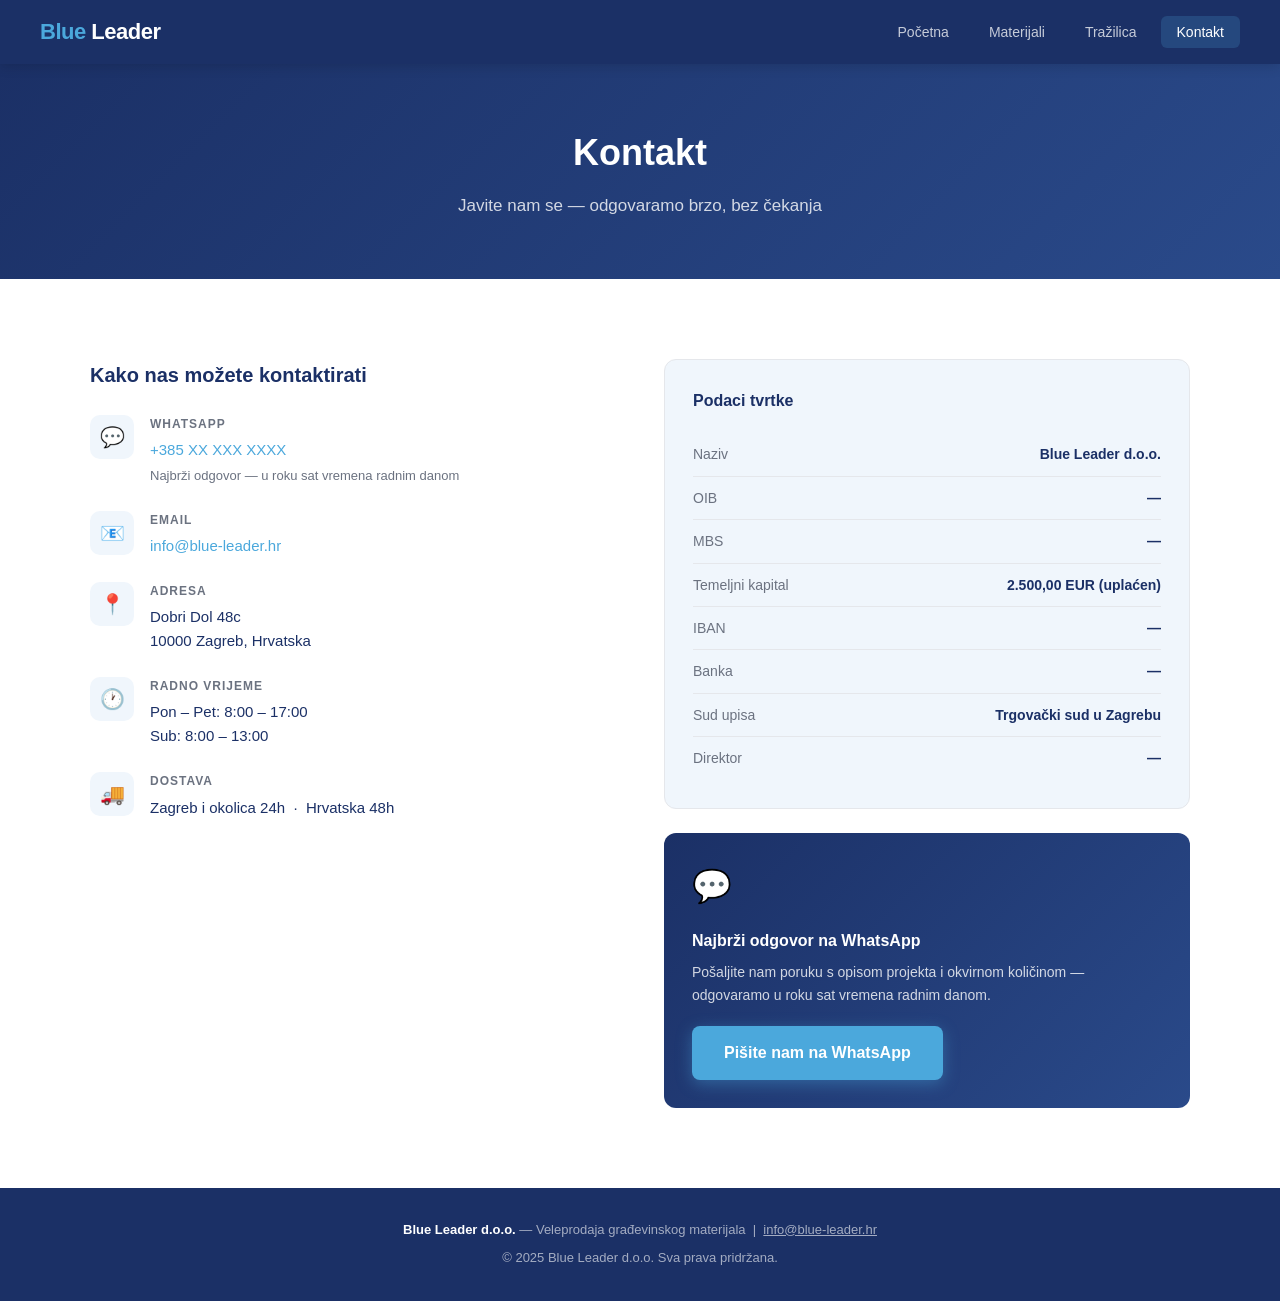
<file: kontakt.html>
<!DOCTYPE html>
<html lang="hr">
<head>
  <meta charset="UTF-8">
  <meta name="viewport" content="width=device-width, initial-scale=1.0">
  <title>Kontakt — Blue Leader</title>
  <meta name="description" content="Kontaktirajte Blue Leader d.o.o. — email, WhatsApp i adresa tvrtke.">
  <link rel="stylesheet" href="style.css">
</head>
<body>

<nav>
  <a href="index.html" class="logo"><span>Blue</span> Leader</a>
  <ul>
    <li><a href="index.html">Početna</a></li>
    <li><a href="usluge.html">Materijali</a></li>
    <li><a href="trazilica.html">Tražilica</a></li>
    <li><a href="kontakt.html" class="active">Kontakt</a></li>
  </ul>
</nav>

<div class="page-hero">
  <h1>Kontakt</h1>
  <p>Javite nam se — odgovaramo brzo, bez čekanja</p>
</div>

<section>
  <div class="container">
    <div class="contact-grid">

      <div class="contact-info">
        <h3>Kako nas možete kontaktirati</h3>

        <div class="contact-item">
          <div class="contact-icon">💬</div>
          <div>
            <div class="label">WhatsApp</div>
            <div class="value"><a href="https://wa.me/385XXXXXXXXX">+385 XX XXX XXXX</a></div>
            <div style="font-size:13px;color:var(--grey);margin-top:4px">Najbrži odgovor — u roku sat vremena radnim danom</div>
          </div>
        </div>

        <div class="contact-item">
          <div class="contact-icon">📧</div>
          <div>
            <div class="label">Email</div>
            <div class="value"><a href="mailto:info@blue-leader.hr">info@blue-leader.hr</a></div>
          </div>
        </div>

        <div class="contact-item">
          <div class="contact-icon">📍</div>
          <div>
            <div class="label">Adresa</div>
            <div class="value">Dobri Dol 48c<br>10000 Zagreb, Hrvatska</div>
          </div>
        </div>

        <div class="contact-item">
          <div class="contact-icon">🕐</div>
          <div>
            <div class="label">Radno vrijeme</div>
            <div class="value">Pon – Pet: 8:00 – 17:00<br>Sub: 8:00 – 13:00</div>
          </div>
        </div>

        <div class="contact-item">
          <div class="contact-icon">🚚</div>
          <div>
            <div class="label">Dostava</div>
            <div class="value">Zagreb i okolica 24h &nbsp;·&nbsp; Hrvatska 48h</div>
          </div>
        </div>
      </div>

      <div>
        <div class="legal-box">
          <h3>Podaci tvrtke</h3>
          <div class="legal-row"><span class="key">Naziv</span><span class="val">Blue Leader d.o.o.</span></div>
          <div class="legal-row"><span class="key">OIB</span><span class="val">—</span></div>
          <div class="legal-row"><span class="key">MBS</span><span class="val">—</span></div>
          <div class="legal-row"><span class="key">Temeljni kapital</span><span class="val">2.500,00 EUR (uplaćen)</span></div>
          <div class="legal-row"><span class="key">IBAN</span><span class="val">—</span></div>
          <div class="legal-row"><span class="key">Banka</span><span class="val">—</span></div>
          <div class="legal-row"><span class="key">Sud upisa</span><span class="val">Trgovački sud u Zagrebu</span></div>
          <div class="legal-row"><span class="key">Direktor</span><span class="val">—</span></div>
        </div>

        <div class="why-card" style="margin-top:24px;background:linear-gradient(135deg,#1B3066,#2a4a8a);color:white;border:none;">
          <div class="why-icon">💬</div>
          <h3 style="color:white">Najbrži odgovor na WhatsApp</h3>
          <p style="color:rgba(255,255,255,0.8)">Pošaljite nam poruku s opisom projekta i okvirnom količinom — odgovaramo u roku sat vremena radnim danom.</p>
          <a href="https://wa.me/385XXXXXXXXX" class="btn" style="margin-top:20px;display:inline-block">Pišite nam na WhatsApp</a>
        </div>
      </div>

    </div>
  </div>
</section>

<footer>
  <p><strong>Blue Leader d.o.o.</strong> — Veleprodaja građevinskog materijala &nbsp;|&nbsp; <a href="mailto:info@blue-leader.hr" style="color:rgba(255,255,255,0.6)">info@blue-leader.hr</a></p>
  <p style="margin-top:8px">© 2025 Blue Leader d.o.o. Sva prava pridržana.</p>
</footer>

</body>
</html>
</file>
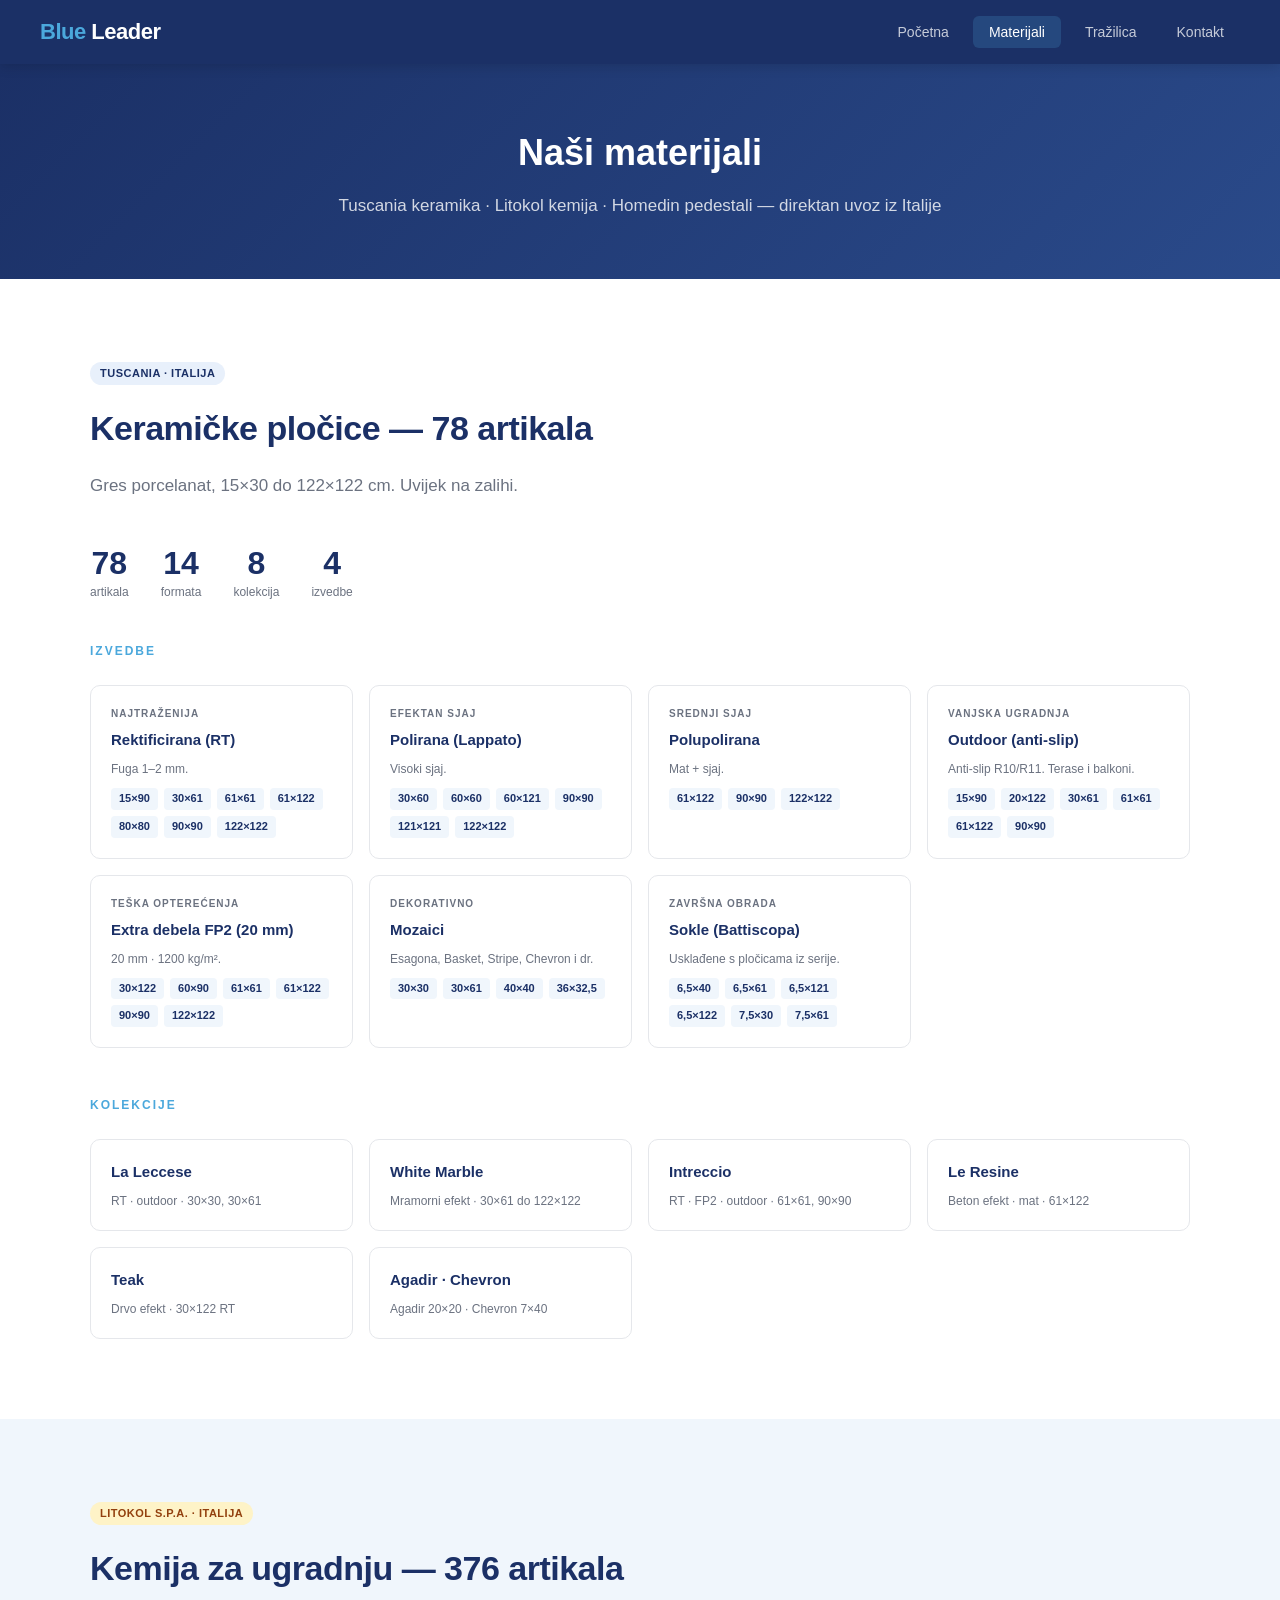
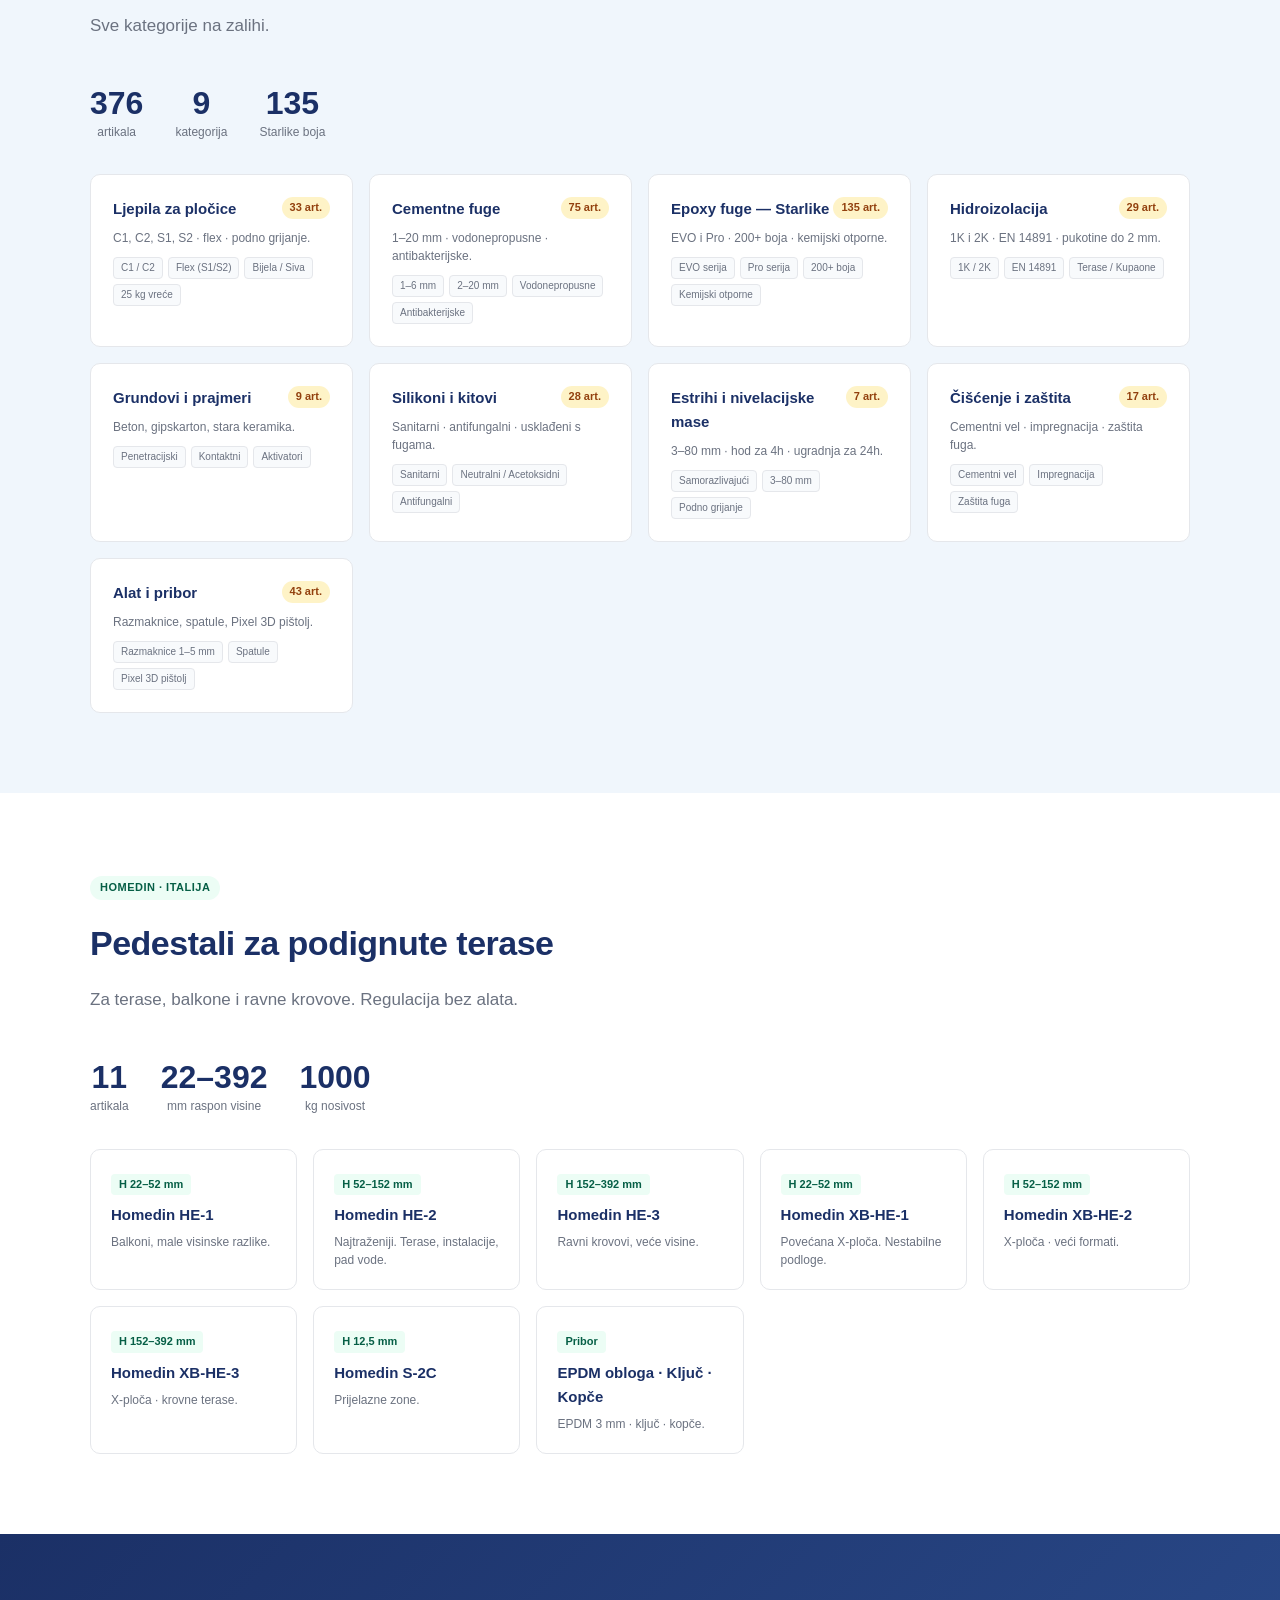
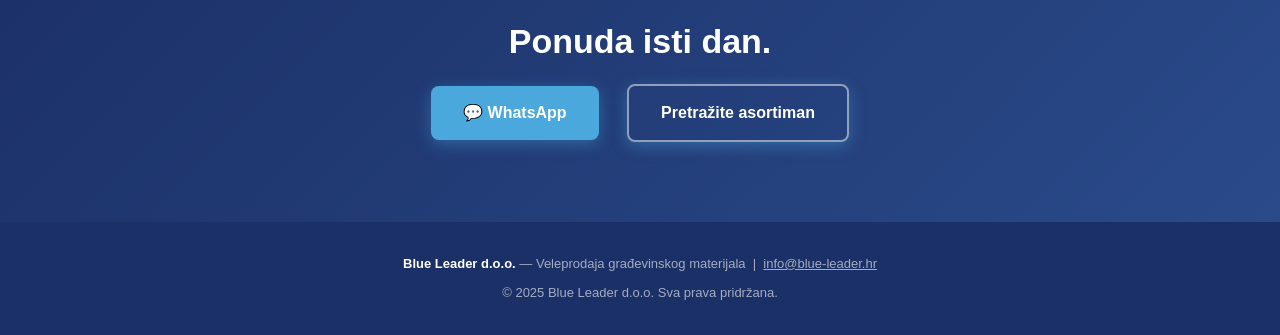
<file: usluge.html>
<!DOCTYPE html>
<html lang="hr">
<head>
  <meta charset="UTF-8">
  <meta name="viewport" content="width=device-width, initial-scale=1.0">
  <title>Naši materijali — Blue Leader</title>
  <meta name="description" content="Tuscania keramika, Litokol kemija i Homedin pedestali — kompletan asortiman direktno iz Italije po veleprodajnim cijenama.">
  <link rel="stylesheet" href="style.css">
  <style>
    .brand-badge {
      display: inline-block;
      font-size: 11px;
      font-weight: 700;
      letter-spacing: 0.5px;
      text-transform: uppercase;
      padding: 3px 10px;
      border-radius: 20px;
      margin-bottom: 16px;
    }
    .badge-tuscania { background: #e8f0fb; color: #1B3066; }
    .badge-litokol  { background: #fef3c7; color: #92400e; }
    .badge-homedin  { background: #ecfdf5; color: #065f46; }

    .series-grid {
      display: grid;
      grid-template-columns: repeat(auto-fill, minmax(220px, 1fr));
      gap: 16px;
      margin-top: 24px;
    }
    .series-card {
      background: white;
      border: 1px solid var(--border);
      border-radius: 10px;
      padding: 20px;
      transition: box-shadow 0.15s;
    }
    .series-card:hover { box-shadow: 0 4px 16px rgba(0,0,0,0.08); }
    .series-card .sc-label {
      font-size: 10px;
      font-weight: 700;
      letter-spacing: 1px;
      text-transform: uppercase;
      color: var(--grey);
      margin-bottom: 6px;
    }
    .series-card h4 {
      font-size: 15px;
      font-weight: 700;
      color: var(--navy);
      margin-bottom: 8px;
    }
    .series-card p {
      font-size: 12px;
      color: var(--grey);
      line-height: 1.5;
      margin: 0;
    }
    .format-tags {
      display: flex;
      flex-wrap: wrap;
      gap: 6px;
      margin-top: 10px;
    }
    .format-tag {
      font-size: 11px;
      background: var(--light);
      color: var(--navy);
      padding: 2px 8px;
      border-radius: 4px;
      font-weight: 600;
      white-space: nowrap;
    }

    .litokol-grid {
      display: grid;
      grid-template-columns: repeat(auto-fill, minmax(260px, 1fr));
      gap: 16px;
      margin-top: 24px;
    }
    .litokol-card {
      background: white;
      border: 1px solid var(--border);
      border-radius: 10px;
      padding: 22px;
      transition: box-shadow 0.15s;
    }
    .litokol-card:hover { box-shadow: 0 4px 16px rgba(0,0,0,0.08); }
    .litokol-card .lc-count {
      float: right;
      font-size: 11px;
      background: #fef3c7;
      color: #92400e;
      padding: 2px 8px;
      border-radius: 12px;
      font-weight: 700;
    }
    .litokol-card h4 {
      font-size: 15px;
      font-weight: 700;
      color: var(--navy);
      margin-bottom: 8px;
    }
    .litokol-card p {
      font-size: 12px;
      color: var(--grey);
      line-height: 1.5;
      margin: 0;
    }
    .litokol-card .lc-tags {
      display: flex;
      flex-wrap: wrap;
      gap: 5px;
      margin-top: 10px;
    }
    .litokol-card .lc-tag {
      font-size: 10px;
      background: #f8fafc;
      border: 1px solid var(--border);
      color: var(--grey);
      padding: 2px 7px;
      border-radius: 4px;
    }

    .pedestal-grid {
      display: grid;
      grid-template-columns: repeat(auto-fill, minmax(200px, 1fr));
      gap: 16px;
      margin-top: 24px;
    }
    .pedestal-card {
      background: white;
      border: 1px solid var(--border);
      border-radius: 10px;
      padding: 20px;
      transition: box-shadow 0.15s;
    }
    .pedestal-card:hover { box-shadow: 0 4px 16px rgba(0,0,0,0.08); }
    .pedestal-card .pc-range {
      display: inline-block;
      font-size: 11px;
      font-weight: 700;
      background: #ecfdf5;
      color: #065f46;
      padding: 2px 8px;
      border-radius: 4px;
      margin-bottom: 8px;
    }
    .pedestal-card h4 {
      font-size: 15px;
      font-weight: 700;
      color: var(--navy);
      margin-bottom: 6px;
    }
    .pedestal-card p {
      font-size: 12px;
      color: var(--grey);
      line-height: 1.5;
      margin: 0;
    }

    .stat-row {
      display: flex;
      gap: 32px;
      margin-top: 24px;
      flex-wrap: wrap;
    }
    .stat-item { text-align: center; }
    .stat-item .num {
      font-size: 32px;
      font-weight: 800;
      color: var(--navy);
      line-height: 1;
    }
    .stat-item .lbl {
      font-size: 12px;
      color: var(--grey);
      margin-top: 4px;
    }

    @media (max-width: 768px) {
      .series-grid, .litokol-grid, .pedestal-grid { grid-template-columns: 1fr 1fr; }
      .stat-row { gap: 20px; }
    }
    @media (max-width: 480px) {
      .series-grid, .litokol-grid, .pedestal-grid { grid-template-columns: 1fr; }
    }
  </style>
</head>
<body>

<nav>
  <a href="index.html" class="logo"><span>Blue</span> Leader</a>
  <ul>
    <li><a href="index.html">Početna</a></li>
    <li><a href="usluge.html" class="active">Materijali</a></li>
    <li><a href="trazilica.html">Tražilica</a></li>
    <li><a href="kontakt.html">Kontakt</a></li>
  </ul>
</nav>

<div class="page-hero">
  <h1>Naši materijali</h1>
  <p>Tuscania keramika · Litokol kemija · Homedin pedestali — direktan uvoz iz Italije</p>
</div>



<!-- ═══════════════════════════════════════════════════════ TUSCANIA ══ -->
<section>
  <div class="container">
    <span class="brand-badge badge-tuscania">Tuscania · Italija</span>
    <h2 class="section-title">Keramičke pločice — 78 artikala</h2>
    <p class="section-sub">Gres porcelanat, 15×30 do 122×122 cm. Uvijek na zalihi.</p>

    <div class="stat-row">
      <div class="stat-item"><div class="num">78</div><div class="lbl">artikala</div></div>
      <div class="stat-item"><div class="num">14</div><div class="lbl">formata</div></div>
      <div class="stat-item"><div class="num">8</div><div class="lbl">kolekcija</div></div>
      <div class="stat-item"><div class="num">4</div><div class="lbl">izvedbe</div></div>
    </div>

    <!-- Izvedbe -->
    <div class="section-label" style="margin-top:40px">Izvedbe</div>
    <div class="series-grid">

      <div class="series-card">
        <div class="sc-label">Najtraženija</div>
        <h4>Rektificirana (RT)</h4>
        <p>Fuga 1–2 mm.</p>
        <div class="format-tags">
          <span class="format-tag">15×90</span>
          <span class="format-tag">30×61</span>
          <span class="format-tag">61×61</span>
          <span class="format-tag">61×122</span>
          <span class="format-tag">80×80</span>
          <span class="format-tag">90×90</span>
          <span class="format-tag">122×122</span>
        </div>
      </div>

      <div class="series-card">
        <div class="sc-label">Efektan sjaj</div>
        <h4>Polirana (Lappato)</h4>
        <p>Visoki sjaj.</p>
        <div class="format-tags">
          <span class="format-tag">30×60</span>
          <span class="format-tag">60×60</span>
          <span class="format-tag">60×121</span>
          <span class="format-tag">90×90</span>
          <span class="format-tag">121×121</span>
          <span class="format-tag">122×122</span>
        </div>
      </div>

      <div class="series-card">
        <div class="sc-label">Srednji sjaj</div>
        <h4>Polupolirana</h4>
        <p>Mat + sjaj.</p>
        <div class="format-tags">
          <span class="format-tag">61×122</span>
          <span class="format-tag">90×90</span>
          <span class="format-tag">122×122</span>
        </div>
      </div>

      <div class="series-card">
        <div class="sc-label">Vanjska ugradnja</div>
        <h4>Outdoor (anti-slip)</h4>
        <p>Anti-slip R10/R11. Terase i balkoni.</p>
        <div class="format-tags">
          <span class="format-tag">15×90</span>
          <span class="format-tag">20×122</span>
          <span class="format-tag">30×61</span>
          <span class="format-tag">61×61</span>
          <span class="format-tag">61×122</span>
          <span class="format-tag">90×90</span>
        </div>
      </div>

      <div class="series-card">
        <div class="sc-label">Teška opterećenja</div>
        <h4>Extra debela FP2 (20 mm)</h4>
        <p>20 mm · 1200 kg/m².</p>
        <div class="format-tags">
          <span class="format-tag">30×122</span>
          <span class="format-tag">60×90</span>
          <span class="format-tag">61×61</span>
          <span class="format-tag">61×122</span>
          <span class="format-tag">90×90</span>
          <span class="format-tag">122×122</span>
        </div>
      </div>

      <div class="series-card">
        <div class="sc-label">Dekorativno</div>
        <h4>Mozaici</h4>
        <p>Esagona, Basket, Stripe, Chevron i dr.</p>
        <div class="format-tags">
          <span class="format-tag">30×30</span>
          <span class="format-tag">30×61</span>
          <span class="format-tag">40×40</span>
          <span class="format-tag">36×32,5</span>
        </div>
      </div>

      <div class="series-card">
        <div class="sc-label">Završna obrada</div>
        <h4>Sokle (Battiscopa)</h4>
        <p>Usklađene s pločicama iz serije.</p>
        <div class="format-tags">
          <span class="format-tag">6,5×40</span>
          <span class="format-tag">6,5×61</span>
          <span class="format-tag">6,5×121</span>
          <span class="format-tag">6,5×122</span>
          <span class="format-tag">7,5×30</span>
          <span class="format-tag">7,5×61</span>
        </div>
      </div>

    </div>

    <!-- Kolekcije -->
    <div class="section-label" style="margin-top:48px">Kolekcije</div>
    <div class="series-grid">
      <div class="series-card">
        <h4>La Leccese</h4>
        <p>RT · outdoor · 30×30, 30×61</p>
      </div>
      <div class="series-card">
        <h4>White Marble</h4>
        <p>Mramorni efekt · 30×61 do 122×122</p>
      </div>
      <div class="series-card">
        <h4>Intreccio</h4>
        <p>RT · FP2 · outdoor · 61×61, 90×90</p>
      </div>
      <div class="series-card">
        <h4>Le Resine</h4>
        <p>Beton efekt · mat · 61×122</p>
      </div>
      <div class="series-card">
        <h4>Teak</h4>
        <p>Drvo efekt · 30×122 RT</p>
      </div>
      <div class="series-card">
        <h4>Agadir · Chevron</h4>
        <p>Agadir 20×20 · Chevron 7×40</p>
      </div>
    </div>
  </div>
</section>


<!-- ══════════════════════════════════════════════════════════ LITOKOL ══ -->
<section class="trades-bg">
  <div class="container">
    <span class="brand-badge badge-litokol">Litokol S.p.A. · Italija</span>
    <h2 class="section-title">Kemija za ugradnju — 376 artikala</h2>
    <p class="section-sub">Sve kategorije na zalihi.</p>

    <div class="stat-row">
      <div class="stat-item"><div class="num">376</div><div class="lbl">artikala</div></div>
      <div class="stat-item"><div class="num">9</div><div class="lbl">kategorija</div></div>
      <div class="stat-item"><div class="num">135</div><div class="lbl">Starlike boja</div></div>
    </div>

    <div class="litokol-grid" style="margin-top:32px">

      <div class="litokol-card">
        <span class="lc-count">33 art.</span>
        <h4>Ljepila za pločice</h4>
        <p>C1, C2, S1, S2 · flex · podno grijanje.</p>
        <div class="lc-tags">
          <span class="lc-tag">C1 / C2</span>
          <span class="lc-tag">Flex (S1/S2)</span>
          <span class="lc-tag">Bijela / Siva</span>
          <span class="lc-tag">25 kg vreće</span>
        </div>
      </div>

      <div class="litokol-card">
        <span class="lc-count">75 art.</span>
        <h4>Cementne fuge</h4>
        <p>1–20 mm · vodonepropusne · antibakterijske.</p>
        <div class="lc-tags">
          <span class="lc-tag">1–6 mm</span>
          <span class="lc-tag">2–20 mm</span>
          <span class="lc-tag">Vodonepropusne</span>
          <span class="lc-tag">Antibakterijske</span>
        </div>
      </div>

      <div class="litokol-card">
        <span class="lc-count">135 art.</span>
        <h4>Epoxy fuge — Starlike</h4>
        <p>EVO i Pro · 200+ boja · kemijski otporne.</p>
        <div class="lc-tags">
          <span class="lc-tag">EVO serija</span>
          <span class="lc-tag">Pro serija</span>
          <span class="lc-tag">200+ boja</span>
          <span class="lc-tag">Kemijski otporne</span>
        </div>
      </div>

      <div class="litokol-card">
        <span class="lc-count">29 art.</span>
        <h4>Hidroizolacija</h4>
        <p>1K i 2K · EN 14891 · pukotine do 2 mm.</p>
        <div class="lc-tags">
          <span class="lc-tag">1K / 2K</span>
          <span class="lc-tag">EN 14891</span>
          <span class="lc-tag">Terase / Kupaone</span>
        </div>
      </div>

      <div class="litokol-card">
        <span class="lc-count">9 art.</span>
        <h4>Grundovi i prajmeri</h4>
        <p>Beton, gipskarton, stara keramika.</p>
        <div class="lc-tags">
          <span class="lc-tag">Penetracijski</span>
          <span class="lc-tag">Kontaktni</span>
          <span class="lc-tag">Aktivatori</span>
        </div>
      </div>

      <div class="litokol-card">
        <span class="lc-count">28 art.</span>
        <h4>Silikoni i kitovi</h4>
        <p>Sanitarni · antifungalni · usklađeni s fugama.</p>
        <div class="lc-tags">
          <span class="lc-tag">Sanitarni</span>
          <span class="lc-tag">Neutralni / Acetoksidni</span>
          <span class="lc-tag">Antifungalni</span>
        </div>
      </div>

      <div class="litokol-card">
        <span class="lc-count">7 art.</span>
        <h4>Estrihi i nivelacijske mase</h4>
        <p>3–80 mm · hod za 4h · ugradnja za 24h.</p>
        <div class="lc-tags">
          <span class="lc-tag">Samorazlivajući</span>
          <span class="lc-tag">3–80 mm</span>
          <span class="lc-tag">Podno grijanje</span>
        </div>
      </div>

      <div class="litokol-card">
        <span class="lc-count">17 art.</span>
        <h4>Čišćenje i zaštita</h4>
        <p>Cementni vel · impregnacija · zaštita fuga.</p>
        <div class="lc-tags">
          <span class="lc-tag">Cementni vel</span>
          <span class="lc-tag">Impregnacija</span>
          <span class="lc-tag">Zaštita fuga</span>
        </div>
      </div>

      <div class="litokol-card">
        <span class="lc-count">43 art.</span>
        <h4>Alat i pribor</h4>
        <p>Razmaknice, spatule, Pixel 3D pištolj.</p>
        <div class="lc-tags">
          <span class="lc-tag">Razmaknice 1–5 mm</span>
          <span class="lc-tag">Spatule</span>
          <span class="lc-tag">Pixel 3D pištolj</span>
        </div>
      </div>

    </div>
  </div>
</section>


<!-- ══════════════════════════════════════════════════════════ HOMEDIN ══ -->
<section>
  <div class="container">
    <span class="brand-badge badge-homedin">Homedin · Italija</span>
    <h2 class="section-title">Pedestali za podignute terase</h2>
    <p class="section-sub">Za terase, balkone i ravne krovove. Regulacija bez alata.</p>

    <div class="stat-row">
      <div class="stat-item"><div class="num">11</div><div class="lbl">artikala</div></div>
      <div class="stat-item"><div class="num">22–392</div><div class="lbl">mm raspon visine</div></div>
      <div class="stat-item"><div class="num">1000</div><div class="lbl">kg nosivost</div></div>
    </div>

    <div class="pedestal-grid" style="margin-top:32px">

      <div class="pedestal-card">
        <span class="pc-range">H 22–52 mm</span>
        <h4>Homedin HE-1</h4>
        <p>Balkoni, male visinske razlike.</p>
      </div>

      <div class="pedestal-card">
        <span class="pc-range">H 52–152 mm</span>
        <h4>Homedin HE-2</h4>
        <p>Najtraženiji. Terase, instalacije, pad vode.</p>
      </div>

      <div class="pedestal-card">
        <span class="pc-range">H 152–392 mm</span>
        <h4>Homedin HE-3</h4>
        <p>Ravni krovovi, veće visine.</p>
      </div>

      <div class="pedestal-card">
        <span class="pc-range">H 22–52 mm</span>
        <h4>Homedin XB-HE-1</h4>
        <p>Povećana X-ploča. Nestabilne podloge.</p>
      </div>

      <div class="pedestal-card">
        <span class="pc-range">H 52–152 mm</span>
        <h4>Homedin XB-HE-2</h4>
        <p>X-ploča · veći formati.</p>
      </div>

      <div class="pedestal-card">
        <span class="pc-range">H 152–392 mm</span>
        <h4>Homedin XB-HE-3</h4>
        <p>X-ploča · krovne terase.</p>
      </div>

      <div class="pedestal-card">
        <span class="pc-range">H 12,5 mm</span>
        <h4>Homedin S-2C</h4>
        <p>Prijelazne zone.</p>
      </div>

      <div class="pedestal-card">
        <span class="pc-range">Pribor</span>
        <h4>EPDM obloga · Ključ · Kopče</h4>
        <p>EPDM 3 mm · ključ · kopče.</p>
      </div>

    </div>
  </div>
</section>


<!-- ══════════════════════════════════════════════════════════════ CTA ══ -->
<section class="cta-banner">
  <div class="container">
    <h2>Ponuda isti dan.</h2>
    <a href="https://wa.me/385XXXXXXXXX?text=Pozdrav%2C%20trebam%20ponudu%20za%20materijal." class="btn" target="_blank" style="margin-right:12px">💬 WhatsApp</a>
    <a href="trazilica.html" class="btn btn-outline">Pretražite asortiman</a>
  </div>
</section>

<footer>
  <p><strong>Blue Leader d.o.o.</strong> — Veleprodaja građevinskog materijala &nbsp;|&nbsp; <a href="mailto:info@blue-leader.hr" style="color:rgba(255,255,255,0.6)">info@blue-leader.hr</a></p>
  <p style="margin-top:8px">© 2025 Blue Leader d.o.o. Sva prava pridržana.</p>
</footer>

</body>
</html>
</file>
<file: style.css>
* { margin: 0; padding: 0; box-sizing: border-box; }

:root {
  --navy: #1B3066;
  --blue: #4BA8DC;
  --light: #F0F6FC;
  --grey: #6b7280;
  --border: #e5e7eb;
  --white: #ffffff;
}

body {
  font-family: -apple-system, 'Helvetica Neue', Arial, sans-serif;
  color: #1a1a2e;
  font-size: 16px;
  line-height: 1.6;
  background: #fff;
}

/* ── NAV ── */
nav {
  background: var(--navy);
  padding: 0 40px;
  display: flex;
  align-items: center;
  justify-content: space-between;
  height: 64px;
  position: sticky;
  top: 0;
  z-index: 100;
  box-shadow: 0 2px 12px rgba(0,0,0,0.15);
}

.logo {
  font-size: 22px;
  font-weight: 900;
  color: white;
  text-decoration: none;
  letter-spacing: -0.5px;
}
.logo span { color: var(--blue); }

nav ul {
  display: flex;
  list-style: none;
  gap: 8px;
}

nav ul a {
  color: rgba(255,255,255,0.75);
  text-decoration: none;
  font-size: 14px;
  font-weight: 500;
  padding: 8px 16px;
  border-radius: 6px;
  transition: all 0.2s;
}
nav ul a:hover, nav ul a.active {
  color: white;
  background: rgba(75,168,220,0.2);
}

/* ── HERO ── */
.hero {
  background: linear-gradient(135deg, var(--navy) 0%, #2a4a8a 60%, #1a5a8a 100%);
  color: white;
  padding: 100px 40px;
  text-align: center;
  position: relative;
  overflow: hidden;
}
.hero::before {
  content: '';
  position: absolute;
  top: -50%;
  right: -20%;
  width: 600px;
  height: 600px;
  background: radial-gradient(circle, rgba(75,168,220,0.15) 0%, transparent 70%);
  border-radius: 50%;
}

.hero h1 {
  font-size: 48px;
  font-weight: 900;
  line-height: 1.1;
  margin-bottom: 20px;
  letter-spacing: -1px;
}
.hero h1 span { color: var(--blue); }
.hero p {
  font-size: 20px;
  opacity: 0.85;
  max-width: 600px;
  margin: 0 auto 40px;
}

.btn {
  display: inline-block;
  background: var(--blue);
  color: white;
  padding: 14px 32px;
  border-radius: 8px;
  font-size: 16px;
  font-weight: 700;
  text-decoration: none;
  transition: all 0.2s;
  box-shadow: 0 4px 16px rgba(75,168,220,0.4);
}
.btn:hover {
  background: #5bbce8;
  transform: translateY(-1px);
  box-shadow: 0 6px 20px rgba(75,168,220,0.5);
}
.btn-outline {
  background: transparent;
  border: 2px solid rgba(255,255,255,0.5);
  margin-left: 12px;
}
.btn-outline:hover {
  border-color: white;
  background: rgba(255,255,255,0.1);
  box-shadow: none;
}

/* ── SECTIONS ── */
section { padding: 80px 40px; }
.container { max-width: 1100px; margin: 0 auto; }

.section-label {
  font-size: 12px;
  font-weight: 700;
  text-transform: uppercase;
  letter-spacing: 2px;
  color: var(--blue);
  margin-bottom: 12px;
}
.section-title {
  font-size: 34px;
  font-weight: 800;
  color: var(--navy);
  margin-bottom: 16px;
  letter-spacing: -0.5px;
}
.section-sub {
  font-size: 17px;
  color: var(--grey);
  max-width: 560px;
  margin-bottom: 48px;
}

/* ── WHY GRID ── */
.why-grid {
  display: grid;
  grid-template-columns: repeat(auto-fit, minmax(240px, 1fr));
  gap: 24px;
}
.why-card {
  background: var(--light);
  border-radius: 12px;
  padding: 28px;
  border: 1px solid var(--border);
}
.why-icon {
  font-size: 32px;
  margin-bottom: 16px;
}
.why-card h3 {
  font-size: 16px;
  font-weight: 700;
  color: var(--navy);
  margin-bottom: 8px;
}
.why-card p {
  font-size: 14px;
  color: var(--grey);
  line-height: 1.6;
}

/* ── PRODUCTS ── */
.products-grid {
  display: grid;
  grid-template-columns: repeat(auto-fit, minmax(280px, 1fr));
  gap: 24px;
}
.product-card {
  background: white;
  border-radius: 12px;
  border: 1px solid var(--border);
  padding: 28px;
  transition: all 0.2s;
}
.product-card:hover {
  border-color: var(--blue);
  box-shadow: 0 4px 20px rgba(75,168,220,0.15);
  transform: translateY(-2px);
}
.product-card .category {
  font-size: 11px;
  font-weight: 700;
  text-transform: uppercase;
  letter-spacing: 1.5px;
  color: var(--blue);
  margin-bottom: 12px;
}
.product-card h3 {
  font-size: 18px;
  font-weight: 700;
  color: var(--navy);
  margin-bottom: 10px;
}
.product-card p {
  font-size: 14px;
  color: var(--grey);
  line-height: 1.6;
}

/* ── TRADES SECTION ── */
.trades-bg { background: var(--light); }
.trades-list {
  display: flex;
  flex-wrap: wrap;
  gap: 12px;
}
.trade-tag {
  background: white;
  border: 1px solid var(--border);
  border-radius: 8px;
  padding: 10px 20px;
  font-size: 14px;
  font-weight: 600;
  color: var(--navy);
}
.trade-tag .dot {
  display: inline-block;
  width: 8px;
  height: 8px;
  background: var(--blue);
  border-radius: 50%;
  margin-right: 8px;
}

/* ── CTA BANNER ── */
.cta-banner {
  background: linear-gradient(135deg, var(--navy), #2a4a8a);
  color: white;
  text-align: center;
  padding: 80px 40px;
}
.cta-banner h2 {
  font-size: 34px;
  font-weight: 800;
  margin-bottom: 16px;
}
.cta-banner p {
  font-size: 18px;
  opacity: 0.85;
  margin-bottom: 36px;
}

/* ── CONTACT ── */
.contact-grid {
  display: grid;
  grid-template-columns: 1fr 1fr;
  gap: 48px;
  align-items: start;
}
.contact-info h3 {
  font-size: 20px;
  font-weight: 700;
  color: var(--navy);
  margin-bottom: 24px;
}
.contact-item {
  display: flex;
  gap: 16px;
  margin-bottom: 24px;
  align-items: flex-start;
}
.contact-icon {
  width: 44px;
  height: 44px;
  background: var(--light);
  border-radius: 10px;
  display: flex;
  align-items: center;
  justify-content: center;
  font-size: 20px;
  flex-shrink: 0;
}
.contact-item .label {
  font-size: 12px;
  font-weight: 700;
  text-transform: uppercase;
  letter-spacing: 1px;
  color: var(--grey);
  margin-bottom: 4px;
}
.contact-item .value {
  font-size: 15px;
  color: var(--navy);
  font-weight: 500;
}
.contact-item a {
  color: var(--blue);
  text-decoration: none;
}

.legal-box {
  background: var(--light);
  border-radius: 12px;
  padding: 28px;
  border: 1px solid var(--border);
}
.legal-box h3 {
  font-size: 16px;
  font-weight: 700;
  color: var(--navy);
  margin-bottom: 20px;
}
.legal-row {
  display: flex;
  justify-content: space-between;
  padding: 10px 0;
  border-bottom: 1px solid var(--border);
  font-size: 14px;
}
.legal-row:last-child { border-bottom: none; }
.legal-row .key { color: var(--grey); }
.legal-row .val { font-weight: 600; color: var(--navy); }

/* ── FOOTER ── */
footer {
  background: var(--navy);
  color: rgba(255,255,255,0.6);
  padding: 32px 40px;
  text-align: center;
  font-size: 13px;
}
footer strong { color: white; }

/* ── PAGE HERO (subpages) ── */
.page-hero {
  background: linear-gradient(135deg, var(--navy) 0%, #2a4a8a 100%);
  color: white;
  padding: 60px 40px;
  text-align: center;
}
.page-hero h1 { font-size: 36px; font-weight: 800; margin-bottom: 10px; }
.page-hero p { font-size: 17px; opacity: 0.8; }

/* ── RESPONSIVE ── */
@media (max-width: 768px) {
  .hero h1 { font-size: 32px; }
  .hero p { font-size: 16px; }
  nav { padding: 0 20px; }
  nav ul { gap: 4px; }
  nav ul a { padding: 6px 10px; font-size: 13px; }
  section { padding: 60px 20px; }
  .contact-grid { grid-template-columns: 1fr; }
  .section-title { font-size: 26px; }
}
</file>
